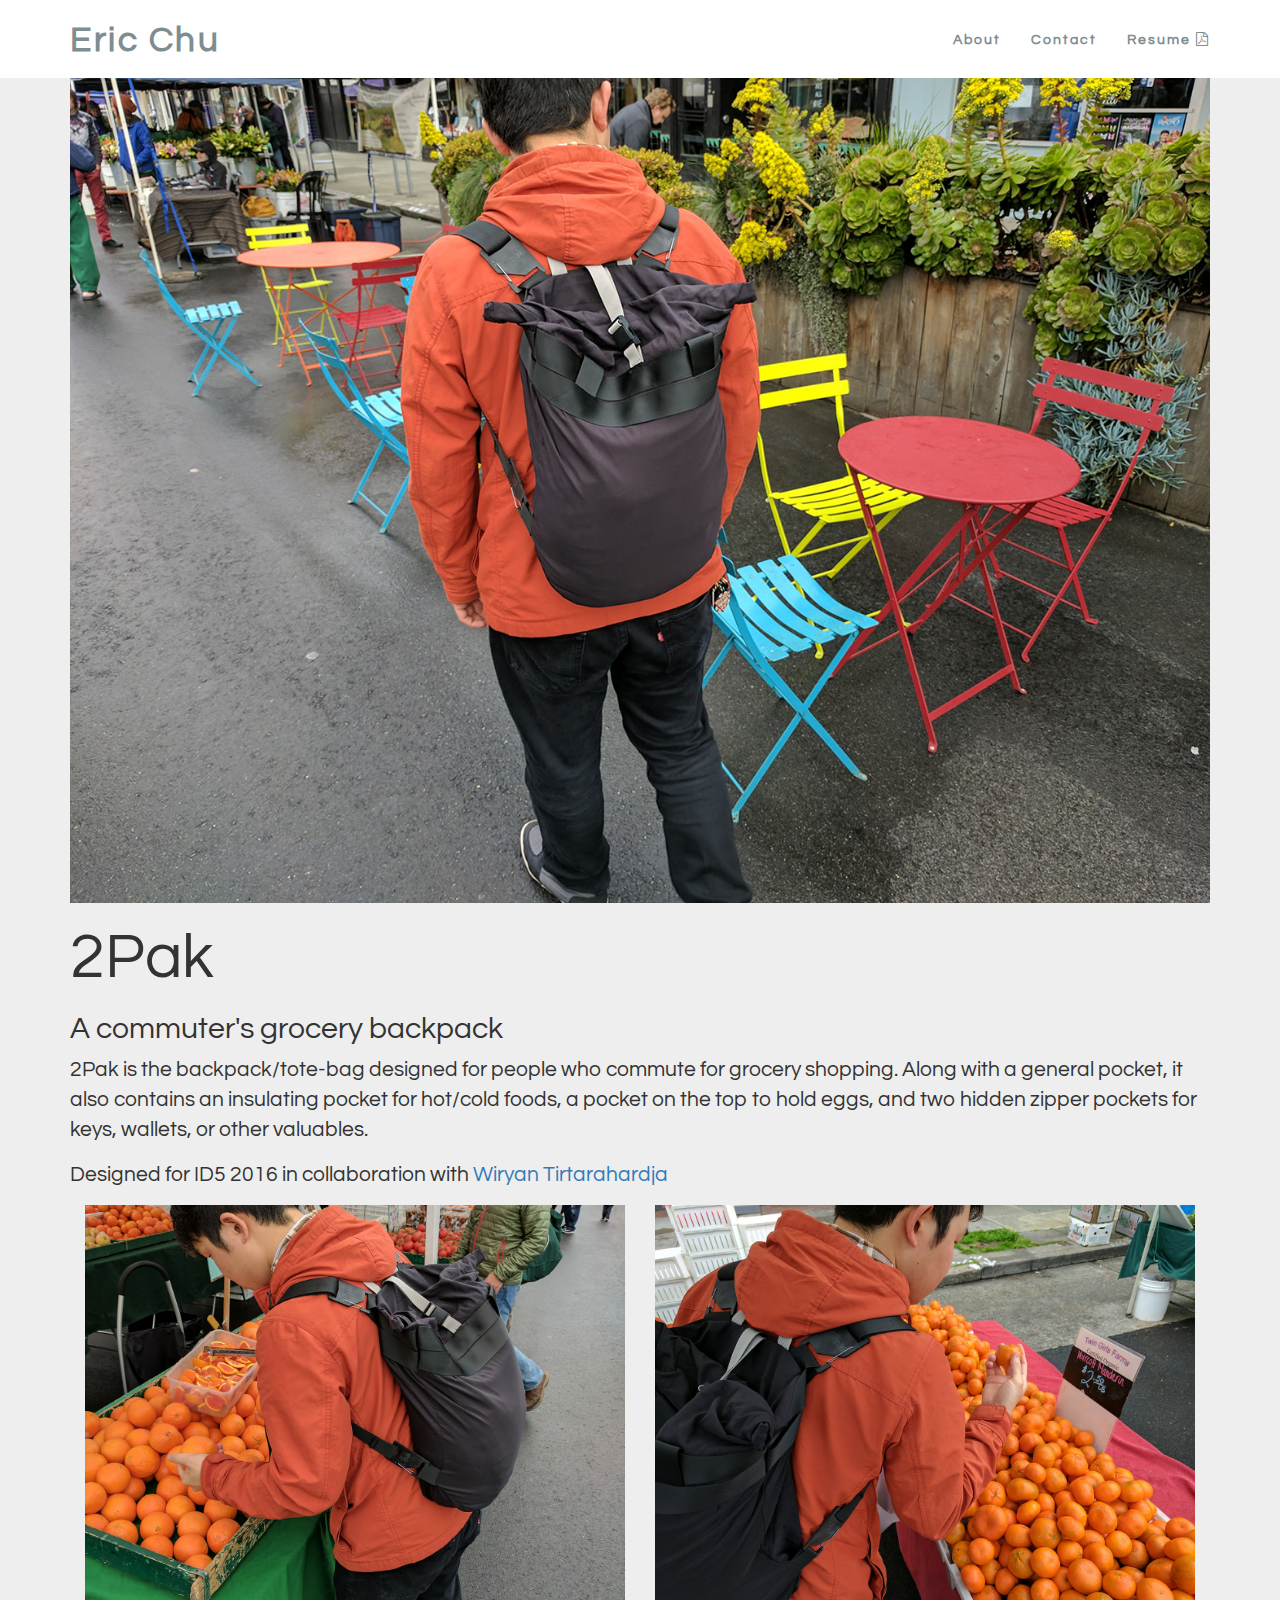
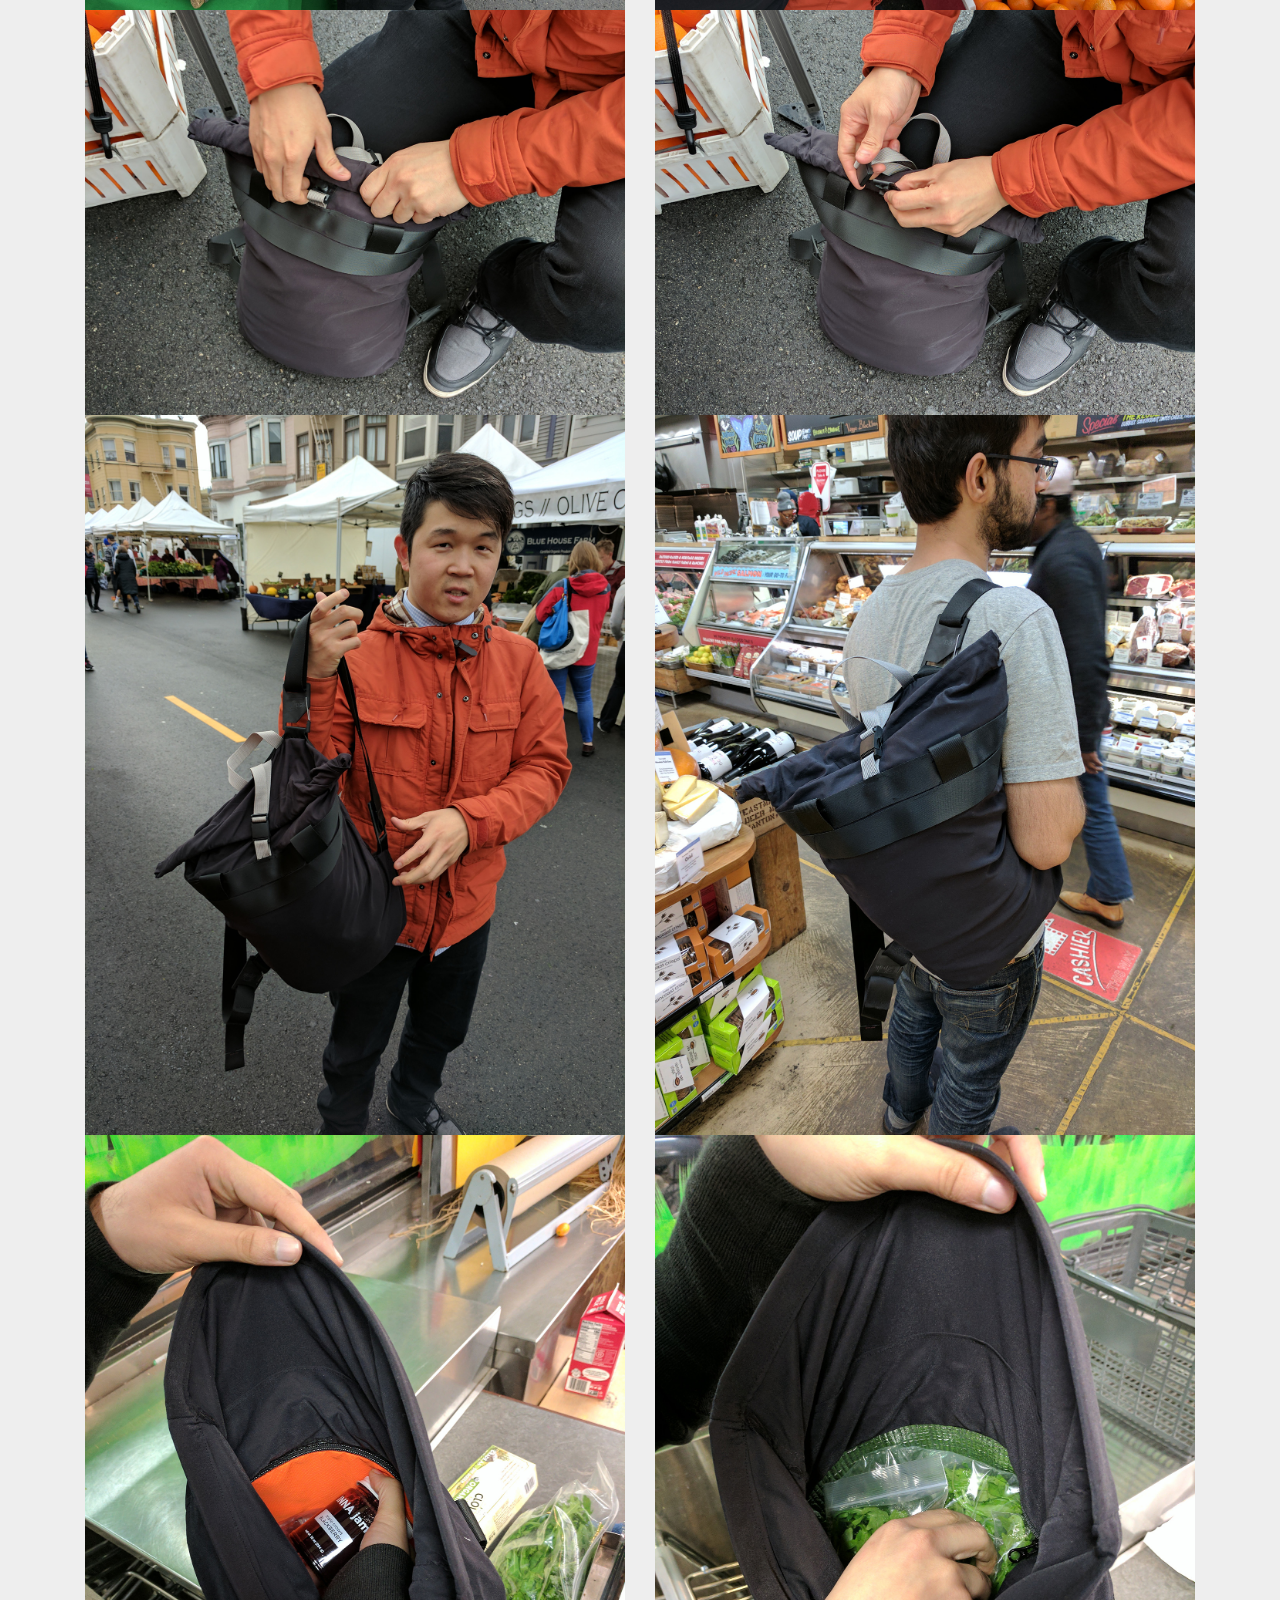
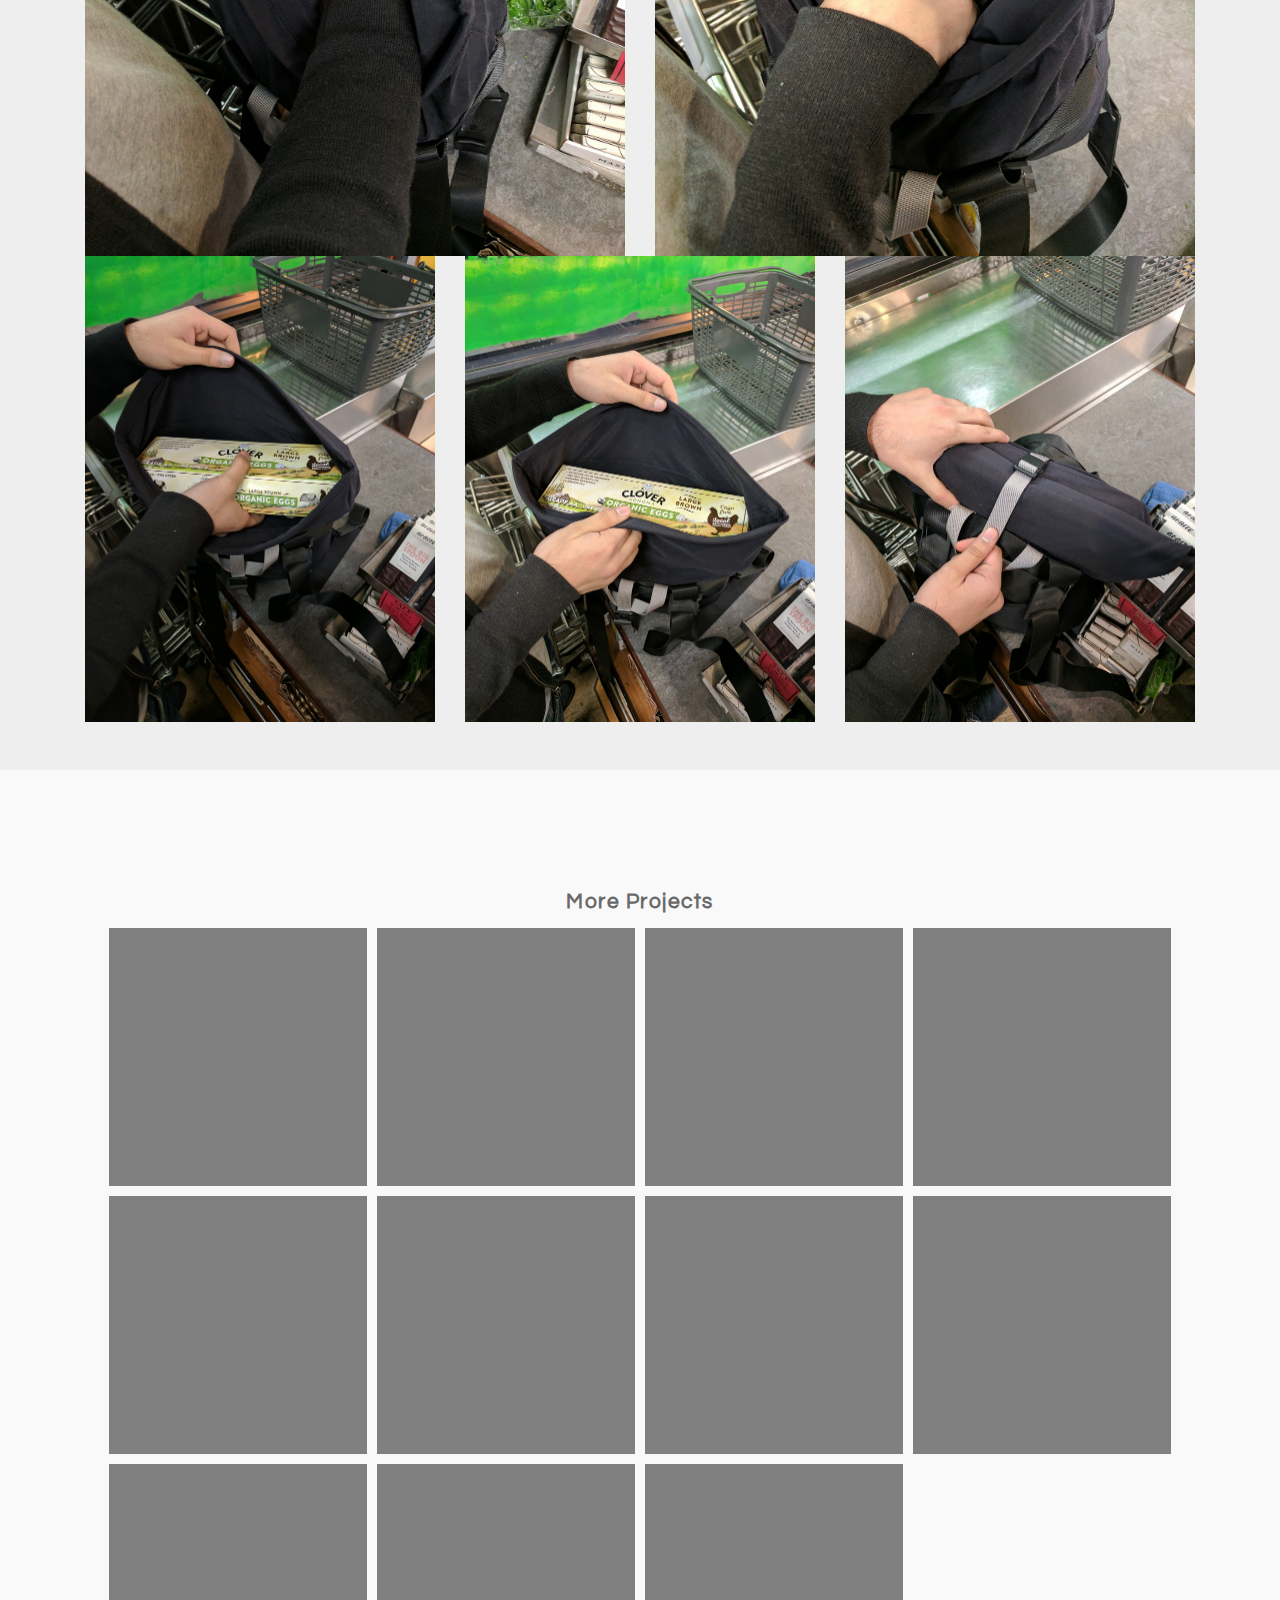
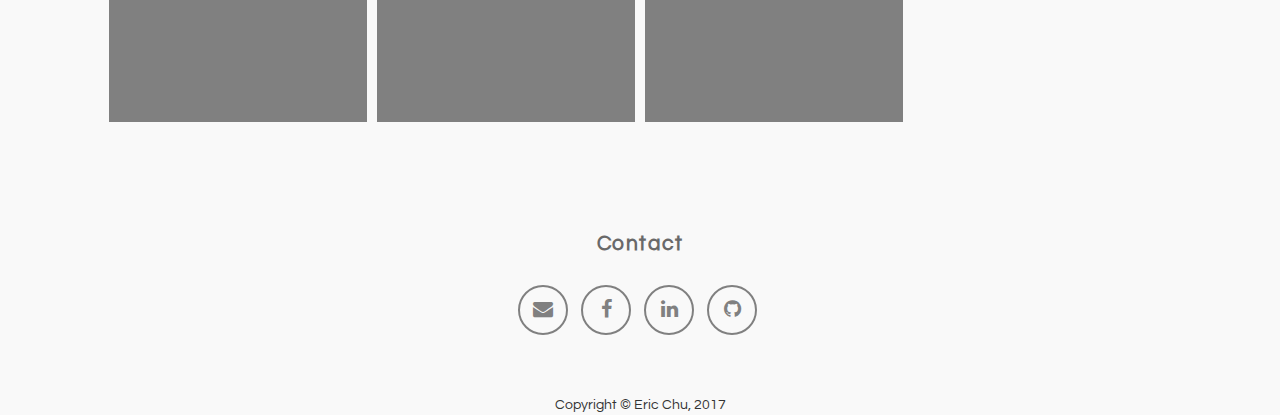
<file: 2Pak.html>
<!DOCTYPE html>
<html lang="en">

  <!-- START HEAD -->  
<head>
    <meta charset="utf-8">
    <meta http-equiv="X-UA-Compatible" content="IE=edge">
    <meta name="viewport" content="width=device-width, initial-scale=1">
    <meta name="description" content="">
    <meta name="author" content="Eric Chu">
    <!-- The above 3 meta tags *must* come first in the head; any other head content must come *after* these tags -->
    <title>2Pak - Eric Chu</title>

    <!-- Bootstrap -->
    <link href="css/bootstrap.min.css" rel="stylesheet">
    <link href="css/personal.css" rel="stylesheet">
    <link href="https://fonts.googleapis.com/css?family=Questrial" rel="stylesheet">
    <link rel="stylesheet" href="https://maxcdn.bootstrapcdn.com/font-awesome/4.4.0/css/font-awesome.min.css">
    <!-- HTML5 Shim and Respond.js IE8 support of HTML5 elements and media queries -->
    <!-- WARNING: Respond.js doesn't work if you view the page via file:// -->
    <!--[if lt IE 9]>
      <script src="https://oss.maxcdn.com/html5shiv/3.7.2/html5shiv.min.js"></script>
      <script src="https://oss.maxcdn.com/respond/1.4.2/respond.min.js"></script>
    <![endif]-->
</head>

<!-- START BODY -->
<body id="pagetop">

    <!-- Navigation -->
    <nav class="navbar navbar-fixed-top navbar-custom" role="navigation">
        <div class="container">
            <!-- Brand and toggle get grouped for better mobile display -->
            <div class="navbar-header">
                <button type="button" class="navbar-toggle collapsed" data-toggle="collapse" data-target="#bs-example-navbar-collapse-1">
                    <span class="sr-only">Toggle navigation</span>
                    <span class="icon-bar"></span>
                    <span class="icon-bar"></span>
                    <span class="icon-bar"></span>
                </button>
                <a class="navbar-brand" href="index.html">Eric Chu</a>
            </div>
            <!-- Collect the nav links, forms, and other content for toggling -->
            <div class="collapse navbar-collapse" id="bs-example-navbar-collapse-1">
                <ul class="nav navbar-nav navbar-right">
                    <li>
                        <a href="index.html#about">About</a> 
                    </li>
                    <li>
                        <a href="#contact">Contact</a>
                    </li>
                    <li>
                        <a href="files/Eric Chu - Industrial Design Resume.pdf">Resume <i class="fa fa-file-pdf-o" aria-hidden="true"></i></a> 
                    </li>
                </ul>
            </div>
            <!-- /.navbar-collapse -->
        </div>
        <!-- /.container -->
    </nav>
    

    <!-- Page Content --> 
    <div class="jumbotron">
        <div class="container">
            <img class="img-responsive" src="img/2PakHero.jpg">
            <h1>2Pak</h1>
            <h2>A commuter's grocery backpack</h2>
            <p>
                2Pak is the backpack/tote-bag designed for people who commute for grocery shopping. Along with a general pocket, it also contains an insulating pocket for hot/cold foods, a pocket on the top to hold eggs, and two hidden zipper pockets for keys, wallets, or other valuables. 
            </p>
            <p>
                Designed for ID5 2016 in collaboration with <a href="http://www.wiryantirta.com/">Wiryan Tirtarahardja</a>
            </p>
            <img class="col-md-6 col-xs-6 img-responsive img-pad img-pad-right" src="img/2Pak1.jpg">
            <img class="col-md-6 col-xs-6 img-responsive img-pad img-pad-left" src="img/2Pak2.jpg">
            <img class="col-md-6 col-xs-6 img-responsive img-pad img-pad-right" src="img/2Pak3.jpg">
            <img class="col-md-6 col-xs-6 img-responsive img-pad img-pad-left" src="img/2Pak4.jpg">
            <img class="col-md-6 col-xs-6 img-responsive img-pad img-pad-right" src="img/2Pak5.jpg">
            <img class="col-md-6 col-xs-6 img-responsive img-pad img-pad-left" src="img/2Pak6.jpg">
            <img class="col-md-6 col-xs-6 img-responsive img-pad img-pad-right" src="img/2Pak7.jpg">
            <img class="col-md-6 col-xs-6 img-responsive img-pad img-pad-left" src="img/2Pak8.jpg">
           
            <img class="col-md-4 col-xs-4 img-responsive img-pad-right " src="img/2Pak9.jpg">
            <img class="col-md-4 col-xs-4 img-responsive img-pad-mid" src="img/2Pak10.jpg">
            <img class="col-md-4 col-xs-4 img-responsive img-pad-left" src="img/2Pak11.jpg">
         

            
        </div>
    </div>

    
<!-- 
    <section>
        <div class="container container-pad">
            <div class="row">
                <div class="col-lg-12 text-center">
                    <h1 id="Projects">
                        Xbox One Controller Rendering Exercise
                    </h1>
                </div>
            </div>
            <div class="col-lg-12 container">
                <img class="img-responsive" src="img/XboxOneControllerHero.jpg">
            </div>
        </div>
    </section>

 -->
    <!-- Grid -->
    <section>
    <div class="container container-pad">
        <!-- Grid Title -->
        <div class="row">
            <div class="col-lg-12 text-center">
                <h2 id="Projects">
                    More Projects
                </h2>
            </div>
        </div>
        <!-- Grid Begins -->
        <div class="row">
            <div class="col-sm-3 col-xs-6 grid-item">
                <div class="hovereffect">
                    <a href="AdaptiveShoes.html">
                        <img class="img-responsive" src="img/AdaptiveShoesGrid.jpg" alt="">
                        <div class="overlay">
                            <h2>Adaptive Shoes</h2>
                            <p> 
                                The fusion of 3D printing and shoes
                            </p> 
                        </div>
                    </a>
                </div>
            </div>
            <div class="col-sm-3 col-xs-6 grid-item">
                <div class="hovereffect">
                    <a href="LADR LADR.html">
                        <img class="img-responsive" src="img/LADRLADRGrid.jpg" alt="">
                        <div class="overlay">
                        <h2>LADR LADR</h2>
                            <p> 
                                Vermicomposting ladder planter
                            </p> 
                        </div>
                    </a>
                </div>
            </div>
            <div class="col-sm-3 col-xs-6 grid-item">
                <div class="hovereffect">
                    <a href="2Pak.html">
                        <img class="img-responsive" src="img/2PakGrid.jpg" alt="">
                        <div class="overlay">
                        <h2>2Pak</h2>
                            <p> 
                                A commuter's grocery backpack 
                            </p> 
                        </div>
                    </a>
                </div>
            </div>
            <div class="col-sm-3 col-xs-6 grid-item">
                <div class="hovereffect">
                    <a href="HeroPak.html">
                        <img class="img-responsive" src="img/HeroPakGrid.jpg" alt="">
                        <div class="overlay">
                        <h2>Camelbak Hero Pak</h2>
                            <p> 
                                Emergency water filtration backpack system for earthquake survivors
                            </p> 
                        </div>
                    </a>
                </div>
            </div>
            <div class="col-sm-3 col-xs-6 grid-item">
                <div class="hovereffect">
                    <a href="Onigiri.html">
                        <img class="img-responsive" src="img/OnigiriGrid.jpg" alt="">
                        <div class="overlay">
                        <h2>Onigiri</h2>
                            <p> 
                                Vending machine for onigiri's, a popular Japanese snack
                            </p> 
                        </div>
                    </a>
                </div>
            </div>
            <div class="col-sm-3 col-xs-6 grid-item">
                <div class="hovereffect">
                    <a href="ConicCutlery.html">
                        <img class="img-responsive" src="img/ConicCutleryGrid.jpg" alt="">
                        <div class="overlay">
                        <h2>Conic Cutlery Set</h2>
                            <p> 
                                Wall-mounted stainless steel cutlery set with chopping board
                            </p>  
                        </div>
                    </a>
                </div>
            </div>
            <div class="col-sm-3 col-xs-6 grid-item">
                <div class="hovereffect">
                    <a href="OtherYo.html">
                        <img class="img-responsive" src="img/OtherYoGrid.jpg
                        " alt="">
                        <div class="overlay">
                        <h2>OtherYo</h2>
                            <p> 
                                CNC milled yoyo made on the OtherMill
                            </p>  
                        </div>
                    </a>
                </div>
            </div>
            <div class="col-sm-3 col-xs-6 grid-item">
                <div class="hovereffect">
                    <a href="SmallComfyChair.html">
                        <img class="img-responsive" src="img/ComfyChairGrid.jpg" alt="">
                        <div class="overlay">
                        <h2>Small Comfy Chair</h2>
                            <p> 
                                $24 Lasercut plywood chair
                            </p>  
                        </div>
                    </a>
                </div>
            </div>
            <div class="col-sm-3 col-xs-6 grid-item">
                <div class="hovereffect">
                    <a href="Sake.html">
                        <img class="img-responsive" src="img/SakeGrid.jpg" alt="">
                        <div class="overlay">
                        <h2>Sake: Unfiltered</h2>
                            <p> 
                                Sake packaging
                            </p>  
                        </div>
                    </a>
                </div>
            </div>
            <div class="col-sm-3 col-xs-6 grid-item">
                <div class="hovereffect">
                    <a href="DamaxionTea.html">
                        <img class="img-responsive" src="img/TeaGrid.jpg" alt="">
                        <div class="overlay">
                        <h2>Damaxion Tea</h2>
                            <p> 
                                Tea packaging inspired by Buckminster Fuller's works
                            </p>  
                        </div>
                    </a>
                </div>
            </div>
            <!-- <div class="col-sm-3 col-xs-6 grid-item">
                <div class="hovereffect">
                    <a href="SphereCam.html">
                        <img class="img-responsive" src="img/SphereCamGrid.jpg" alt="">
                        <div class="overlay">
                        <h2>FlipFlap</h2>
                            <p> 
                                Personal drone camera for outdoor enthusiasts
                            </p>  
                        </div>
                    </a>
                </div>
            </div> -->
            <div class="col-sm-3 col-xs-6 grid-item">
                <div class="hovereffect">
                    <a href="XboxOneControllerRender.html">
                        <img class="img-responsive" src="img/XboxOneControllerGrid.jpg" alt="">
                        <div class="overlay">
                        <h2>Xbox One Controller Render</h2>
                            <p> 
                                Solidworks 3D modeling exercise
                            </p>  
                        </div>
                    </a>
                </div>
            </div>
        </div>   
    </div>
    </section>


    <!-- About Section -->
    <section class="about">
        <div class="container">
            <div class="row">
                <div id="contact" class="col-lg-12 text-center">
                    <h2>Contact</h2>
                    <ul class="list-inline">
                        <li>
                            <a href="mailto:eric@ericchu.design" class="btn-social btn-outline"><i class="fa fa-envelope" aria-hidden="true"></i></a>
                        </li>
                        <li>
                            <a href="https://www.facebook.com/YoChu" class="btn-social btn-outline"><i class="fa fa-facebook"></i></a>
                        </li>
                        <li>
                            <a href="https://www.linkedin.com/in/yochu" class="btn-social btn-outline"><i class="fa fa-linkedin"></i></a>
                        </li>
                        <li>
                            <a href="https://github.com/yochu" class="btn-social btn-outline"><i class="fa fa-github"></i></a>
                        </li>
                    </ul>
                </div>
            </div>
        </div>
    </section>


    <!-- Footer -->
    <footer class="text-center">
        <div class="footer-below">
            <div class="container">
                <div class="row">
                    <div class="col-md-12">
                        Copyright &copy; Eric Chu, 2017
                    </div>
                </div>
            </div>
        </div>
    </footer>

    

    <!-- jQuery (necessary for Bootstrap's JavaScript plugins) -->
    <script src="https://ajax.googleapis.com/ajax/libs/jquery/1.12.4/jquery.min.js"></script>
    <!-- Include all compiled plugins (below), or include individual files as needed -->
    <script src="js/bootstrap.min.js"></script>
  </body>
</html>
</file>
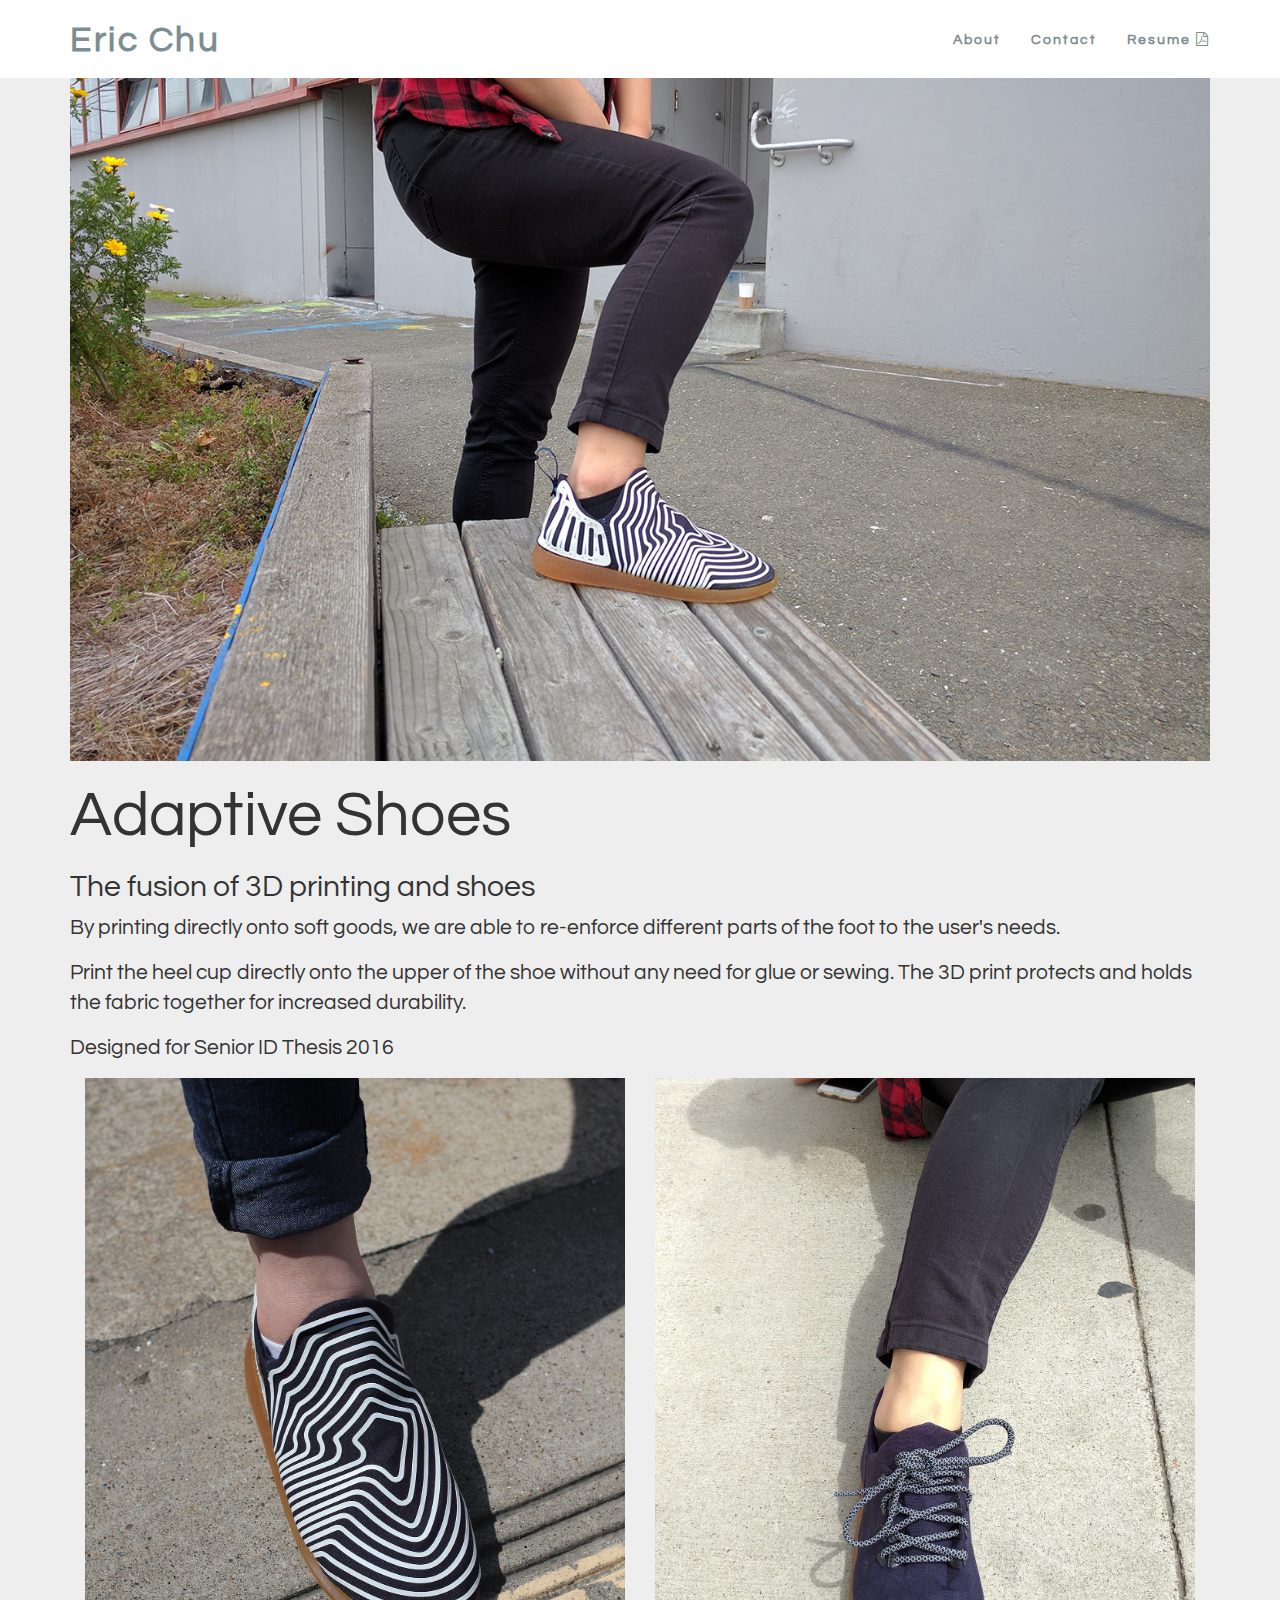
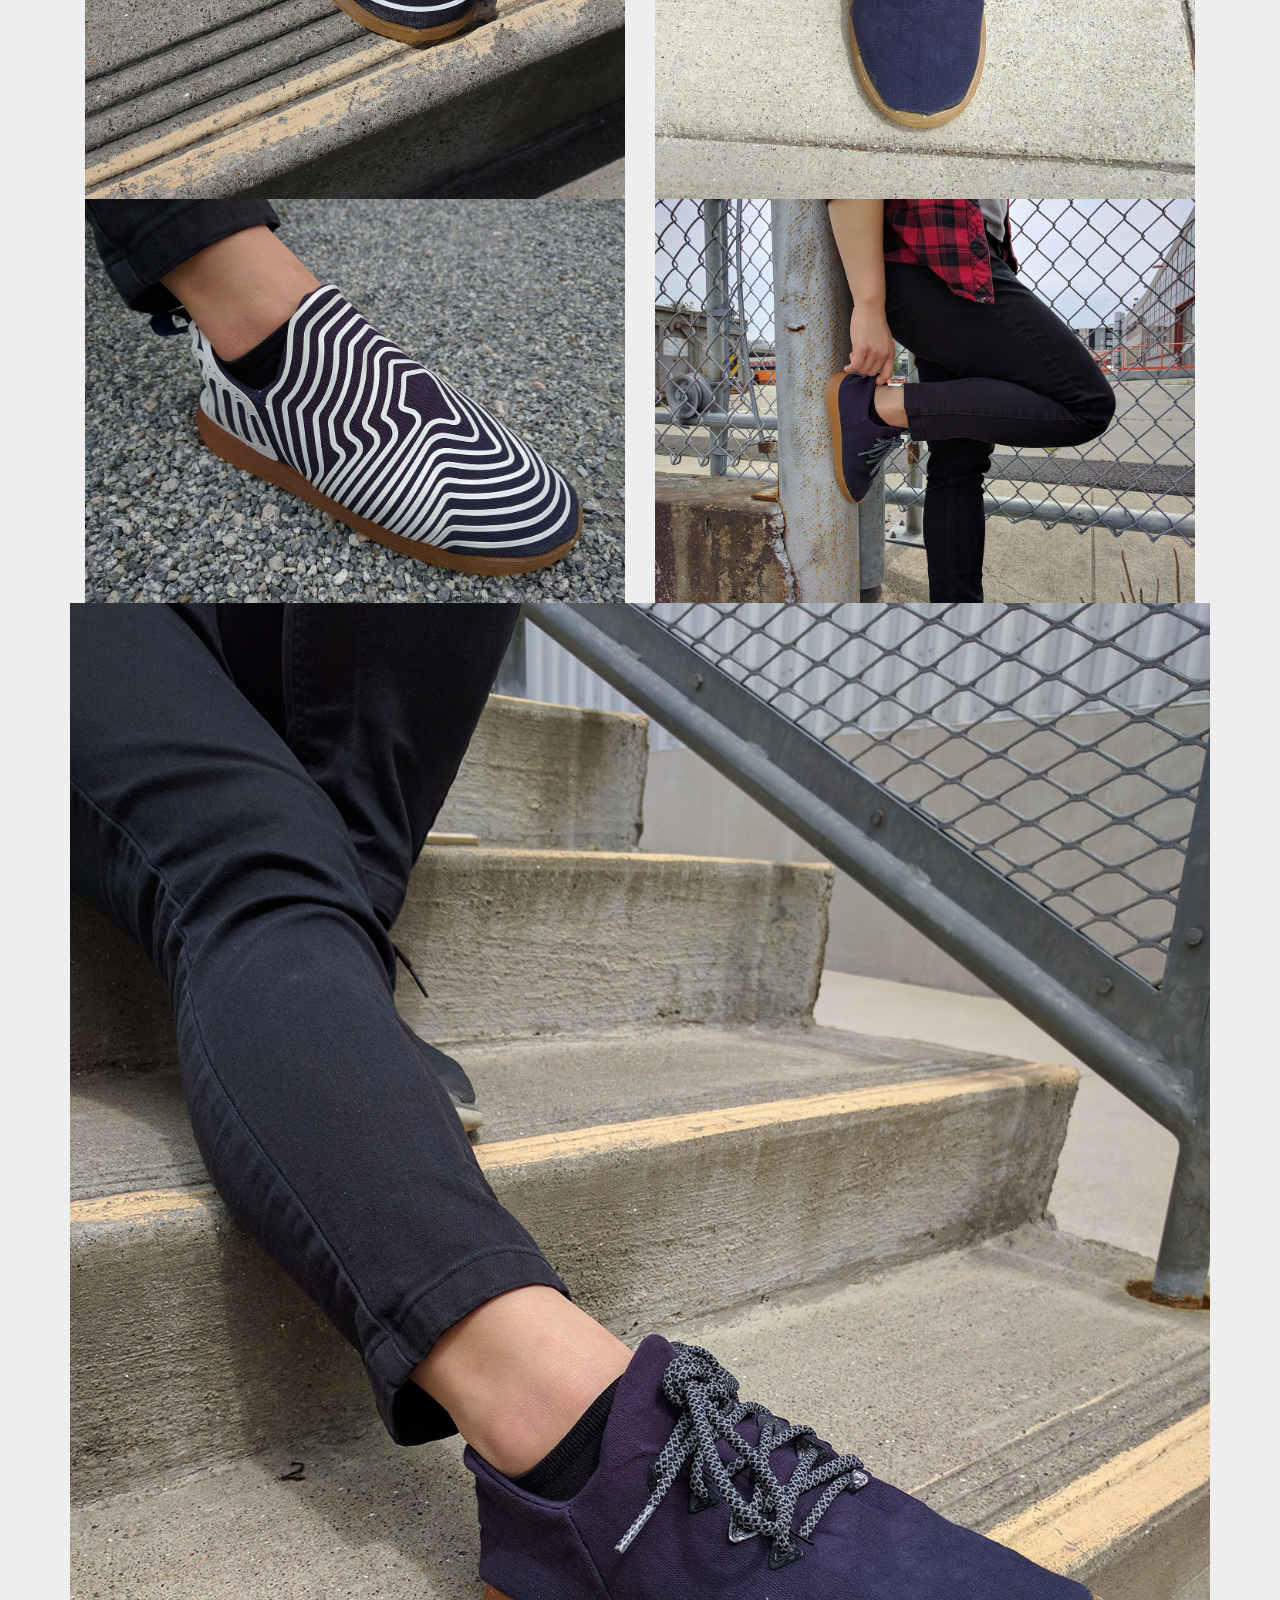
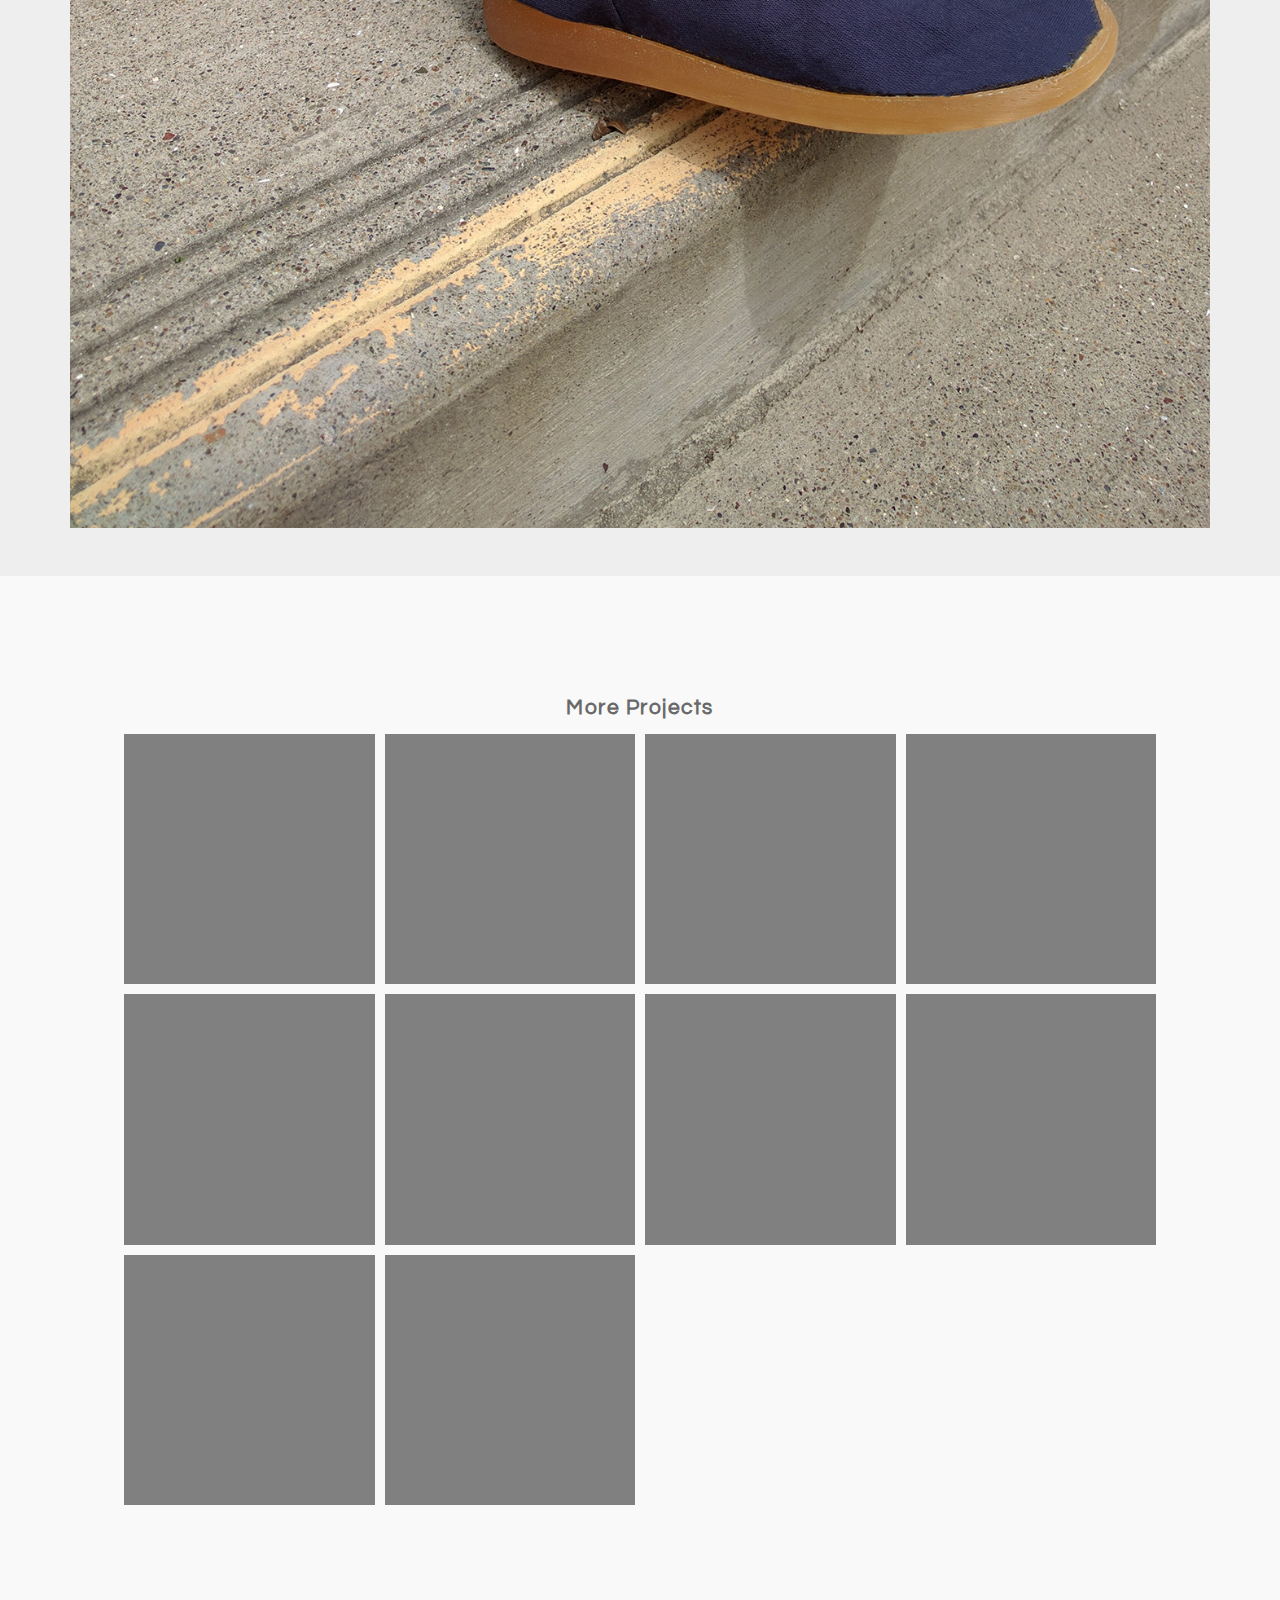
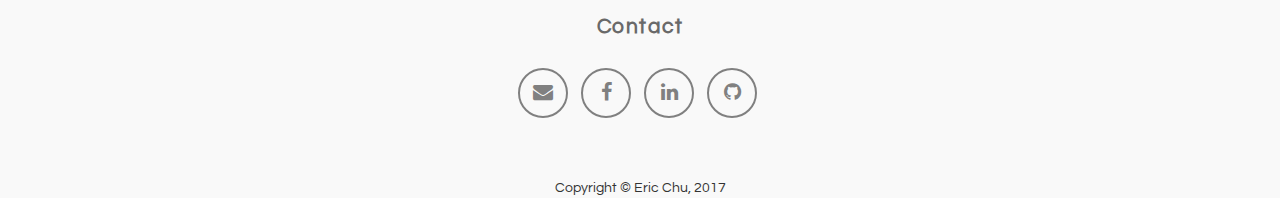
<file: AdaptiveShoes.html>
<!DOCTYPE html>
<html lang="en">

  <!-- START HEAD -->  
<head>
    <meta charset="utf-8">
    <meta http-equiv="X-UA-Compatible" content="IE=edge">
    <meta name="viewport" content="width=device-width, initial-scale=1">
    <meta name="description" content="">
    <meta name="author" content="Eric Chu">
    <!-- The above 3 meta tags *must* come first in the head; any other head content must come *after* these tags -->
    <title>Adaptive Shoes - Eric Chu</title>

    <!-- Bootstrap -->
    <link href="css/bootstrap.min.css" rel="stylesheet">
    <link href="css/personal.css" rel="stylesheet">
    <link href="https://fonts.googleapis.com/css?family=Questrial" rel="stylesheet">
    <link rel="stylesheet" href="https://maxcdn.bootstrapcdn.com/font-awesome/4.4.0/css/font-awesome.min.css">
    <!-- HTML5 Shim and Respond.js IE8 support of HTML5 elements and media queries -->
    <!-- WARNING: Respond.js doesn't work if you view the page via file:// -->
    <!--[if lt IE 9]>
      <script src="https://oss.maxcdn.com/html5shiv/3.7.2/html5shiv.min.js"></script>
      <script src="https://oss.maxcdn.com/respond/1.4.2/respond.min.js"></script>
    <![endif]-->
</head>

<!-- START BODY -->
<body id="pagetop">

    <!-- Navigation -->
    <nav class="navbar navbar-fixed-top navbar-custom" role="navigation">
        <div class="container">
            <!-- Brand and toggle get grouped for better mobile display -->
            <div class="navbar-header">
                <button type="button" class="navbar-toggle collapsed" data-toggle="collapse" data-target="#bs-example-navbar-collapse-1">
                    <span class="sr-only">Toggle navigation</span>
                    <span class="icon-bar"></span>
                    <span class="icon-bar"></span>
                    <span class="icon-bar"></span>
                </button>
                <a class="navbar-brand" href="index.html">Eric Chu</a>
            </div>
            <!-- Collect the nav links, forms, and other content for toggling -->
            <div class="collapse navbar-collapse" id="bs-example-navbar-collapse-1">
                <ul class="nav navbar-nav navbar-right">
                    <li>
                        <a href="index.html#about">About</a> 
                    </li>
                    <li>
                        <a href="#contact">Contact</a>
                    </li>
                    <li>
                        <a href="files/Eric Chu - Industrial Design Resume.pdf">Resume <i class="fa fa-file-pdf-o" aria-hidden="true"></i></a> 
                    </li>
                </ul>
            </div>
            <!-- /.navbar-collapse -->
        </div>
        <!-- /.container -->
    </nav>
    

    <!-- Page Content --> 
    <div class="jumbotron">
        <div class="container">
            <img class="img-responsive" src="img/ShoeHero.jpg">
            <h1>Adaptive Shoes</h1>
            <h2>The fusion of 3D printing and shoes</h2>
            <p>By printing directly onto soft goods, we are able to re-enforce different parts of the foot to the user's needs. </p>


            <p>Print the heel cup directly onto the upper of the shoe without any need for glue or sewing. The 3D print protects and holds the fabric together for increased durability. </p>

            <p>Designed for Senior ID Thesis 2016</p>
            <img class="col-md-6 col-xs-6 img-responsive img-pad img-pad-right" src="img/Shoe1.jpg">
            <img class="col-md-6 col-xs-6 img-responsive img-pad img-pad-left" src="img/Shoe2.jpg">
            <img class="col-md-6 col-xs-6 img-responsive img-pad img-pad-right" src="img/Shoe3.jpg">
            <img class="col-md-6 col-xs-6 img-responsive img-pad img-pad-left" src="img/Shoe4.jpg">
            <img class="img-responsive img-pad" src="img/Shoe5.jpg">

            
        </div>
    </div>

    
<!-- 
    <section>
        <div class="container container-pad">
            <div class="row">
                <div class="col-lg-12 text-center">
                    <h1 id="Projects">
                        Xbox One Controller Rendering Exercise
                    </h1>
                </div>
            </div>
            <div class="col-lg-12 container">
                <img class="img-responsive" src="img/XboxOneControllerHero.jpg">
            </div>
        </div>
    </section>

 -->
    <!-- Grid -->
    <section>
    <div class="container container-pad">
        <!-- Grid Title -->
        <div class="row">
            <div class="col-lg-12 text-center">
                <h2 id="Projects">
                    More Projects
                </h2>
            </div>
        </div>
        <!-- Grid Begins -->

            <div class="col-sm-3 col-xs-6 grid-item">
                <div class="hovereffect">
                    <a href="LADR LADR.html">
                        <img class="img-responsive" src="img/LADRLADRGrid.jpg" alt="">
                        <div class="overlay">
                        <h2>LADR LADR</h2>
                            <p> 
                                Worm composting ladder planter
                            </p> 
                        </div>
                    </a>
                </div>
            </div>
            <div class="col-sm-3 col-xs-6 grid-item">
                <div class="hovereffect">
                    <a href="2Pak.html">
                        <img class="img-responsive" src="img/2PakGrid.jpg" alt="">
                        <div class="overlay">
                        <h2>2Pak</h2>
                            <p> 
                                A commuter's grocery backpack 
                            </p> 
                        </div>
                    </a>
                </div>
            </div>
            <div class="col-sm-3 col-xs-6 grid-item">
                <div class="hovereffect">
                    <a href="HeroPak.html">
                        <img class="img-responsive" src="img/HeroPakGrid.jpg" alt="">
                        <div class="overlay">
                        <h2>Camelbak Hero Pak</h2>
                            <p> 
                                Emergency water filtration backpack system for earthquake survivors
                            </p> 
                        </div>
                    </a>
                </div>
            </div>
            <div class="col-sm-3 col-xs-6 grid-item">
                <div class="hovereffect">
                    <a href="Onigiri.html">
                        <img class="img-responsive" src="img/OnigiriGrid.jpg" alt="">
                        <div class="overlay">
                        <h2>Onigiri</h2>
                            <p> 
                                Vending machine for onigiri's, a popular Japanese snack
                            </p> 
                        </div>
                    </a>
                </div>
            </div>
            <div class="col-sm-3 col-xs-6 grid-item">
                <div class="hovereffect">
                    <a href="ConicCutlery.html">
                        <img class="img-responsive" src="img/ConicCutleryGrid.jpg" alt="">
                        <div class="overlay">
                        <h2>Conic Cutlery Set</h2>
                            <p> 
                                Wall-mounted stainless steel cutlery set with chopping board
                            </p>  
                        </div>
                    </a>
                </div>
            </div>
            <div class="col-sm-3 col-xs-6 grid-item">
                <div class="hovereffect">
                    <a href="OtherYo.html">
                        <img class="img-responsive" src="img/OtherYoGrid.jpg
                        " alt="">
                        <div class="overlay">
                        <h2>OtherYo</h2>
                            <p> 
                                CNC milled yoyo made on the OtherMill
                            </p>  
                        </div>
                    </a>
                </div>
            </div>
            <div class="col-sm-3 col-xs-6 grid-item">
                <div class="hovereffect">
                    <a href="SmallComfyChair.html">
                        <img class="img-responsive" src="img/ComfyChairGrid.jpg" alt="">
                        <div class="overlay">
                        <h2>Small Comfy Chair</h2>
                            <p> 
                                $24 Lasercut plywood chair
                            </p>  
                        </div>
                    </a>
                </div>
            </div>
            <div class="col-sm-3 col-xs-6 grid-item">
                <div class="hovereffect">
                    <a href="Sake.html">
                        <img class="img-responsive" src="img/SakeGrid.jpg" alt="">
                        <div class="overlay">
                        <h2>Sake: Unfiltered</h2>
                            <p> 
                                Sake packaging
                            </p>  
                        </div>
                    </a>
                </div>
            </div>
            <div class="col-sm-3 col-xs-6 grid-item">
                <div class="hovereffect">
                    <a href="DamaxionTea.html">
                        <img class="img-responsive" src="img/TeaGrid.jpg" alt="">
                        <div class="overlay">
                        <h2>Damaxion Tea</h2>
                            <p> 
                                Tea packaging inspired by Buckminster Fuller's works
                            </p>  
                        </div>
                    </a>
                </div>
            </div>
            <!-- <div class="col-sm-3 col-xs-6 grid-item">
                <div class="hovereffect">
                    <a href="SphereCam.html">
                        <img class="img-responsive" src="img/SphereCamGrid.jpg" alt="">
                        <div class="overlay">
                        <h2>FlipFlap</h2>
                            <p> 
                                Personal drone camera for outdoor enthusiasts
                            </p>  
                        </div>
                    </a>
                </div>
            </div> -->
            <div class="col-sm-3 col-xs-6 grid-item">
                <div class="hovereffect">
                    <a href="XboxOneControllerRender.html">
                        <img class="img-responsive" src="img/XboxOneControllerGrid.jpg" alt="">
                        <div class="overlay">
                        <h2>Xbox One Controller Render</h2>
                            <p> 
                                Solidworks 3D modeling exercise
                            </p>  
                        </div>
                    </a>
                </div>
            </div>
        </div>   
    </div>
    </section>


    <!-- About Section -->
    <section class="about">
        <div class="container">
            <div class="row">
                <div id="contact" class="col-lg-12 text-center">
                    <h2>Contact</h2>
                    <ul class="list-inline">
                        <li>
                            <a href="mailto:eric@ericchu.design" class="btn-social btn-outline"><i class="fa fa-envelope" aria-hidden="true"></i></a>
                        </li>
                        <li>
                            <a href="https://www.facebook.com/YoChu" class="btn-social btn-outline"><i class="fa fa-facebook"></i></a>
                        </li>
                        <li>
                            <a href="https://www.linkedin.com/in/yochu" class="btn-social btn-outline"><i class="fa fa-linkedin"></i></a>
                        </li>
                        <li>
                            <a href="https://github.com/yochu" class="btn-social btn-outline"><i class="fa fa-github"></i></a>
                        </li>
                    </ul>
                </div>
            </div>
        </div>
    </section>


    <!-- Footer -->
    <footer class="text-center">
        <div class="footer-below">
            <div class="container">
                <div class="row">
                    <div class="col-md-12">
                        Copyright &copy; Eric Chu, 2017
                    </div>
                </div>
            </div>
        </div>
    </footer>

    

    <!-- jQuery (necessary for Bootstrap's JavaScript plugins) -->
    <script src="https://ajax.googleapis.com/ajax/libs/jquery/1.12.4/jquery.min.js"></script>
    <!-- Include all compiled plugins (below), or include individual files as needed -->
    <script src="js/bootstrap.min.js"></script>
  </body>
</html>
</file>
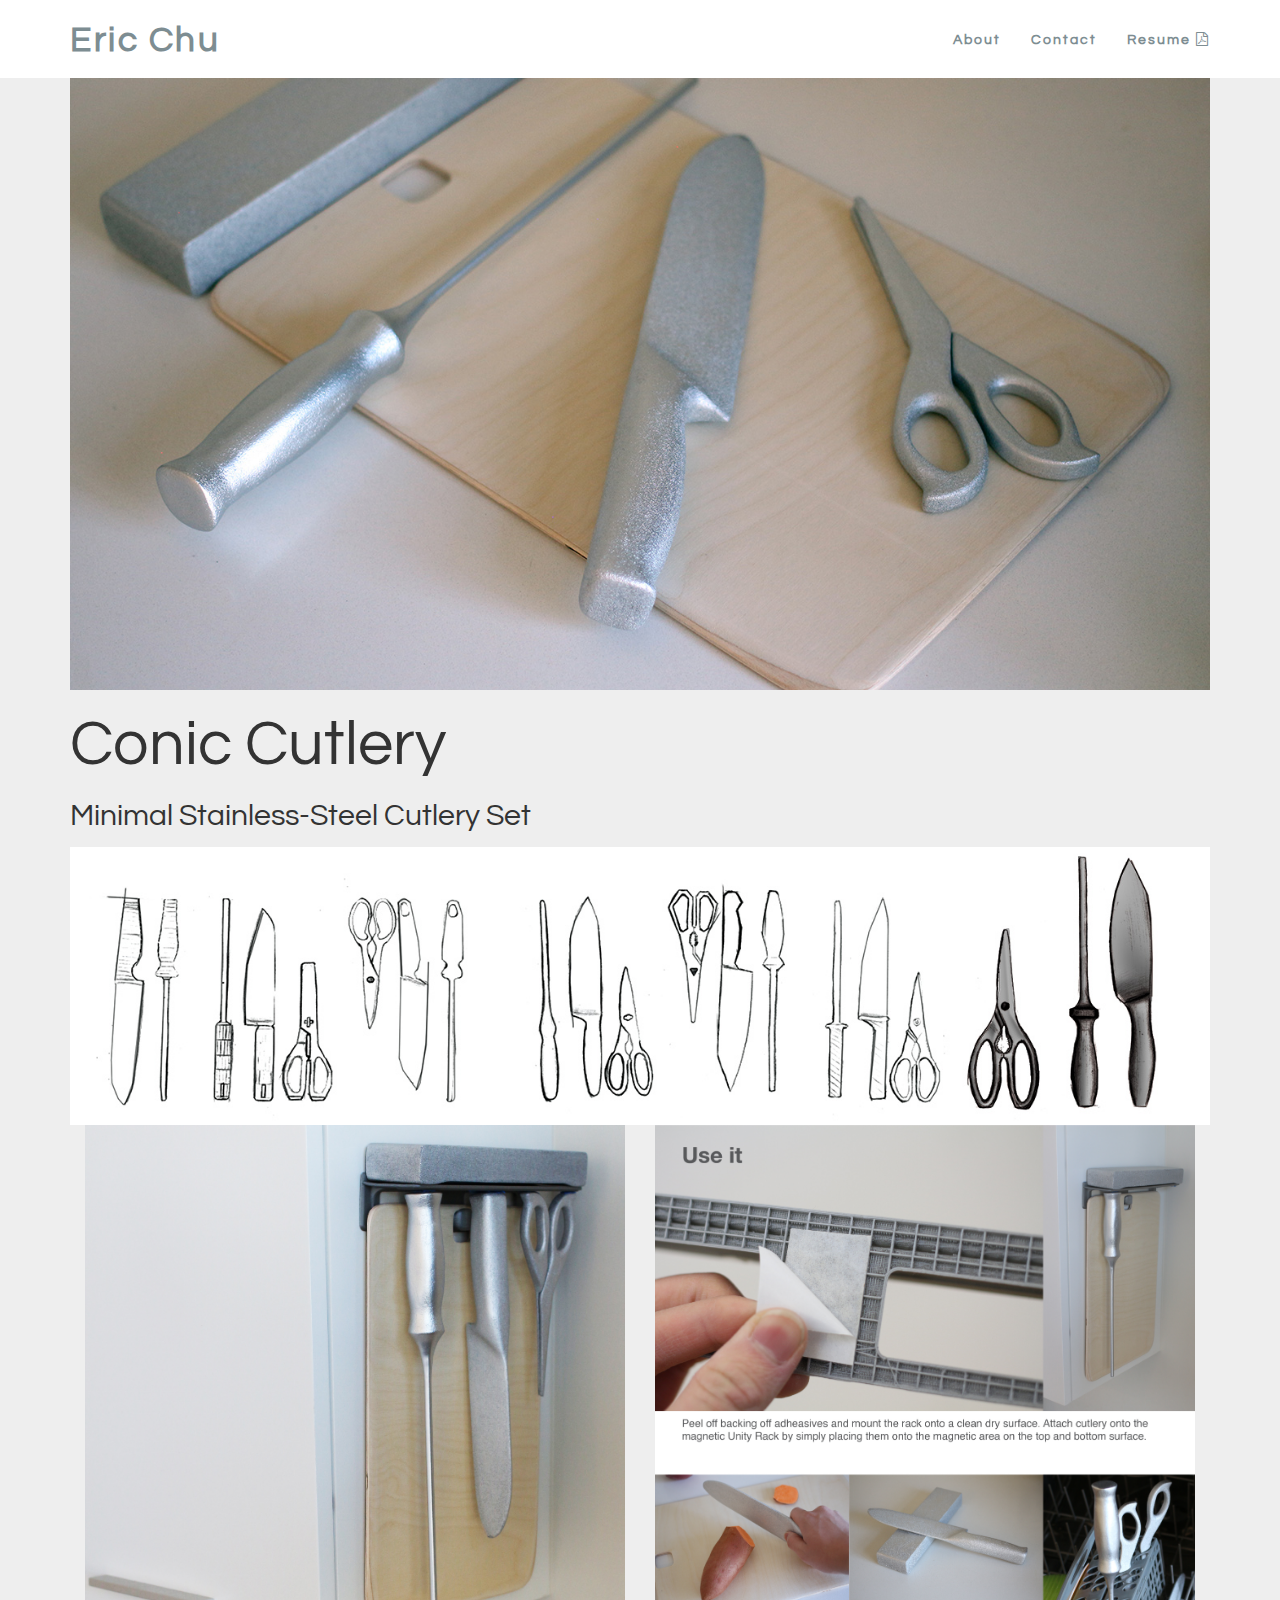
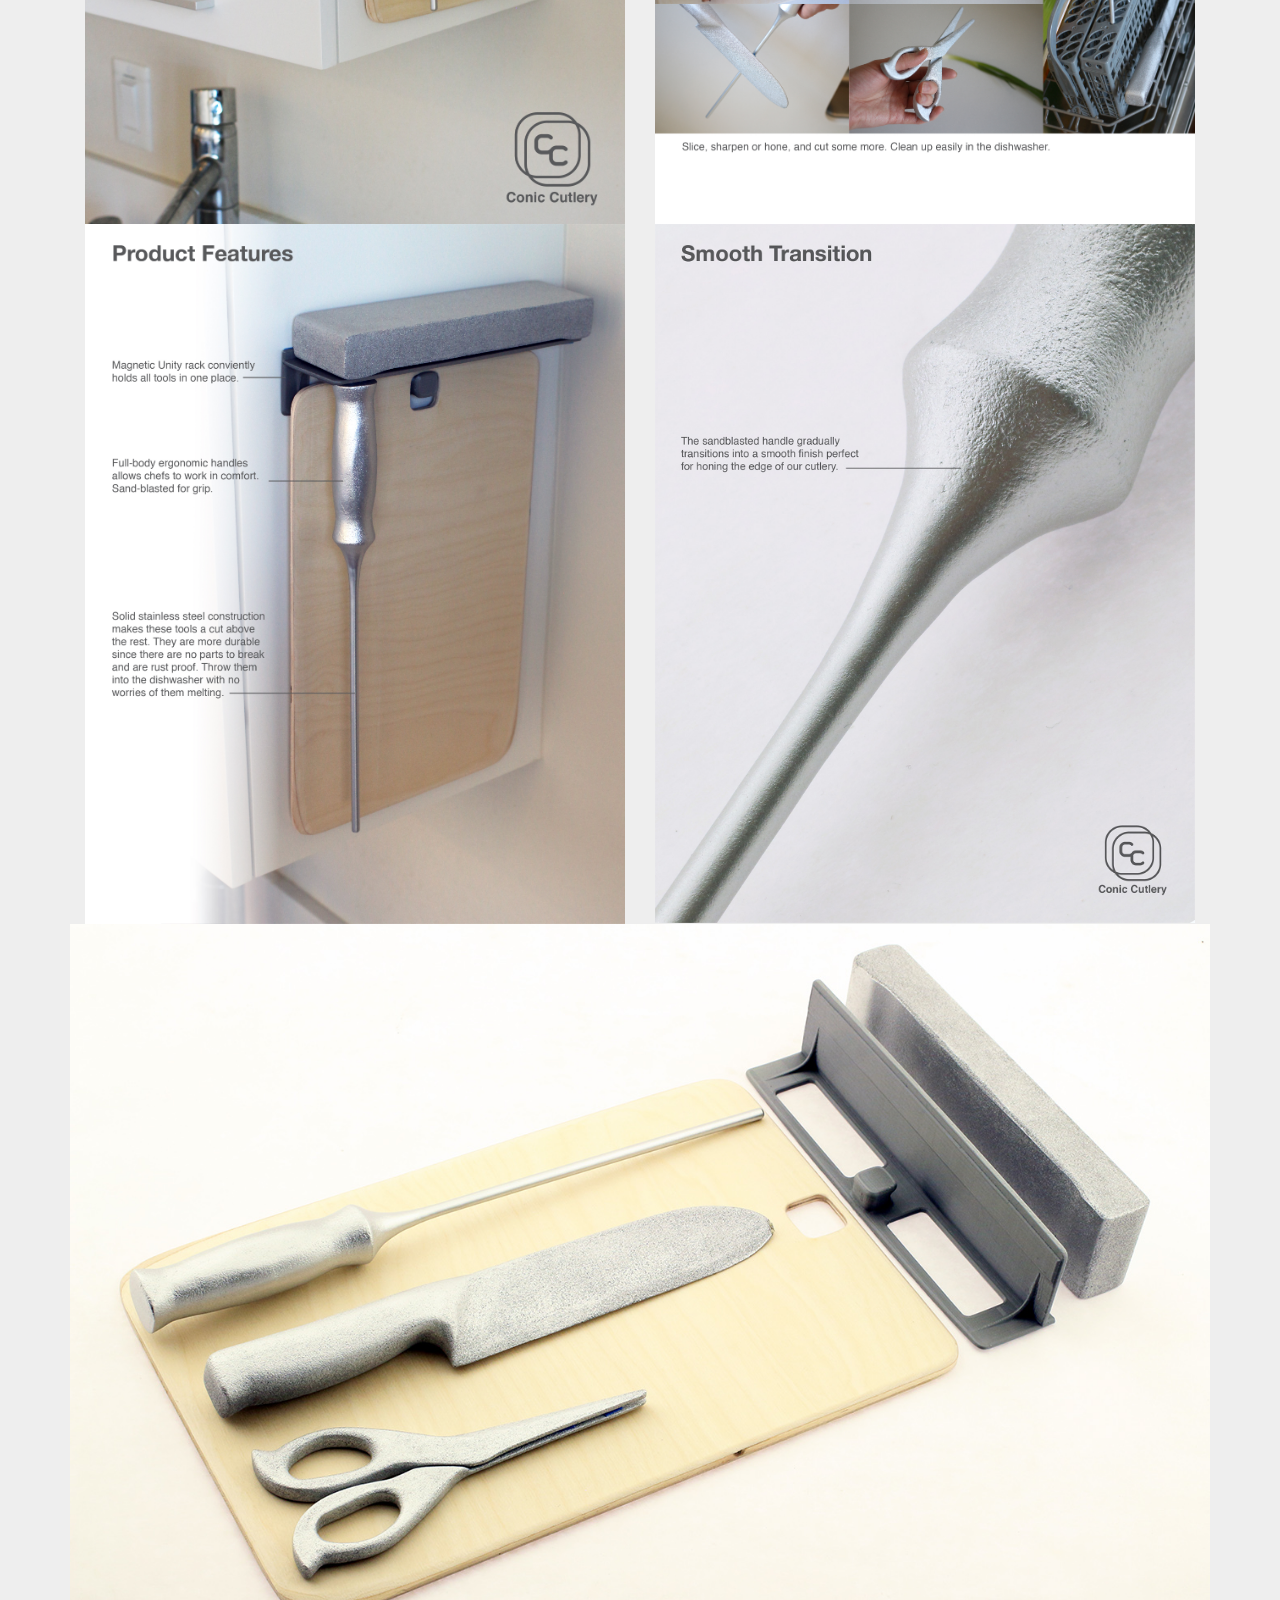
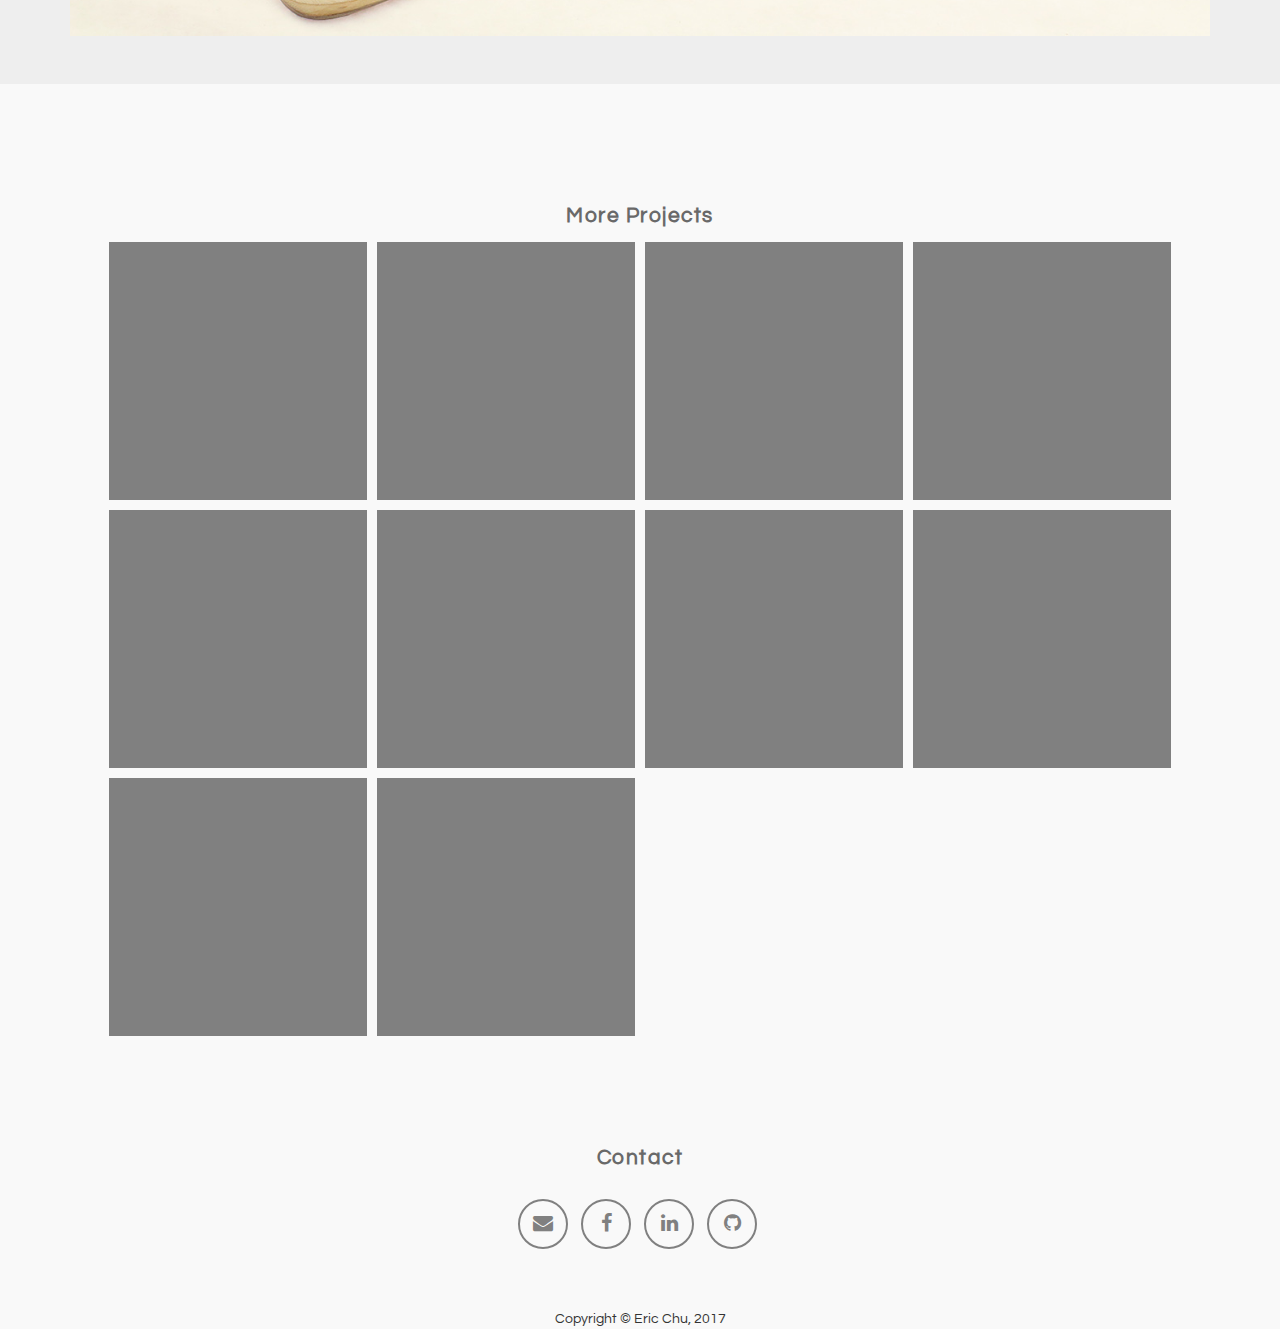
<file: ConicCutlery.html>
<!DOCTYPE html>
<html lang="en">

  <!-- START HEAD -->  
<head>
    <meta charset="utf-8">
    <meta http-equiv="X-UA-Compatible" content="IE=edge">
    <meta name="viewport" content="width=device-width, initial-scale=1">
    <meta name="description" content="">
    <meta name="author" content="Eric Chu">
    <!-- The above 3 meta tags *must* come first in the head; any other head content must come *after* these tags -->
    <title>Conic Cutlery - Eric Chu</title>

    <!-- Bootstrap -->
    <link href="css/bootstrap.min.css" rel="stylesheet">
    <link href="css/personal.css" rel="stylesheet">
    <link href="https://fonts.googleapis.com/css?family=Questrial" rel="stylesheet">
    <link rel="stylesheet" href="https://maxcdn.bootstrapcdn.com/font-awesome/4.4.0/css/font-awesome.min.css">
    <!-- HTML5 Shim and Respond.js IE8 support of HTML5 elements and media queries -->
    <!-- WARNING: Respond.js doesn't work if you view the page via file:// -->
    <!--[if lt IE 9]>
      <script src="https://oss.maxcdn.com/html5shiv/3.7.2/html5shiv.min.js"></script>
      <script src="https://oss.maxcdn.com/respond/1.4.2/respond.min.js"></script>
    <![endif]-->
</head>

<!-- START BODY -->
<body id="pagetop">

    <!-- Navigation -->
    <nav class="navbar navbar-fixed-top navbar-custom" role="navigation">
        <div class="container">
            <!-- Brand and toggle get grouped for better mobile display -->
            <div class="navbar-header">
                <button type="button" class="navbar-toggle collapsed" data-toggle="collapse" data-target="#bs-example-navbar-collapse-1">
                    <span class="sr-only">Toggle navigation</span>
                    <span class="icon-bar"></span>
                    <span class="icon-bar"></span>
                    <span class="icon-bar"></span>
                </button>
                <a class="navbar-brand" href="index.html">Eric Chu</a>
            </div>
            <!-- Collect the nav links, forms, and other content for toggling -->
            <div class="collapse navbar-collapse" id="bs-example-navbar-collapse-1">
                <ul class="nav navbar-nav navbar-right">
                    <li>
                        <a href="index.html#about">About</a> 
                    </li>
                    <li>
                        <a href="#contact">Contact</a>
                    </li>
                    <li>
                        <a href="files/Eric Chu - Industrial Design Resume.pdf">Resume <i class="fa fa-file-pdf-o" aria-hidden="true"></i></a> 
                    </li>
                </ul>
            </div>
            <!-- /.navbar-collapse -->
        </div>
        <!-- /.container -->
    </nav>
    

    <!-- Page Content --> 
    <div class="jumbotron">
        <div class="container">
            <img class="img-responsive" src="img/ConicCutleryHero.jpg">
            <h1>Conic Cutlery</h1>
            <h2>Minimal Stainless-Steel Cutlery Set</h2>
            <p></p>
            <img class="img-responsive img-pad" src="img/ConicCutlerySketches.jpg">

            <img class="col-md-6 col-xs-6 img-responsive img-pad img-pad-right" src="img/ConicCutlery1.jpg">
            <img class="col-md-6 col-xs-6 img-responsive img-pad img-pad-left" src="img/ConicCutlery2.jpg">
            <img class="col-md-6 col-xs-6 img-responsive img-pad img-pad-right" src="img/ConicCutlery3.jpg">
            <img class="col-md-6 col-xs-6 img-responsive img-pad img-pad-left" src="img/ConicCutlery4.jpg">
            <img class="img-responsive img-pad" src="img/ConicCutlery.jpg">
            
        </div>
    </div>

    
<!-- 
    <section>
        <div class="container container-pad">
            <div class="row">
                <div class="col-lg-12 text-center">
                    <h1 id="Projects">
                        Xbox One Controller Rendering Exercise
                    </h1>
                </div>
            </div>
            <div class="col-lg-12 container">
                <img class="img-responsive" src="img/XboxOneControllerHero.jpg">
            </div>
        </div>
    </section>

 -->
    <!-- Grid -->
    <section>
    <div class="container container-pad">
        <!-- Grid Title -->
        <div class="row">
            <div class="col-lg-12 text-center">
                <h2 id="Projects">
                    More Projects
                </h2>
            </div>
        </div>
        <!-- Grid Begins -->
        <div class="row">
            <div class="col-sm-3 col-xs-6 grid-item">
                <div class="hovereffect">
                    <a href="AdaptiveShoes.html">
                        <img class="img-responsive" src="img/AdaptiveShoesGrid.jpg" alt="">
                        <div class="overlay">
                            <h2>Adaptive Shoes</h2>
                            <p> 
                                The fusion of 3D printing and shoes
                            </p> 
                        </div>
                    </a>
                </div>
            </div>
            <div class="col-sm-3 col-xs-6 grid-item">
                <div class="hovereffect">
                    <a href="LADR LADR.html">
                        <img class="img-responsive" src="img/LADRLADRGrid.jpg" alt="">
                        <div class="overlay">
                        <h2>LADR LADR</h2>
                            <p> 
                                Worm composting ladder planter
                            </p> 
                        </div>
                    </a>
                </div>
            </div>
            <div class="col-sm-3 col-xs-6 grid-item">
                <div class="hovereffect">
                    <a href="2Pak.html">
                        <img class="img-responsive" src="img/2PakGrid.jpg" alt="">
                        <div class="overlay">
                        <h2>2Pak</h2>
                            <p> 
                                A commuter's grocery backpack 
                            </p> 
                        </div>
                    </a>
                </div>
            </div>
            <div class="col-sm-3 col-xs-6 grid-item">
                <div class="hovereffect">
                    <a href="HeroPak.html">
                        <img class="img-responsive" src="img/HeroPakGrid.jpg" alt="">
                        <div class="overlay">
                        <h2>Camelbak Hero Pak</h2>
                            <p> 
                                Emergency water filtration backpack system for earthquake survivors
                            </p> 
                        </div>
                    </a>
                </div>
            </div>
            <div class="col-sm-3 col-xs-6 grid-item">
                <div class="hovereffect">
                    <a href="Onigiri.html">
                        <img class="img-responsive" src="img/OnigiriGrid.jpg" alt="">
                        <div class="overlay">
                        <h2>Onigiri</h2>
                            <p> 
                                Vending machine for onigiri's, a popular Japanese snack
                            </p> 
                        </div>
                    </a>
                </div>
            </div>
<!--             <div class="col-sm-3 col-xs-6 grid-item">
                <div class="hovereffect">
                    <a href="ConicCutlery.html">
                        <img class="img-responsive" src="img/ConicCutleryGrid.jpg" alt="">
                        <div class="overlay">
                        <h2>Conic Cutlery Set</h2>
                            <p> 
                                Wall-mounted stainless steel cutlery set with chopping board
                            </p>  
                        </div>
                    </a>
                </div>
            </div> -->
            <div class="col-sm-3 col-xs-6 grid-item">
                <div class="hovereffect">
                    <a href="OtherYo.html">
                        <img class="img-responsive" src="img/OtherYoGrid.jpg
                        " alt="">
                        <div class="overlay">
                        <h2>OtherYo</h2>
                            <p> 
                                CNC milled yoyo made on the OtherMill
                            </p>  
                        </div>
                    </a>
                </div>
            </div>
            <div class="col-sm-3 col-xs-6 grid-item">
                <div class="hovereffect">
                    <a href="SmallComfyChair.html">
                        <img class="img-responsive" src="img/ComfyChairGrid.jpg" alt="">
                        <div class="overlay">
                        <h2>Small Comfy Chair</h2>
                            <p> 
                                $24 Lasercut plywood chair
                            </p>  
                        </div>
                    </a>
                </div>
            </div>
            <div class="col-sm-3 col-xs-6 grid-item">
                <div class="hovereffect">
                    <a href="Sake.html">
                        <img class="img-responsive" src="img/SakeGrid.jpg" alt="">
                        <div class="overlay">
                        <h2>Sake: Unfiltered</h2>
                            <p> 
                                Sake packaging
                            </p>  
                        </div>
                    </a>
                </div>
            </div>
            <div class="col-sm-3 col-xs-6 grid-item">
                <div class="hovereffect">
                    <a href="DamaxionTea.html">
                        <img class="img-responsive" src="img/TeaGrid.jpg" alt="">
                        <div class="overlay">
                        <h2>Damaxion Tea</h2>
                            <p> 
                                Tea packaging inspired by Buckminster Fuller's works
                            </p>  
                        </div>
                    </a>
                </div>
            </div>
            <!-- <div class="col-sm-3 col-xs-6 grid-item">
                <div class="hovereffect">
                    <a href="SphereCam.html">
                        <img class="img-responsive" src="img/SphereCamGrid.jpg" alt="">
                        <div class="overlay">
                        <h2>FlipFlap</h2>
                            <p> 
                                Personal drone camera for outdoor enthusiasts
                            </p>  
                        </div>
                    </a>
                </div>
            </div> -->
            <div class="col-sm-3 col-xs-6 grid-item">
                <div class="hovereffect">
                    <a href="XboxOneControllerRender.html">
                        <img class="img-responsive" src="img/XboxOneControllerGrid.jpg" alt="">
                        <div class="overlay">
                        <h2>Xbox One Controller Render</h2>
                            <p> 
                                Solidworks 3D modeling exercise
                            </p>  
                        </div>
                    </a>
                </div>
            </div>
        </div>   
    </div>
    </section>


    <!-- About Section -->
    <section class="about">
        <div class="container">
            <div class="row">
                <div id="contact" class="col-lg-12 text-center">
                    <h2>Contact</h2>
                    <ul class="list-inline">
                        <li>
                            <a href="mailto:eric@ericchu.design" class="btn-social btn-outline"><i class="fa fa-envelope" aria-hidden="true"></i></a>
                        </li>
                        <li>
                            <a href="https://www.facebook.com/YoChu" class="btn-social btn-outline"><i class="fa fa-facebook"></i></a>
                        </li>
                        <li>
                            <a href="https://www.linkedin.com/in/yochu" class="btn-social btn-outline"><i class="fa fa-linkedin"></i></a>
                        </li>
                        <li>
                            <a href="https://github.com/yochu" class="btn-social btn-outline"><i class="fa fa-github"></i></a>
                        </li>
                    </ul>
                </div>
            </div>
        </div>
    </section>


    <!-- Footer -->
    <footer class="text-center">
        <div class="footer-below">
            <div class="container">
                <div class="row">
                    <div class="col-md-12">
                        Copyright &copy; Eric Chu, 2017
                    </div>
                </div>
            </div>
        </div>
    </footer>

    

    <!-- jQuery (necessary for Bootstrap's JavaScript plugins) -->
    <script src="https://ajax.googleapis.com/ajax/libs/jquery/1.12.4/jquery.min.js"></script>
    <!-- Include all compiled plugins (below), or include individual files as needed -->
    <script src="js/bootstrap.min.js"></script>
  </body>
</html>
</file>
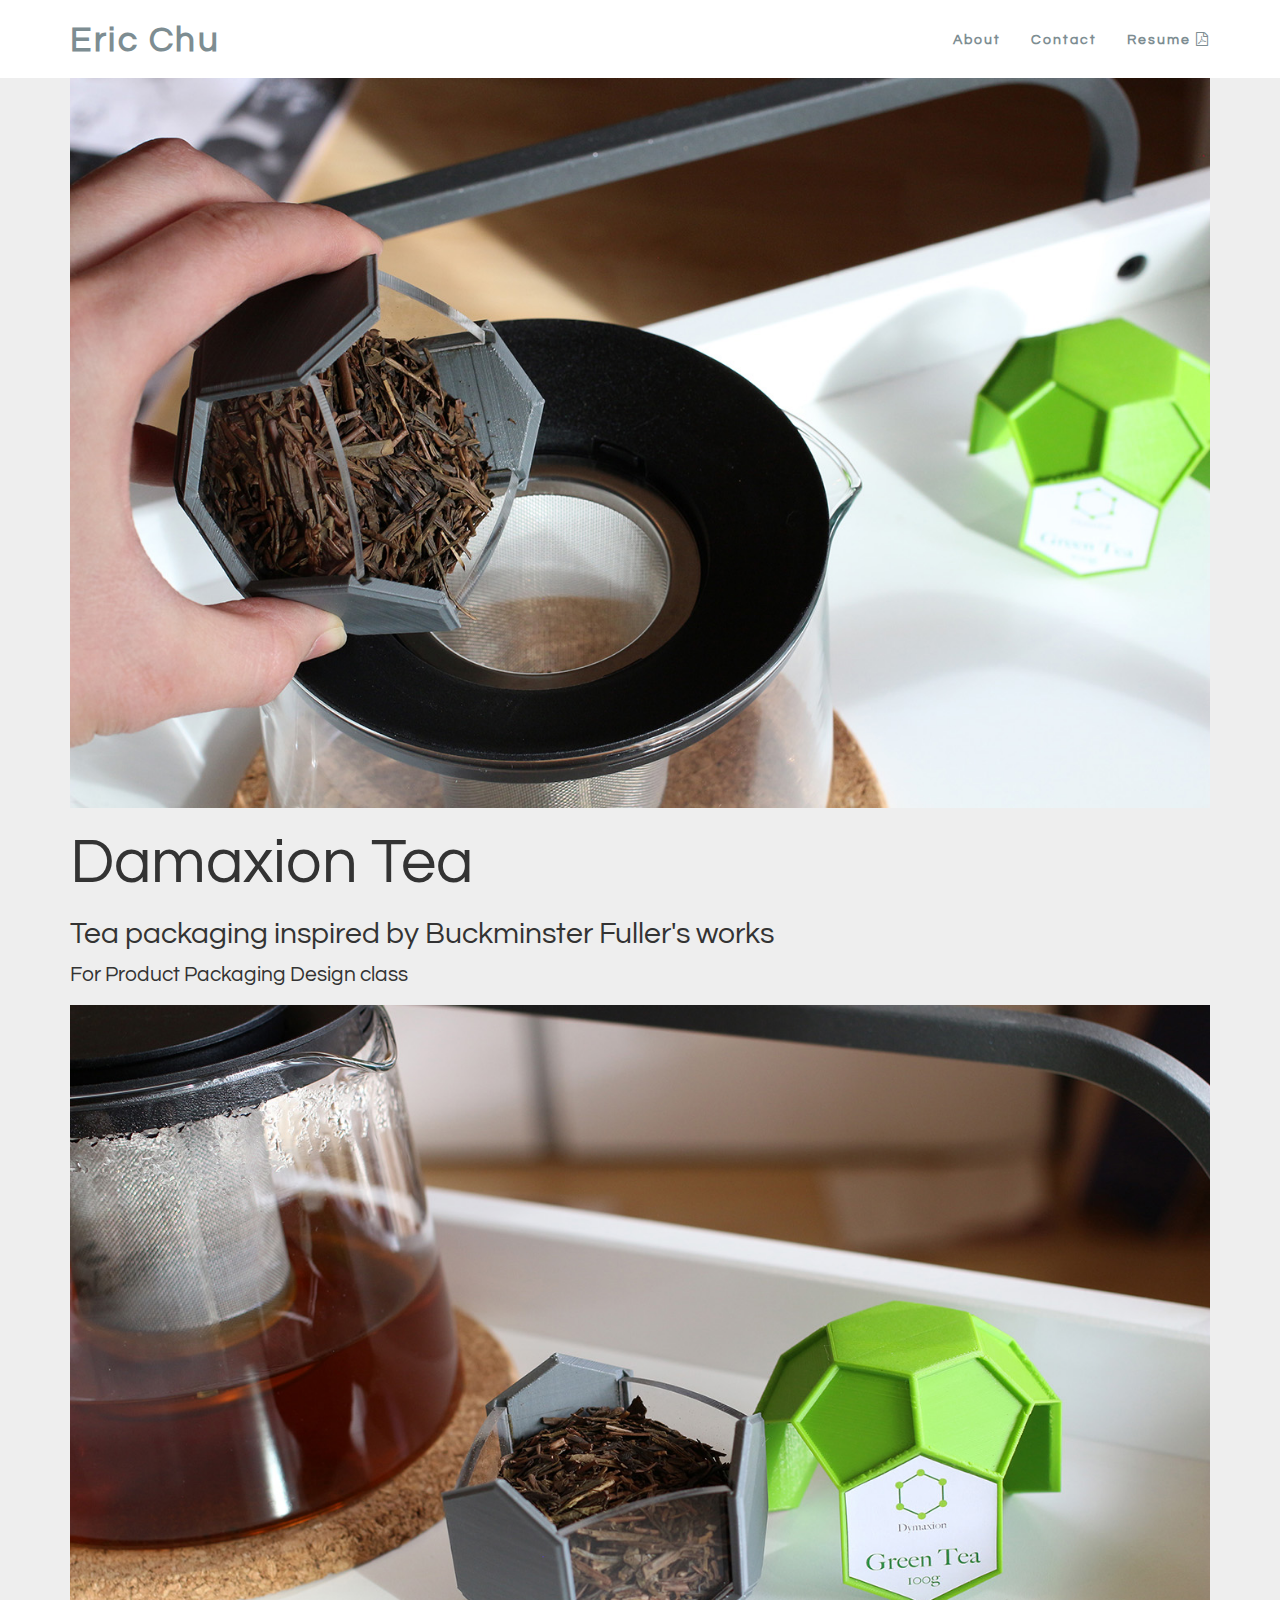
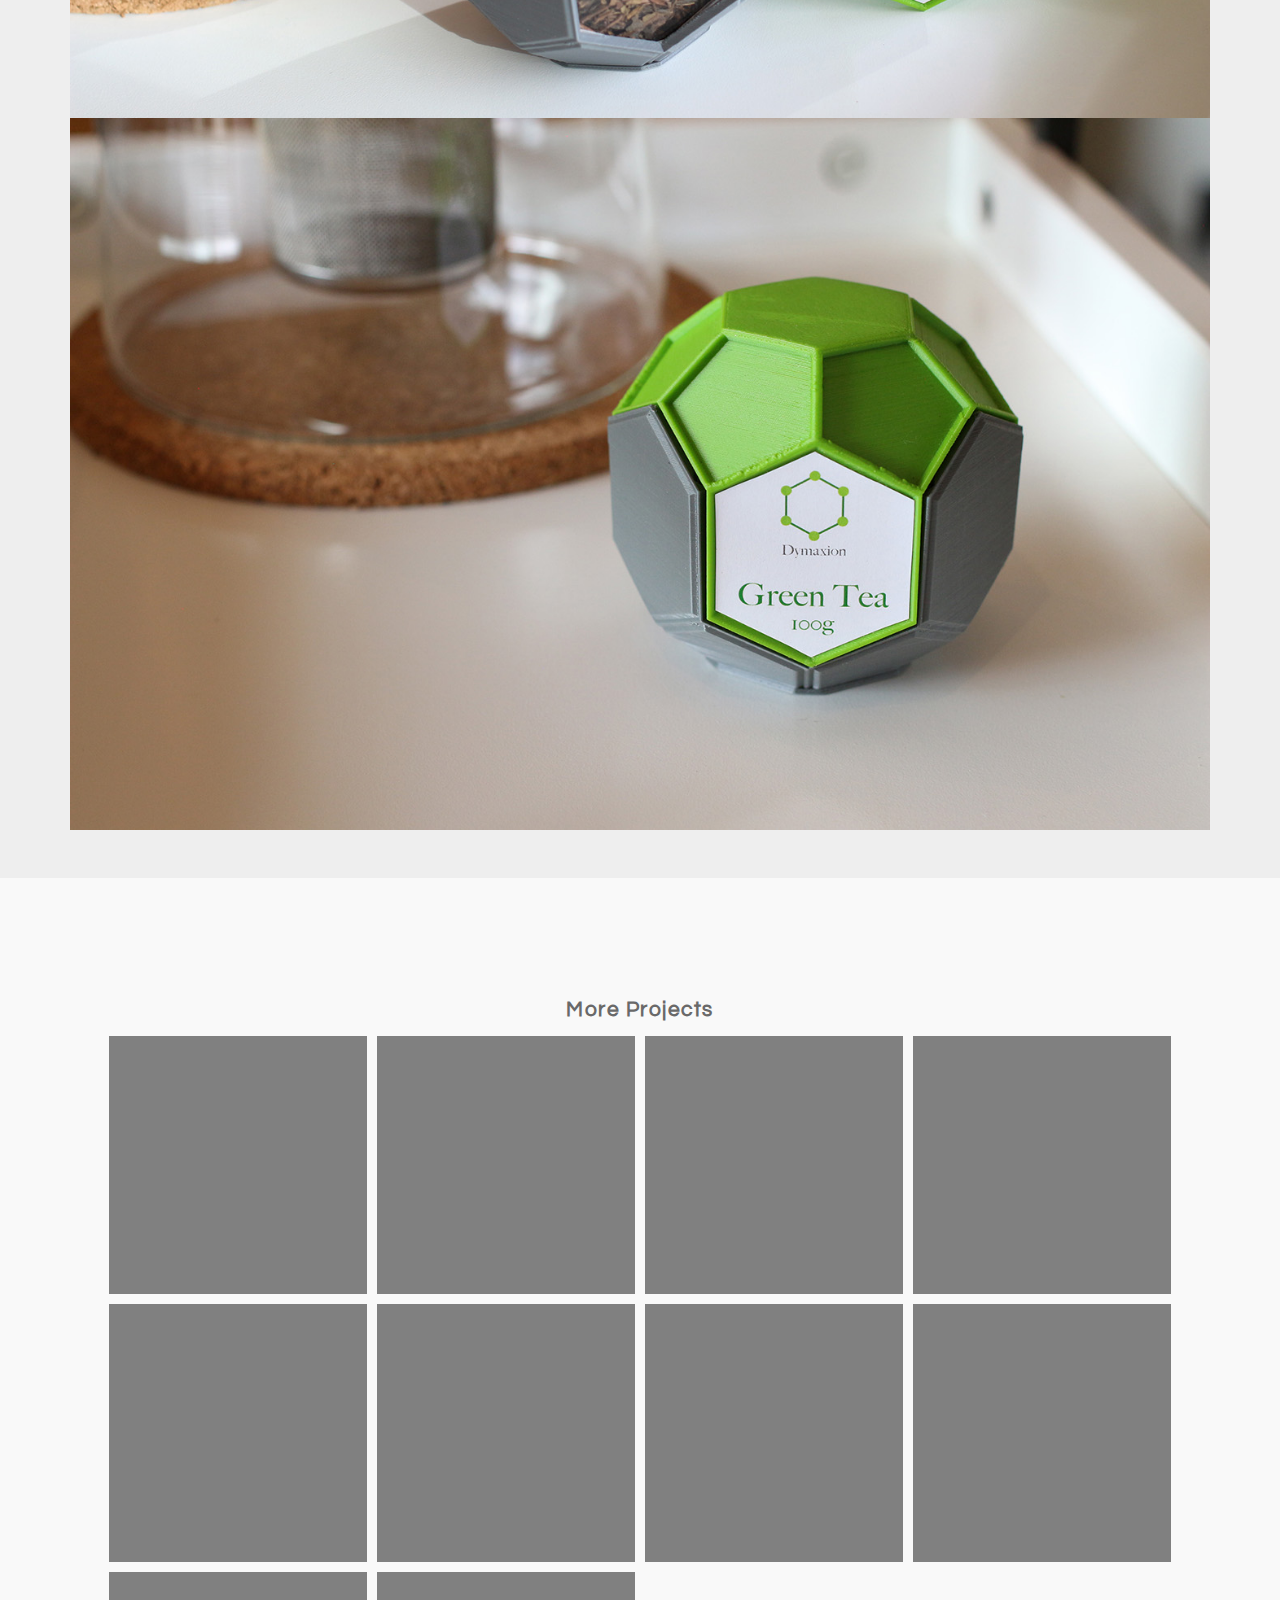
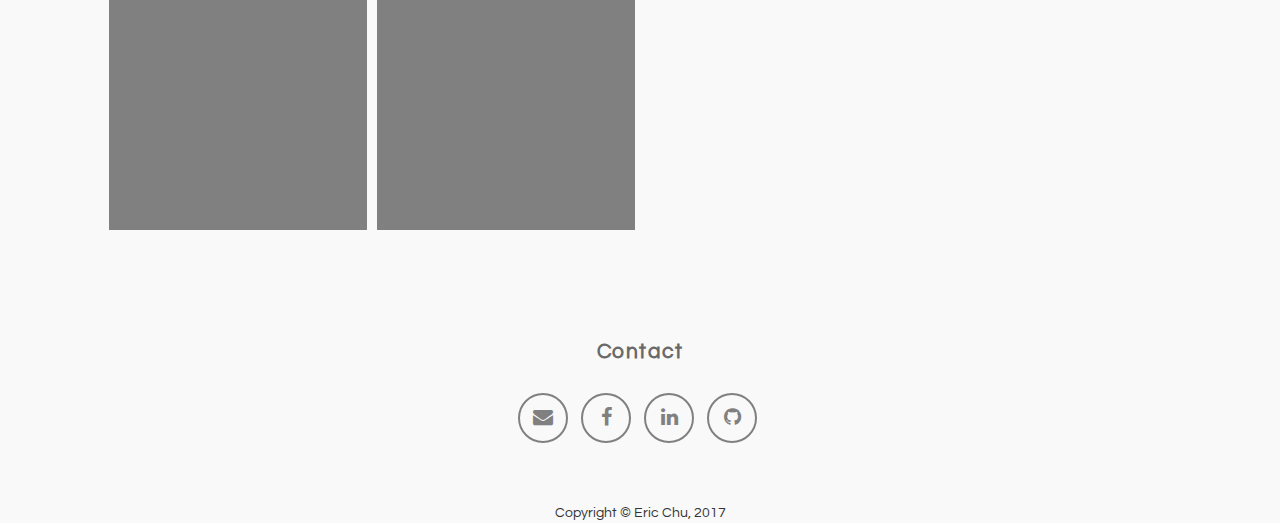
<file: DamaxionTea.html>
<!DOCTYPE html>
<html lang="en">

<!-- START HEAD -->  
<head>
    <meta charset="utf-8">
    <meta http-equiv="X-UA-Compatible" content="IE=edge">
    <meta name="viewport" content="width=device-width, initial-scale=1">
    <meta name="description" content="">
    <meta name="author" content="Eric Chu">
    <!-- The above 3 meta tags *must* come first in the head; any other head content must come *after* these tags -->
    <title>Damaxion Tea - Eric Chu</title>

    <!-- Bootstrap -->
    <link href="css/bootstrap.min.css" rel="stylesheet">
    <link href="css/personal.css" rel="stylesheet">
    <link href="https://fonts.googleapis.com/css?family=Questrial" rel="stylesheet">
    <link rel="stylesheet" href="https://maxcdn.bootstrapcdn.com/font-awesome/4.4.0/css/font-awesome.min.css">
    <!-- HTML5 Shim and Respond.js IE8 support of HTML5 elements and media queries -->
    <!-- WARNING: Respond.js doesn't work if you view the page via file:// -->
    <!--[if lt IE 9]>
      <script src="https://oss.maxcdn.com/html5shiv/3.7.2/html5shiv.min.js"></script>
      <script src="https://oss.maxcdn.com/respond/1.4.2/respond.min.js"></script>
    <![endif]-->
</head>

<!-- START BODY -->
<body id="pagetop">

    <!-- Navigation -->
    <nav class="navbar navbar-fixed-top navbar-custom" role="navigation">
        <div class="container">
            <!-- Brand and toggle get grouped for better mobile display -->
            <div class="navbar-header">
                <button type="button" class="navbar-toggle collapsed" data-toggle="collapse" data-target="#bs-example-navbar-collapse-1">
                    <span class="sr-only">Toggle navigation</span>
                    <span class="icon-bar"></span>
                    <span class="icon-bar"></span>
                    <span class="icon-bar"></span>
                </button>
                <a class="navbar-brand" href="index.html">Eric Chu</a>
            </div>
            <!-- Collect the nav links, forms, and other content for toggling -->
            <div class="collapse navbar-collapse" id="bs-example-navbar-collapse-1">
                <ul class="nav navbar-nav navbar-right">
                    <li>
                        <a href="index.html#about">About</a> 
                    </li>
                    <li>
                        <a href="#contact">Contact</a>
                    </li>
                    <li>
                        <a href="files/Eric Chu - Industrial Design Resume.pdf">Resume <i class="fa fa-file-pdf-o" aria-hidden="true"></i></a> 
                    </li>
                </ul>
            </div>
            <!-- /.navbar-collapse -->
        </div>
        <!-- /.container -->
    </nav>
    

    <!-- Page Content --> 
    <div class="jumbotron">
        <div class="container">
            <img class="img-responsive" src="img/DamaxionTeaHero.jpg">
            <h1>Damaxion Tea</h1>
            <h2>Tea packaging inspired by Buckminster Fuller's works</h2>
            <p>For Product Packaging Design class</p>
            <img class="img-responsive img-pad" src="img/DamaxionTea1.jpg">
            <img class="img-responsive img-pad" src="img/DamaxionTea2.jpg">
        </div>
    </div>

    

    <!-- Grid -->
    <section>
    <div class="container container-pad">
        <!-- Grid Title -->
        <div class="row">
            <div class="col-lg-12 text-center">
                <h2 id="Projects">
                    More Projects
                </h2>
            </div>
        </div>
        <!-- Grid Begins -->
        <div class="row">
            <div class="col-sm-3 col-xs-6 grid-item">
                <div class="hovereffect">
                    <a href="AdaptiveShoes.html">
                        <img class="img-responsive" src="img/AdaptiveShoesGrid.jpg" alt="">
                        <div class="overlay">
                            <h2>Adaptive Shoes</h2>
                            <p> 
                                The fusion of 3D printing and shoes
                            </p> 
                        </div>
                    </a>
                </div>
            </div>
            <div class="col-sm-3 col-xs-6 grid-item">
                <div class="hovereffect">
                    <a href="LADR LADR.html">
                        <img class="img-responsive" src="img/LADRLADRGrid.jpg" alt="">
                        <div class="overlay">
                        <h2>LADR LADR</h2>
                            <p> 
                                Worm composting ladder planter
                            </p> 
                        </div>
                    </a>
                </div>
            </div>
            <div class="col-sm-3 col-xs-6 grid-item">
                <div class="hovereffect">
                    <a href="2Pak.html">
                        <img class="img-responsive" src="img/2PakGrid.jpg" alt="">
                        <div class="overlay">
                        <h2>2Pak</h2>
                            <p> 
                                A commuter's grocery backpack 
                            </p> 
                        </div>
                    </a>
                </div>
            </div>
            <div class="col-sm-3 col-xs-6 grid-item">
                <div class="hovereffect">
                    <a href="HeroPak.html">
                        <img class="img-responsive" src="img/HeroPakGrid.jpg" alt="">
                        <div class="overlay">
                        <h2>Camelbak Hero Pak</h2>
                            <p> 
                                Emergency water filtration backpack system for earthquake survivors
                            </p> 
                        </div>
                    </a>
                </div>
            </div>
            <div class="col-sm-3 col-xs-6 grid-item">
                <div class="hovereffect">
                    <a href="Onigiri.html">
                        <img class="img-responsive" src="img/OnigiriGrid.jpg" alt="">
                        <div class="overlay">
                        <h2>Onigiri</h2>
                            <p> 
                                Vending machine for onigiri's, a popular Japanese snack
                            </p> 
                        </div>
                    </a>
                </div>
            </div>
            <div class="col-sm-3 col-xs-6 grid-item">
                <div class="hovereffect">
                    <a href="ConicCutlery.html">
                        <img class="img-responsive" src="img/ConicCutleryGrid.jpg" alt="">
                        <div class="overlay">
                        <h2>Conic Cutlery Set</h2>
                            <p> 
                                Wall-mounted stainless steel cutlery set with chopping board
                            </p>  
                        </div>
                    </a>
                </div>
            </div>
            <div class="col-sm-3 col-xs-6 grid-item">
                <div class="hovereffect">
                    <a href="OtherYo.html">
                        <img class="img-responsive" src="img/OtherYoGrid.jpg
                        " alt="">
                        <div class="overlay">
                        <h2>OtherYo</h2>
                            <p> 
                                CNC milled yoyo made on the OtherMill
                            </p>  
                        </div>
                    </a>
                </div>
            </div>
            <div class="col-sm-3 col-xs-6 grid-item">
                <div class="hovereffect">
                    <a href="SmallComfyChair.html">
                        <img class="img-responsive" src="img/ComfyChairGrid.jpg" alt="">
                        <div class="overlay">
                        <h2>Small Comfy Chair</h2>
                            <p> 
                                $24 Lasercut plywood chair
                            </p>  
                        </div>
                    </a>
                </div>
            </div>
            <div class="col-sm-3 col-xs-6 grid-item">
                <div class="hovereffect">
                    <a href="Sake.html">
                        <img class="img-responsive" src="img/SakeGrid.jpg" alt="">
                        <div class="overlay">
                        <h2>Sake: Unfiltered</h2>
                            <p> 
                                Sake packaging
                            </p>  
                        </div>
                    </a>
                </div>
            </div>
            <!-- <div class="col-sm-3 col-xs-6 grid-item">
                <div class="hovereffect">
                    <a href="SphereCam.html">
                        <img class="img-responsive" src="img/SphereCamGrid.jpg" alt="">
                        <div class="overlay">
                        <h2>FlipFlap</h2>
                            <p> 
                                Personal drone camera for outdoor enthusiasts
                            </p>  
                        </div>
                    </a>
                </div>
            </div> -->
            <div class="col-sm-3 col-xs-6 grid-item">
                <div class="hovereffect">
                    <a href="XboxOneControllerRender.html">
                        <img class="img-responsive" src="img/XboxOneControllerGrid.jpg" alt="">
                        <div class="overlay">
                        <h2>Xbox One Controller Render</h2>
                            <p> 
                                Solidworks 3D modeling exercise
                            </p>  
                        </div>
                    </a>
                </div>
            </div>
        </div>   
    </div>
    </section>


    <!-- About Section -->
    <section class="about">
        <div class="container">
            <div class="row">
                <div id="contact" class="col-lg-12 text-center">
                    <h2>Contact</h2>
                    <ul class="list-inline">
                        <li>
                            <a href="mailto:eric@ericchu.design" class="btn-social btn-outline"><i class="fa fa-envelope" aria-hidden="true"></i></a>
                        </li>
                        <li>
                            <a href="https://www.facebook.com/YoChu" class="btn-social btn-outline"><i class="fa fa-facebook"></i></a>
                        </li>
                        <li>
                            <a href="https://www.linkedin.com/in/yochu" class="btn-social btn-outline"><i class="fa fa-linkedin"></i></a>
                        </li>
                        <li>
                            <a href="https://github.com/yochu" class="btn-social btn-outline"><i class="fa fa-github"></i></a>
                        </li>
                    </ul>
                </div>
            </div>
        </div>
    </section>
    

    <!-- Footer -->
    <footer class="text-center">
        <div class="footer-below">
            <div class="container">
                <div class="row">
                    <div class="col-md-12">
                        Copyright &copy; Eric Chu, 2017
                    </div>
                </div>
            </div>
        </div>
    </footer>

    

    <!-- jQuery (necessary for Bootstrap's JavaScript plugins) -->
    <script src="https://ajax.googleapis.com/ajax/libs/jquery/1.12.4/jquery.min.js"></script>
    <!-- Include all compiled plugins (below), or include individual files as needed -->
    <script src="js/bootstrap.min.js"></script>
</body>
</html>
</file>
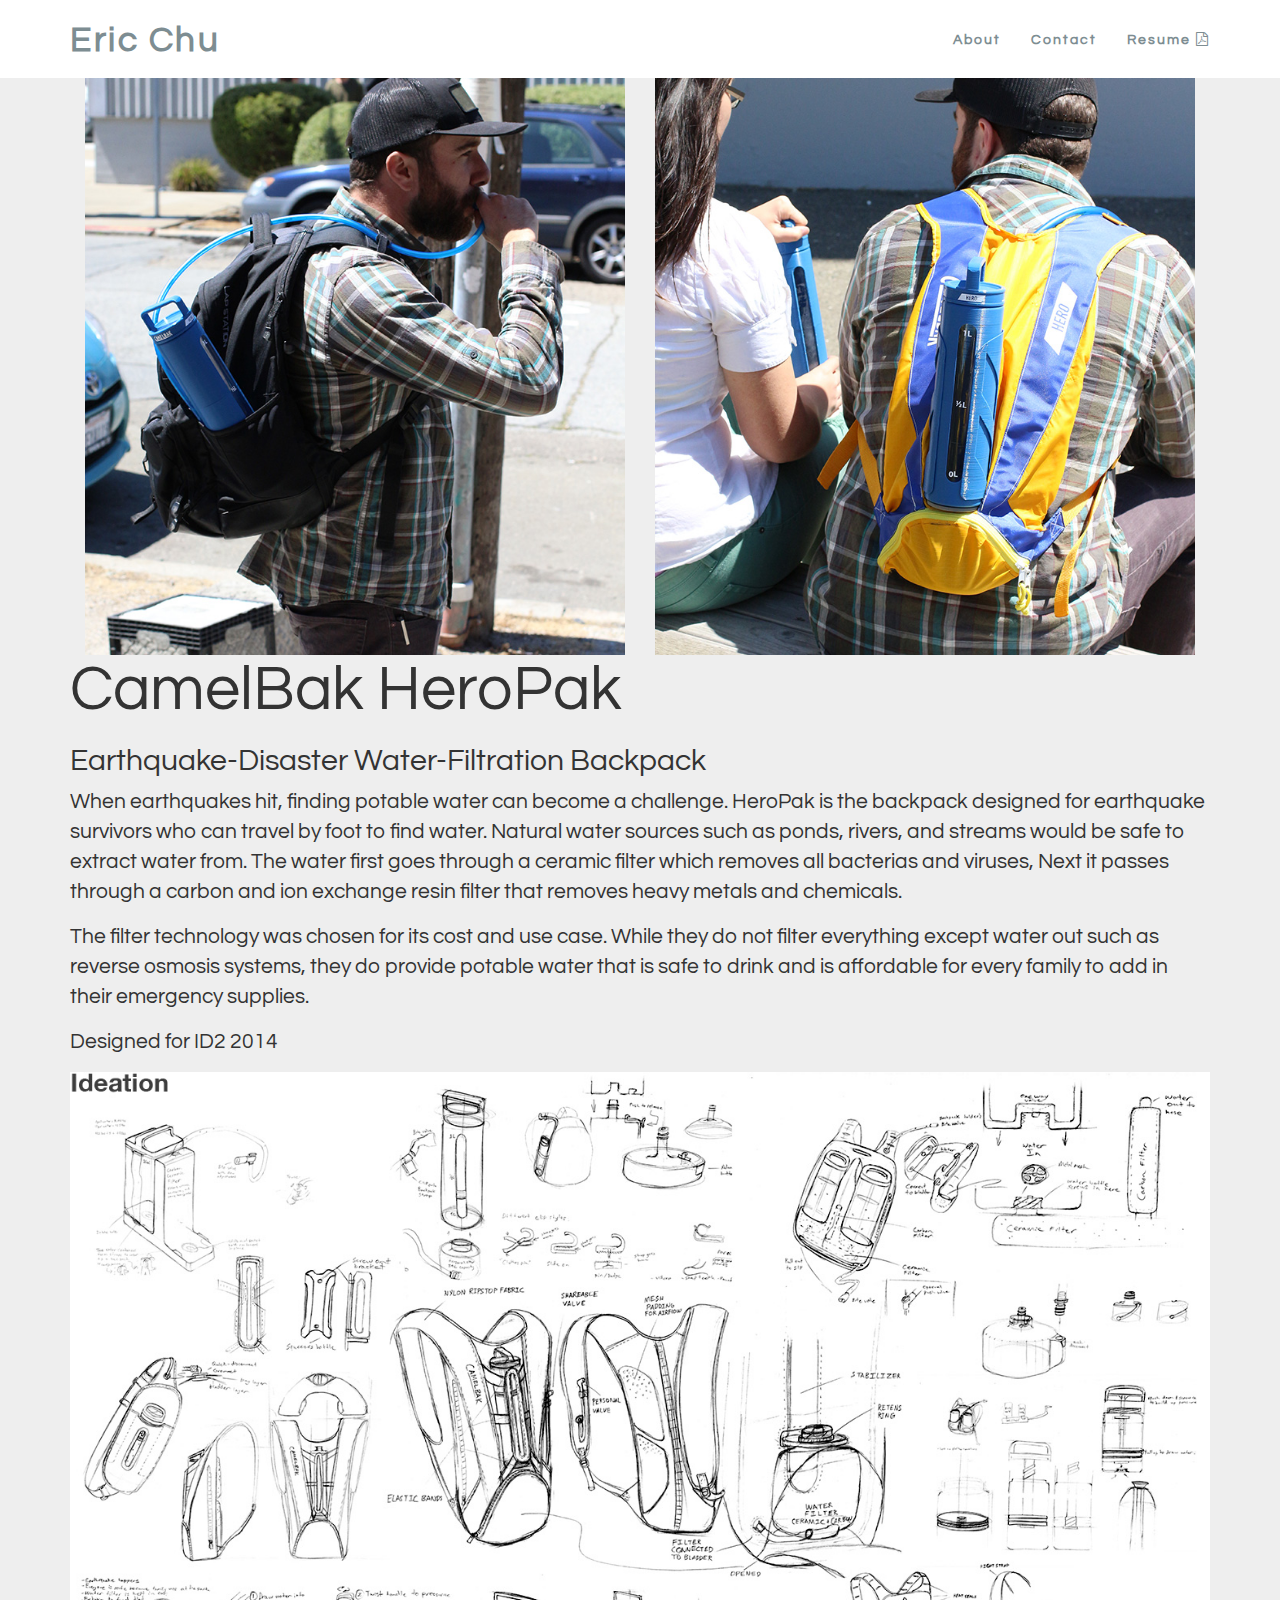
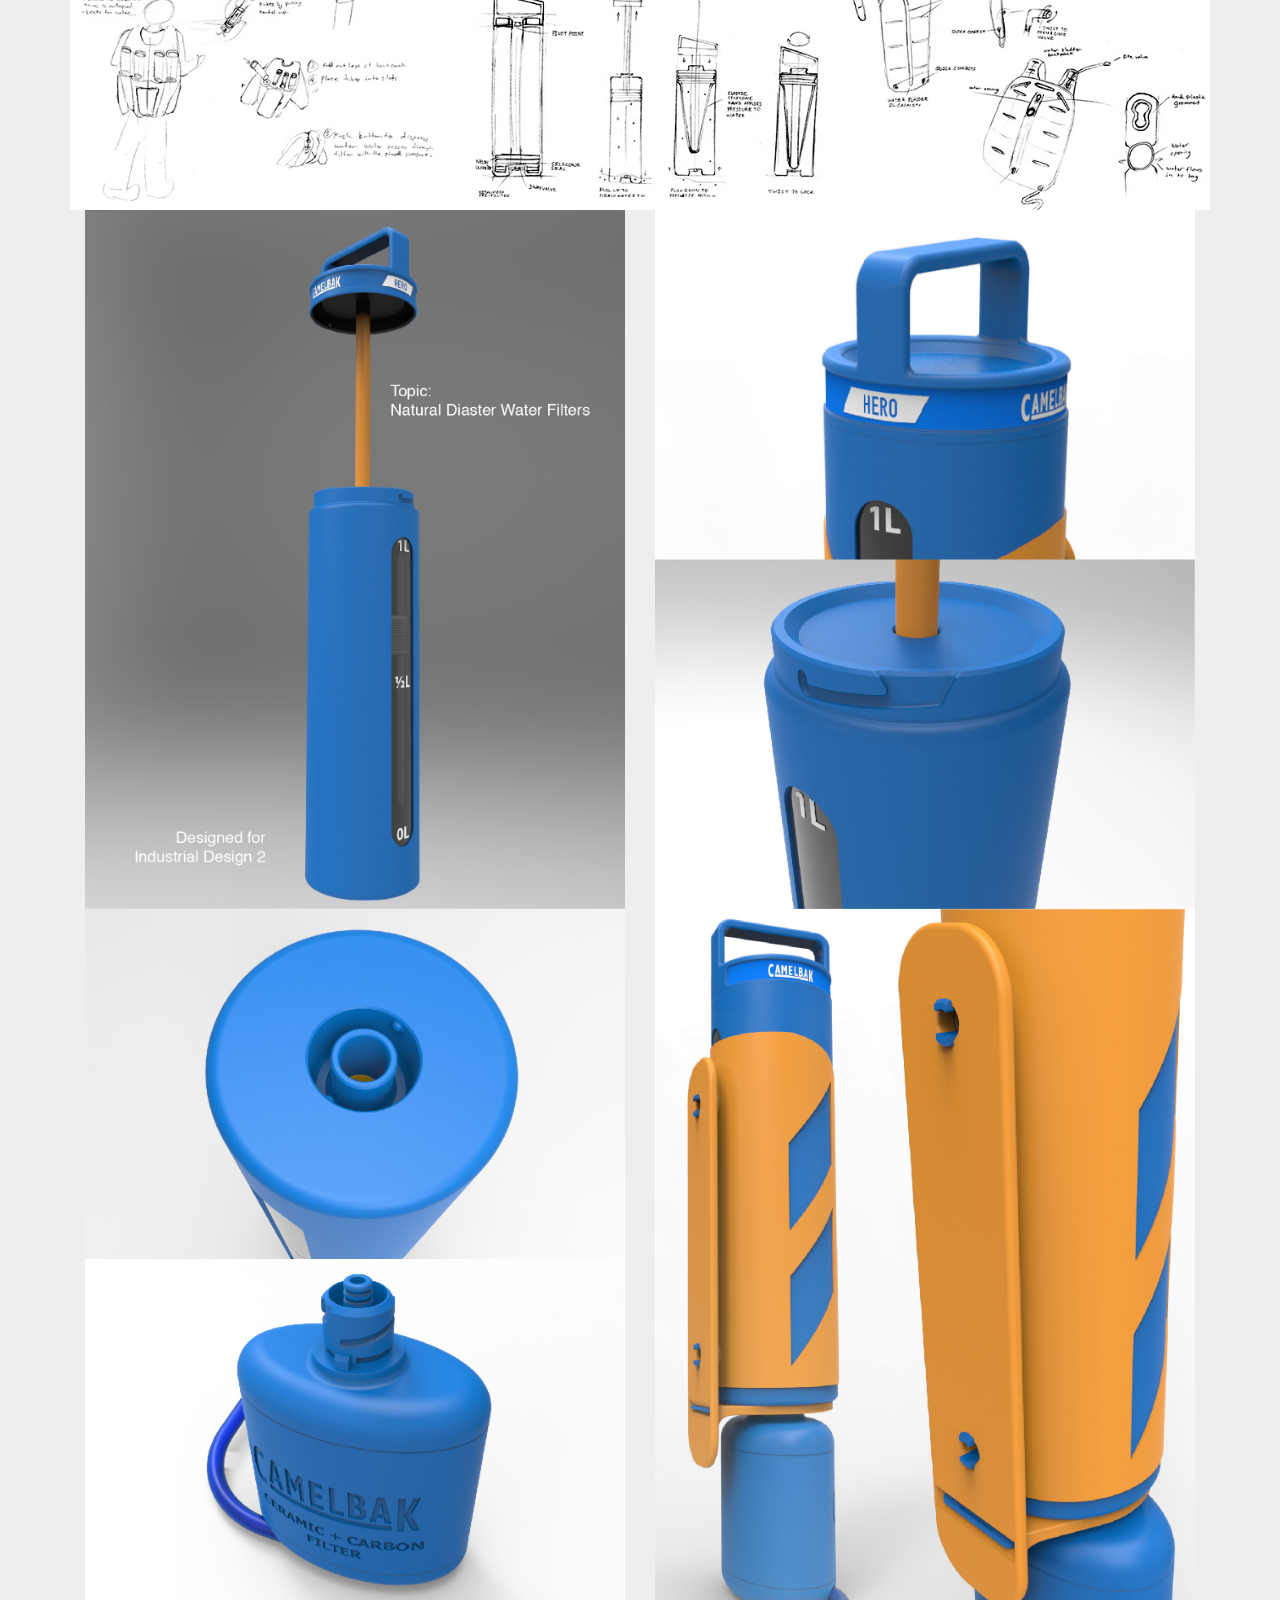
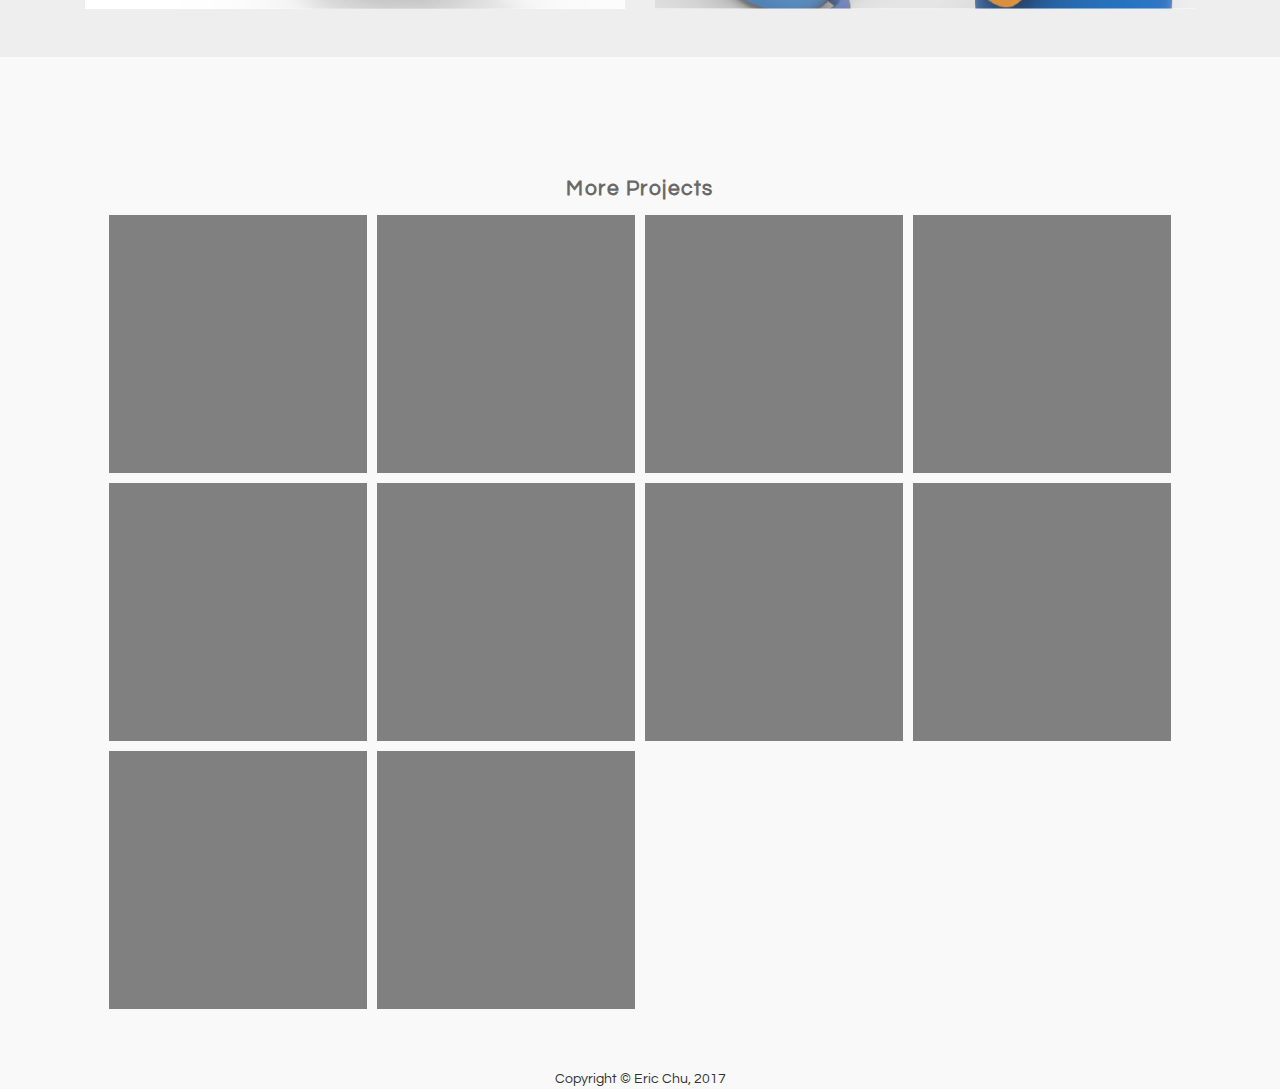
<file: HeroPak.html>
<!DOCTYPE html>
<html lang="en">

<!-- START HEAD -->  
<head>
    <meta charset="utf-8">
    <meta http-equiv="X-UA-Compatible" content="IE=edge">
    <meta name="viewport" content="width=device-width, initial-scale=1">
    <meta name="description" content="">
    <meta name="author" content="Eric Chu">
    <!-- The above 3 meta tags *must* come first in the head; any other head content must come *after* these tags -->
    <title>CamelBak HeroPak - Eric Chu</title>

    <!-- Bootstrap -->
    <link href="css/bootstrap.min.css" rel="stylesheet">
    <link href="css/personal.css" rel="stylesheet">
    <link href="https://fonts.googleapis.com/css?family=Questrial" rel="stylesheet">
    <link rel="stylesheet" href="https://maxcdn.bootstrapcdn.com/font-awesome/4.4.0/css/font-awesome.min.css">
    <!-- HTML5 Shim and Respond.js IE8 support of HTML5 elements and media queries -->
    <!-- WARNING: Respond.js doesn't work if you view the page via file:// -->
    <!--[if lt IE 9]>
      <script src="https://oss.maxcdn.com/html5shiv/3.7.2/html5shiv.min.js"></script>
      <script src="https://oss.maxcdn.com/respond/1.4.2/respond.min.js"></script>
    <![endif]-->
</head>

<!-- START BODY -->
<body id="pagetop">

    <!-- Navigation -->
    <nav class="navbar navbar-fixed-top navbar-custom" role="navigation">
        <div class="container">
            <!-- Brand and toggle get grouped for better mobile display -->
            <div class="navbar-header">
                <button type="button" class="navbar-toggle collapsed" data-toggle="collapse" data-target="#bs-example-navbar-collapse-1">
                    <span class="sr-only">Toggle navigation</span>
                    <span class="icon-bar"></span>
                    <span class="icon-bar"></span>
                    <span class="icon-bar"></span>
                </button>
                <a class="navbar-brand" href="index.html">Eric Chu</a>
            </div>
            <!-- Collect the nav links, forms, and other content for toggling -->
            <div class="collapse navbar-collapse" id="bs-example-navbar-collapse-1">
                <ul class="nav navbar-nav navbar-right">
                    <li>
                        <a href="index.html#about">About</a> 
                    </li>
                    <li>
                        <a href="#contact">Contact</a>
                    </li>
                    <li>
                        <a href="files/Eric Chu - Industrial Design Resume.pdf">Resume <i class="fa fa-file-pdf-o" aria-hidden="true"></i></a> 
                    </li>
                </ul>
            </div>
            <!-- /.navbar-collapse -->
        </div>
        <!-- /.container -->
    </nav>
    

    <!-- Page Content --> 
    <div class="jumbotron">
        <div class="container">
            <img class="col-md-6 col-xs-6 img-responsive img-pad img-pad-right" src="img/HeroPakHero1.jpg">
            <img class="col-md-6 col-xs-6 img-responsive img-pad img-pad-left" src="img/HeroPakHero2.jpg">
            <h1>CamelBak HeroPak</h1>
            <h2>Earthquake-Disaster Water-Filtration Backpack</h2>
            <p>
                When earthquakes hit, finding potable water can become a challenge. HeroPak is the backpack designed for earthquake survivors who can travel by foot to find water. Natural water sources such as ponds, rivers, and streams would be safe to extract water from. The water first goes through a ceramic filter which removes all bacterias and viruses, Next it passes through a carbon and ion exchange resin filter that removes heavy metals and chemicals.
            </p>
            <p>
                The filter technology was chosen for its cost and use case. While they do not filter everything except water out such as reverse osmosis systems, they do provide potable water that is safe to drink and is affordable for every family to add in their emergency supplies. 
            </p>
            <p>
                Designed for ID2 2014
            </p>
            <img class="img-responsive img-pad" src="img/HeroPak.jpg">

            <img class="col-md-6 col-xs-6 img-responsive img-pad img-pad-right" src="img/HeroPak1.jpg">
            <img class="col-md-6 col-xs-6 img-responsive img-pad img-pad-left" src="img/HeroPak2.jpg">
            <img class="img-responsive img-pad" src="img/UsingHeroPak.svg">
            <img class="col-md-6 col-xs-6 img-responsive img-pad img-pad-right" src="img/HeroPak3.jpg">
            <img class="col-md-6 col-xs-6 img-responsive img-pad img-pad-left" src="img/HeroPak4.jpg">
          

            
        </div>
    </div>

    
<!-- 
    <section>
        <div class="container container-pad">
            <div class="row">
                <div class="col-lg-12 text-center">
                    <h1 id="Projects">
                        Xbox One Controller Rendering Exercise
                    </h1>
                </div>
            </div>
            <div class="col-lg-12 container">
                <img class="img-responsive" src="img/XboxOneControllerHero.jpg">
            </div>
        </div>
    </section>

 -->
    <!-- Grid -->
    <section>
    <div class="container container-pad">
        <!-- Grid Title -->
        <div class="row">
            <div class="col-lg-12 text-center">
                <h2 id="Projects">
                    More Projects
                </h2>
            </div>
        </div>
        <!-- Grid Begins -->
        <div class="row">
            <div class="col-sm-3 col-xs-6 grid-item">
                <div class="hovereffect">
                    <a href="AdaptiveShoes.html">
                        <img class="img-responsive" src="img/AdaptiveShoesGrid.jpg" alt="">
                        <div class="overlay">
                            <h2>Adaptive Shoes</h2>
                            <p> 
                            The fusion of 3D printing and shoes
                            </p> 
                        </div>
                    </a>
                </div>
            </div>
            <div class="col-sm-3 col-xs-6 grid-item">
                <div class="hovereffect">
                    <a href="LADR LADR.html">
                        <img class="img-responsive" src="img/LADRLADRGrid.jpg" alt="">
                        <div class="overlay">
                        <h2>LADR LADR</h2>
                            <p> 
                                Vermicomposting ladder planter
                            </p> 
                        </div>
                    </a>
                </div>
            </div>
            <div class="col-sm-3 col-xs-6 grid-item">
                <div class="hovereffect">
                    <a href="2Pak.html">
                        <img class="img-responsive" src="img/2PakGrid.jpg" alt="">
                        <div class="overlay">
                        <h2>2Pak</h2>
                            <p> 
                                A commuter's grocery backpack 
                            </p> 
                        </div>
                    </a>
                </div>
            </div>
            <!-- <div class="col-sm-3 col-xs-6 grid-item">
                <div class="hovereffect">
                    <a href="HeroPak.html">
                        <img class="img-responsive" src="img/HeroPakGrid.jpg" alt="">
                        <div class="overlay">
                        <h2>Camelbak Hero Pak</h2>
                            <p> 
                                Emergency water filtration backpack system for earthquake survivors
                            </p> 
                        </div>
                    </a>
                </div>
            </div> -->
            <div class="col-sm-3 col-xs-6 grid-item">
                <div class="hovereffect">
                    <a href="Onigiri.html">
                        <img class="img-responsive" src="img/OnigiriGrid.jpg" alt="">
                        <div class="overlay">
                        <h2>Onigiri</h2>
                            <p> 
                                Vending machine for onigiri's, a popular Japanese snack
                            </p> 
                        </div>
                    </a>
                </div>
            </div>
            <div class="col-sm-3 col-xs-6 grid-item">
                <div class="hovereffect">
                    <a href="ConicCutlery.html">
                        <img class="img-responsive" src="img/ConicCutleryGrid.jpg" alt="">
                        <div class="overlay">
                        <h2>Conic Cutlery Set</h2>
                            <p> 
                                Wall-mounted stainless steel cutlery set with chopping board
                            </p>  
                        </div>
                    </a>
                </div>
            </div>
            <div class="col-sm-3 col-xs-6 grid-item">
                <div class="hovereffect">
                    <a href="OtherYo.html">
                        <img class="img-responsive" src="img/OtherYoGrid.jpg
                        " alt="">
                        <div class="overlay">
                        <h2>OtherYo</h2>
                            <p> 
                                CNC milled yoyo made on the OtherMill
                            </p>  
                        </div>
                    </a>
                </div>
            </div>
            <div class="col-sm-3 col-xs-6 grid-item">
                <div class="hovereffect">
                    <a href="SmallComfyChair.html">
                        <img class="img-responsive" src="img/ComfyChairGrid.jpg" alt="">
                        <div class="overlay">
                        <h2>Small Comfy Chair</h2>
                            <p> 
                                $24 Lasercut plywood chair
                            </p>  
                        </div>
                    </a>
                </div>
            </div>
            <div class="col-sm-3 col-xs-6 grid-item">
                <div class="hovereffect">
                    <a href="Sake.html">
                        <img class="img-responsive" src="img/SakeGrid.jpg" alt="">
                        <div class="overlay">
                        <h2>Sake: Unfiltered</h2>
                            <p> 
                                Sake packaging
                            </p>  
                        </div>
                    </a>
                </div>
            </div>
            <div class="col-sm-3 col-xs-6 grid-item">
                <div class="hovereffect">
                    <a href="DamaxionTea.html">
                        <img class="img-responsive" src="img/TeaGrid.jpg" alt="">
                        <div class="overlay">
                        <h2>Damaxion Tea</h2>
                            <p> 
                                Tea packaging inspired by Buckminster Fuller's works
                            </p>  
                        </div>
                    </a>
                </div>
            </div>
            <!-- <div class="col-sm-3 col-xs-6 grid-item">
                <div class="hovereffect">
                    <a href="SphereCam.html">
                        <img class="img-responsive" src="img/SphereCamGrid.jpg" alt="">
                        <div class="overlay">
                        <h2>FlipFlap</h2>
                            <p> 
                                Personal drone camera for outdoor enthusiasts
                            </p>  
                        </div>
                    </a>
                </div>
            </div> -->
            <div class="col-sm-3 col-xs-6 grid-item">
                <div class="hovereffect">
                    <a href="XboxOneControllerRender.html">
                        <img class="img-responsive" src="img/XboxOneControllerGrid.jpg" alt="">
                        <div class="overlay">
                        <h2>Xbox One Controller Render</h2>
                            <p> 
                                Solidworks 3D modeling exercise
                            </p>  
                        </div>
                    </a>
                </div>
            </div>
        </div>   
    </div>
    </section>


    <!-- Footer -->
    <footer class="text-center">
        <div class="footer-below">
            <div class="container">
                <div class="row">
                    <div class="col-md-12">
                        Copyright &copy; Eric Chu, 2017
                    </div>
                </div>
            </div>
        </div>
    </footer>

    

    <!-- jQuery (necessary for Bootstrap's JavaScript plugins) -->
    <script src="https://ajax.googleapis.com/ajax/libs/jquery/1.12.4/jquery.min.js"></script>
    <!-- Include all compiled plugins (below), or include individual files as needed -->
    <script src="js/bootstrap.min.js"></script>
  </body>
</html>
</file>
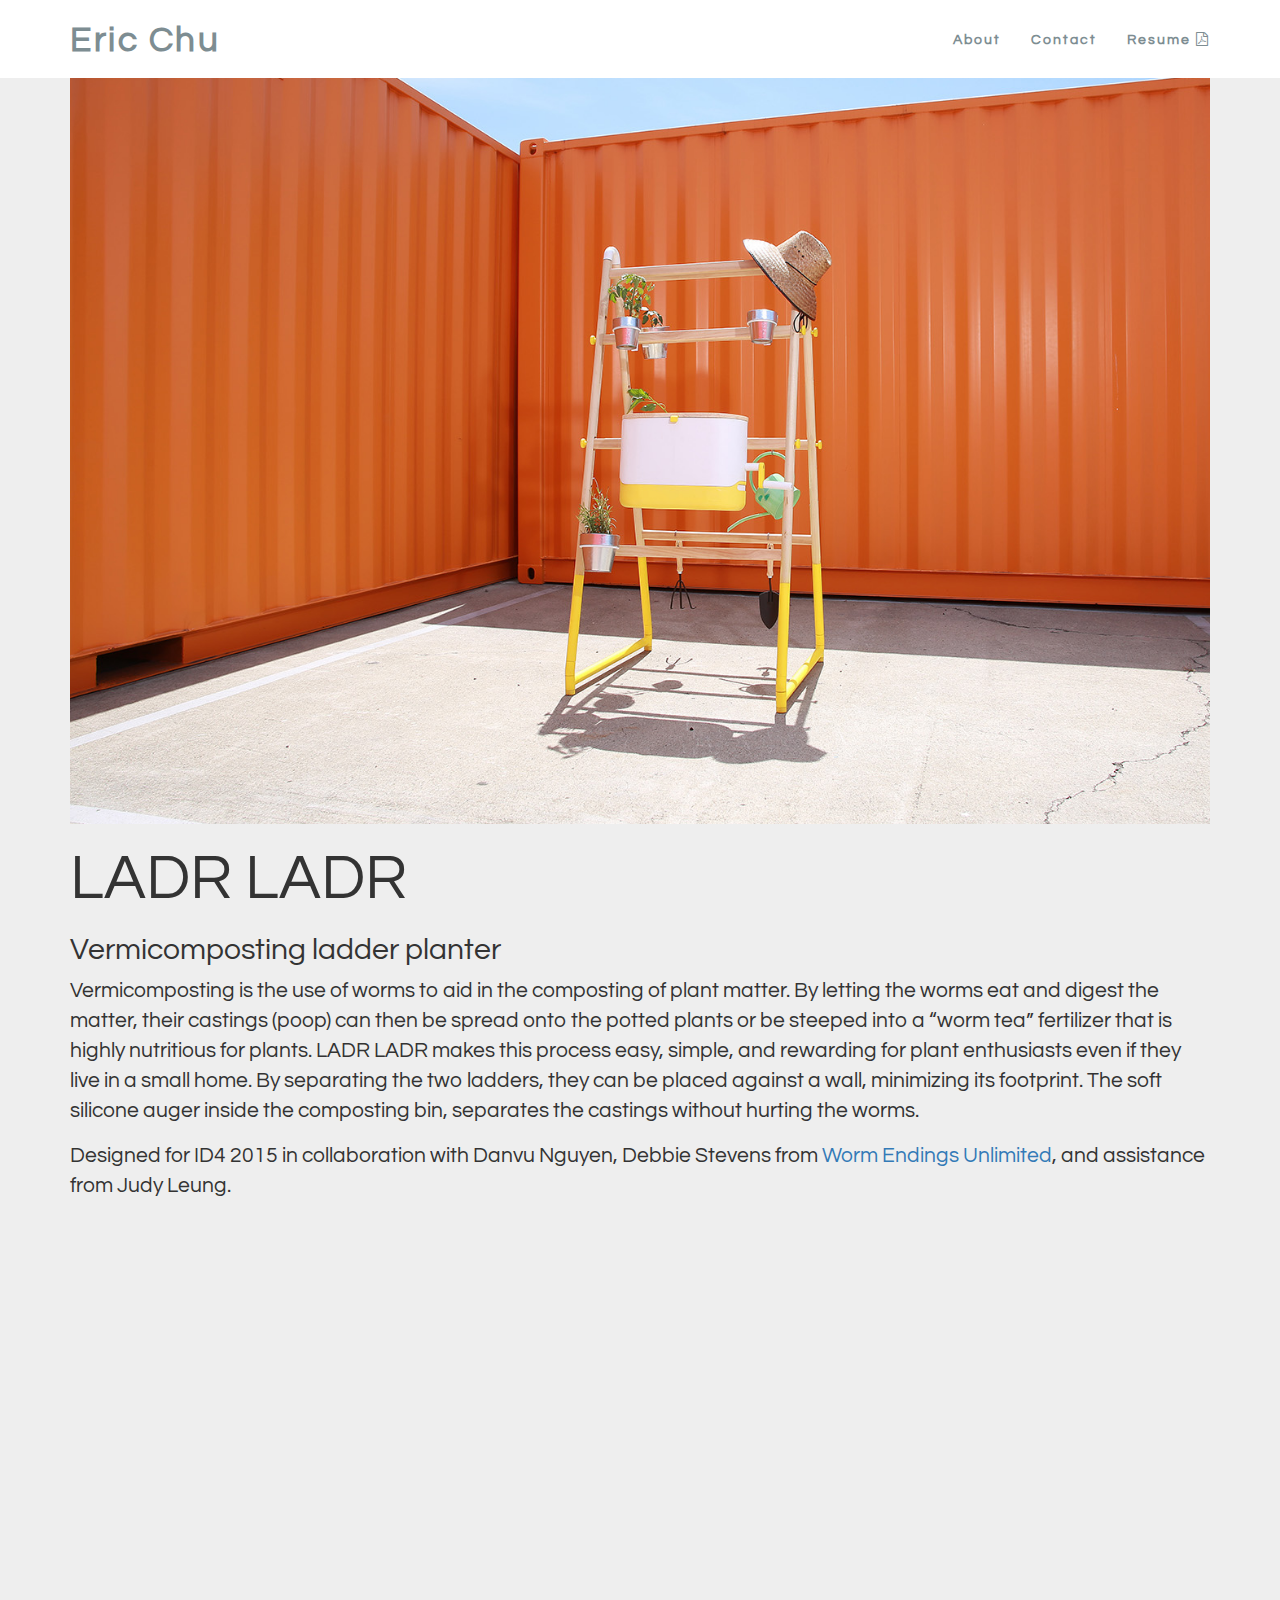
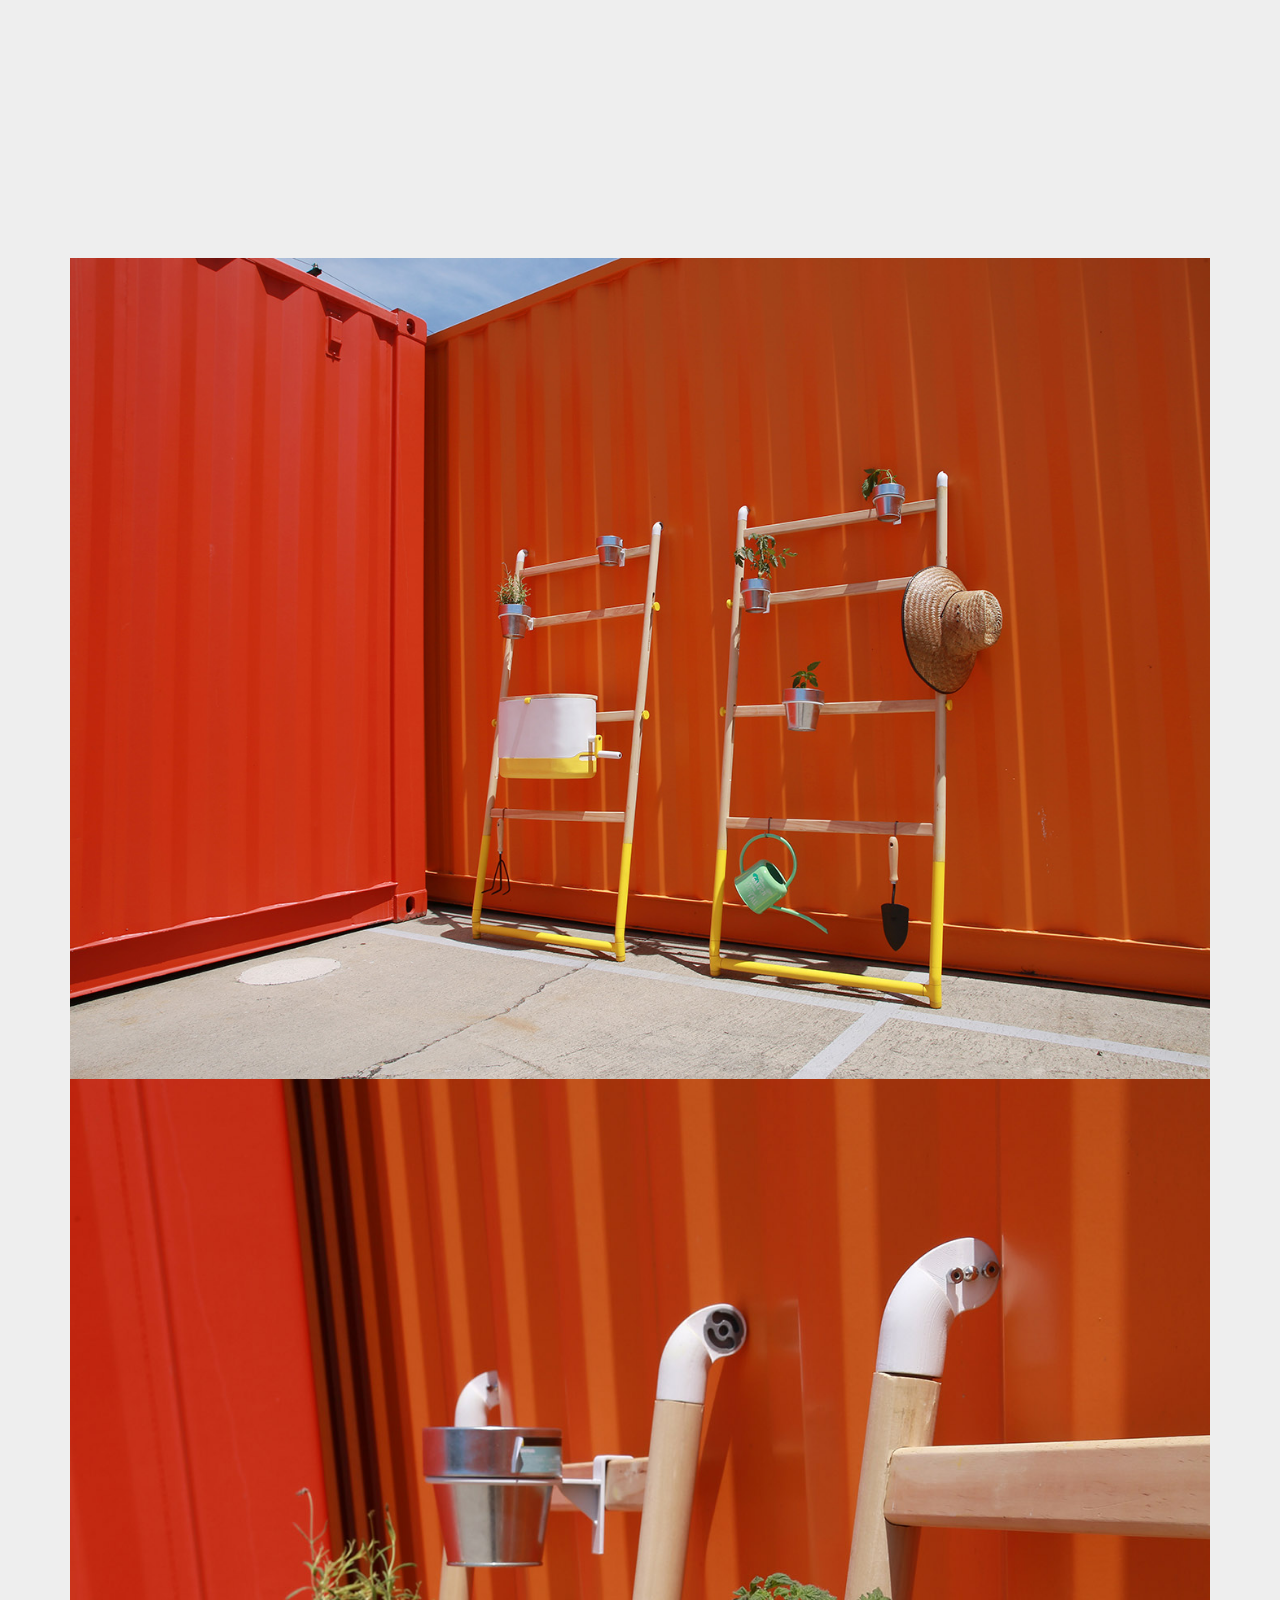
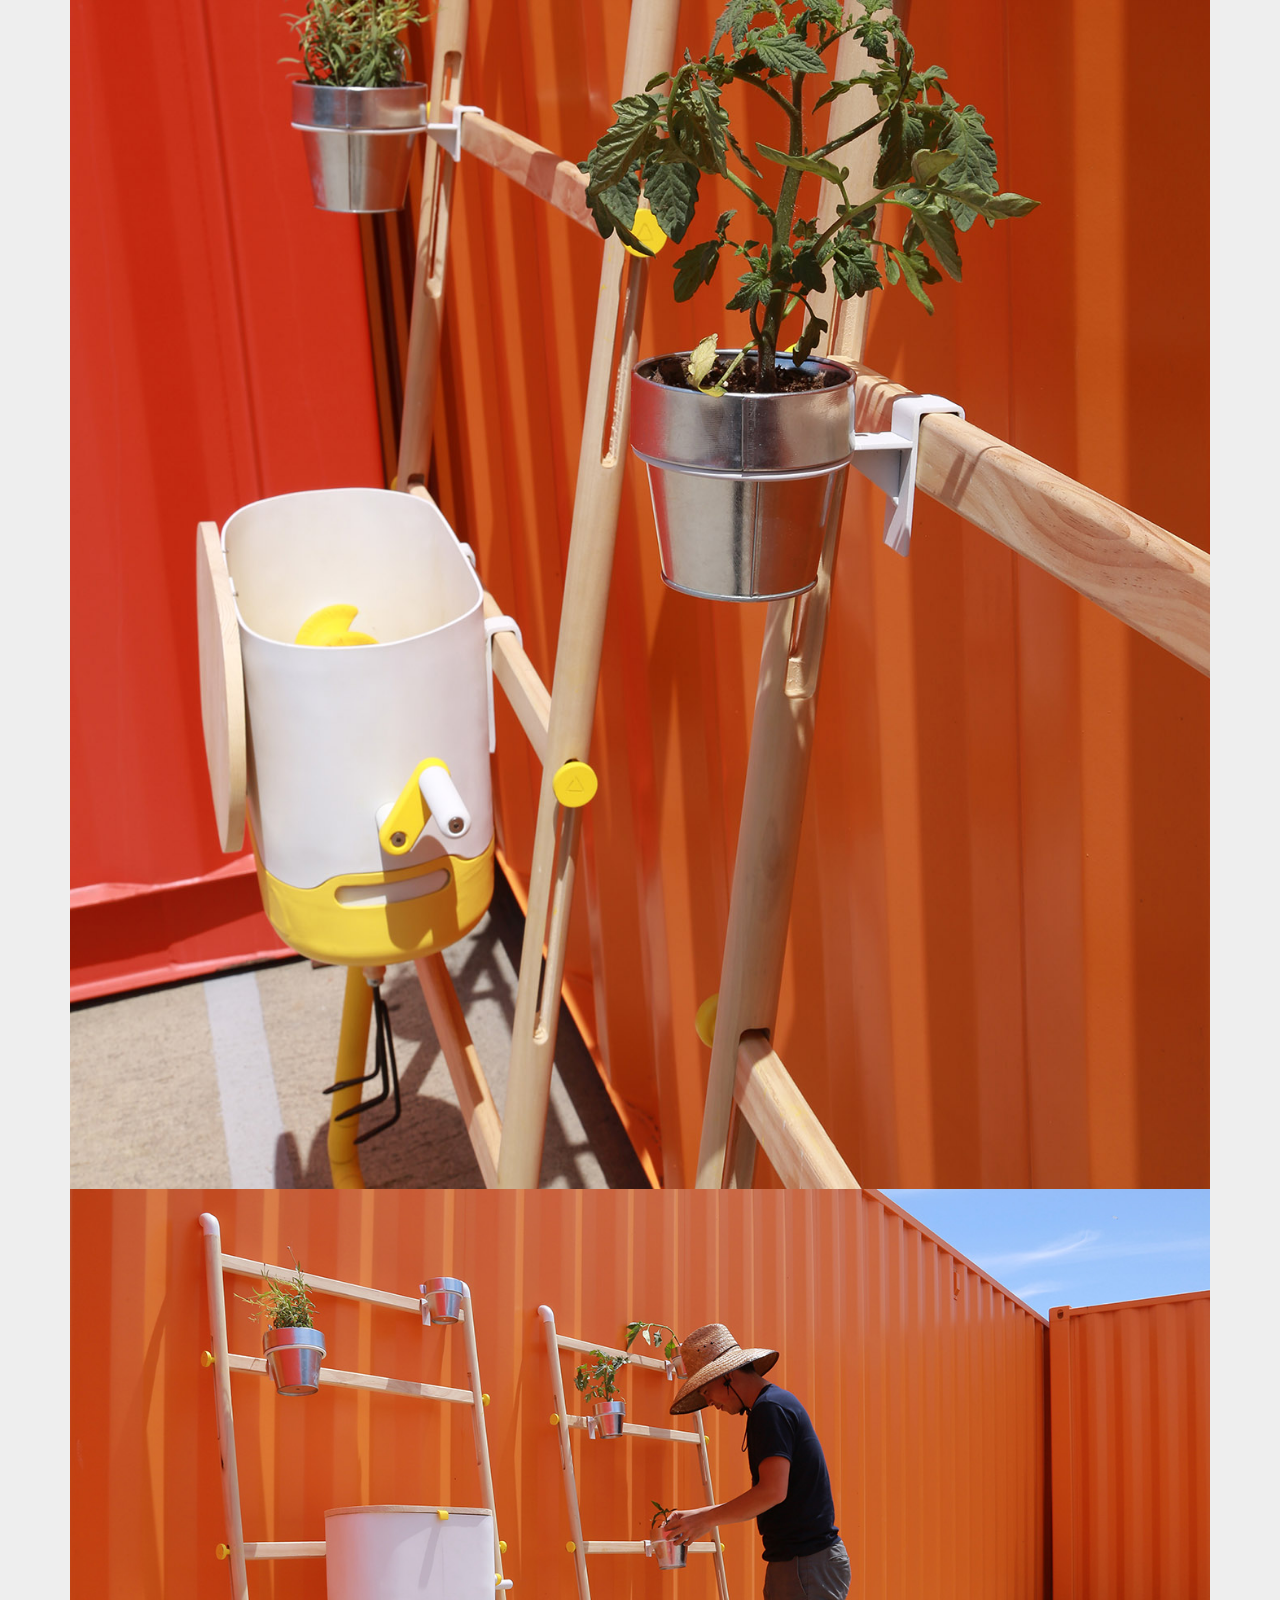
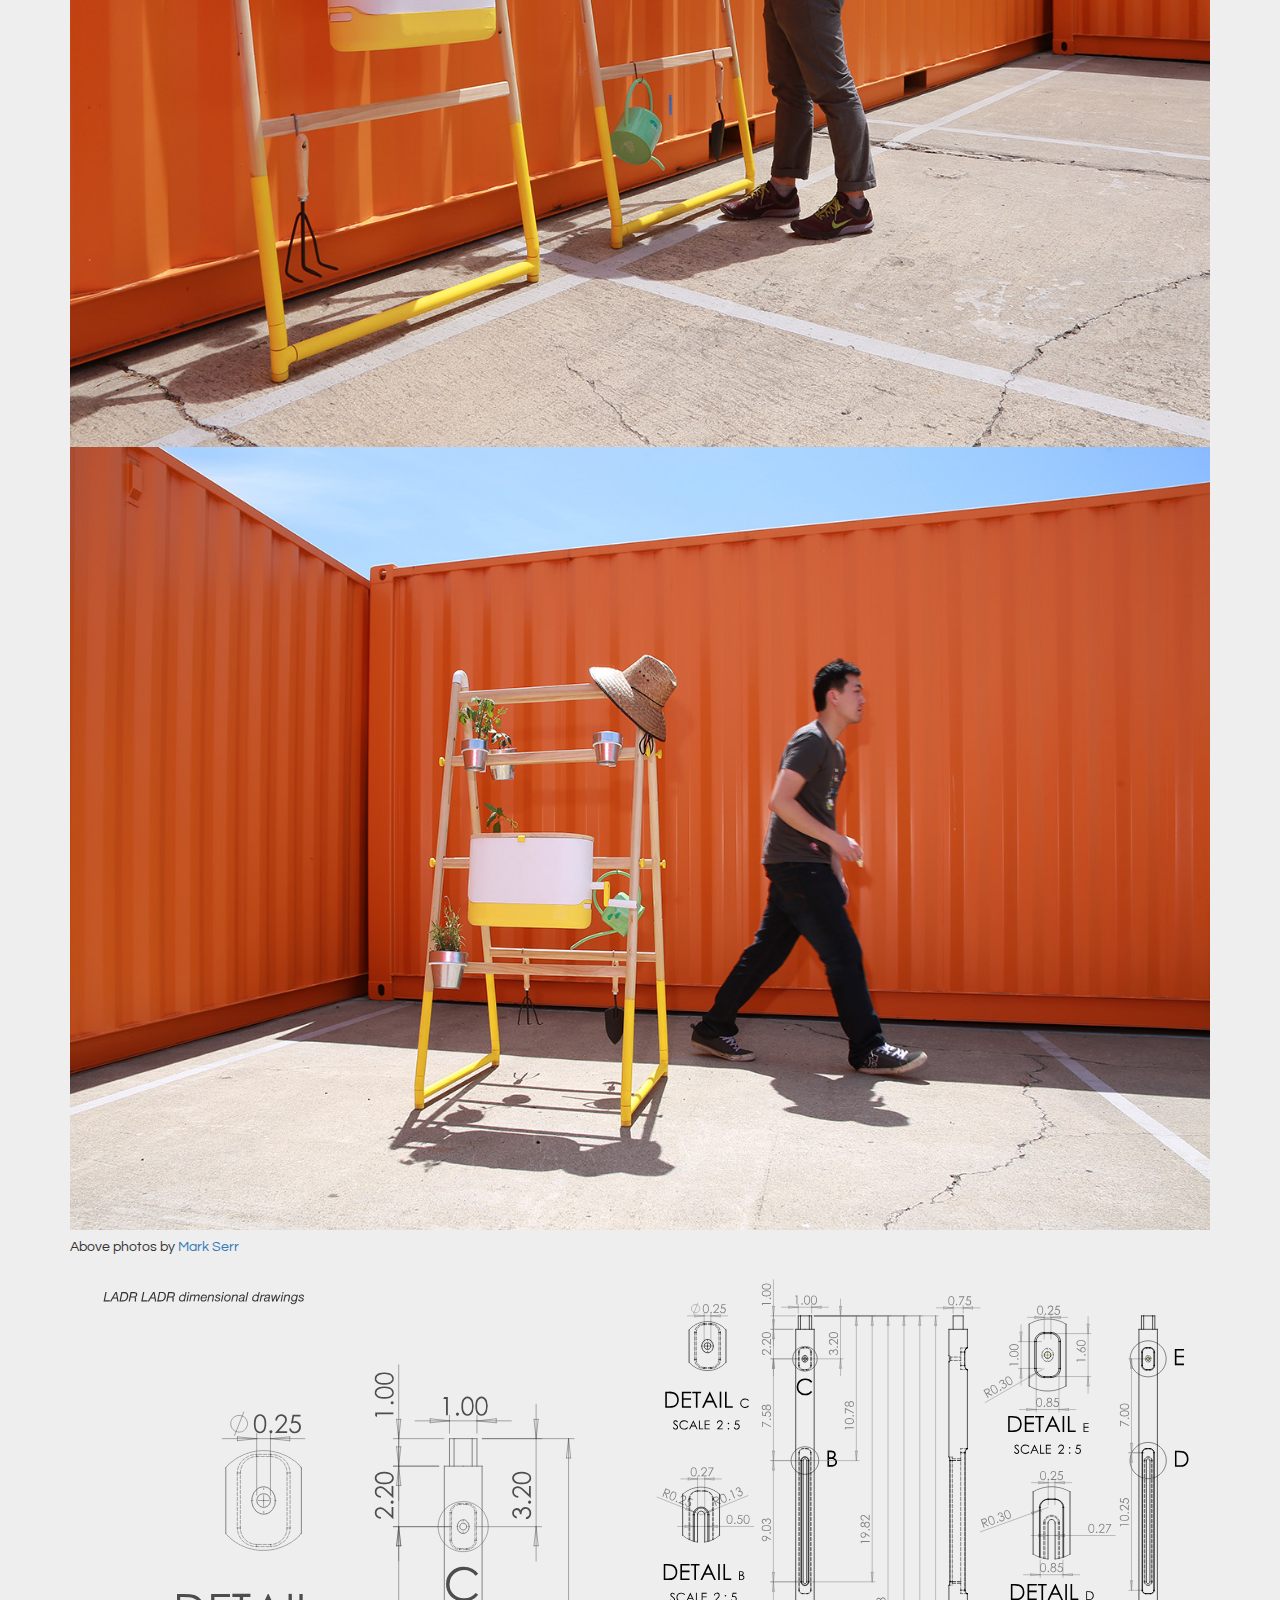
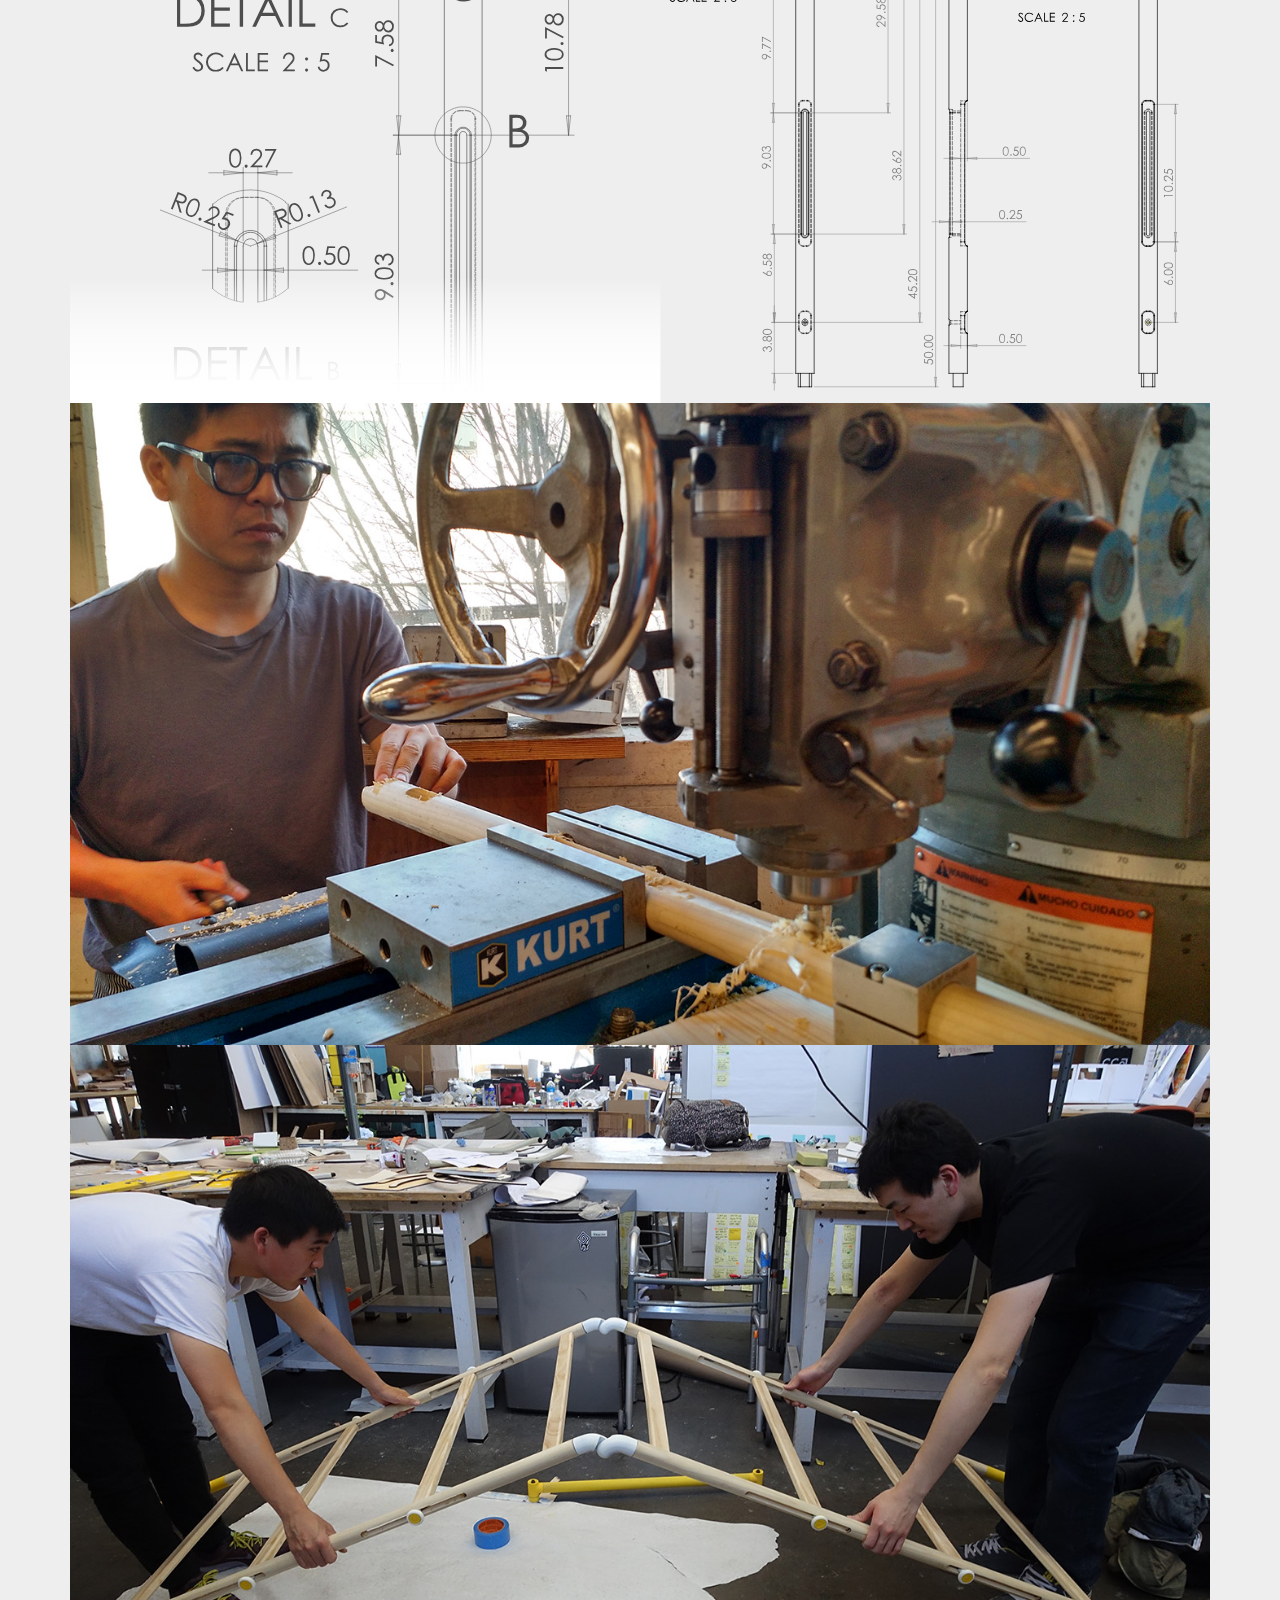
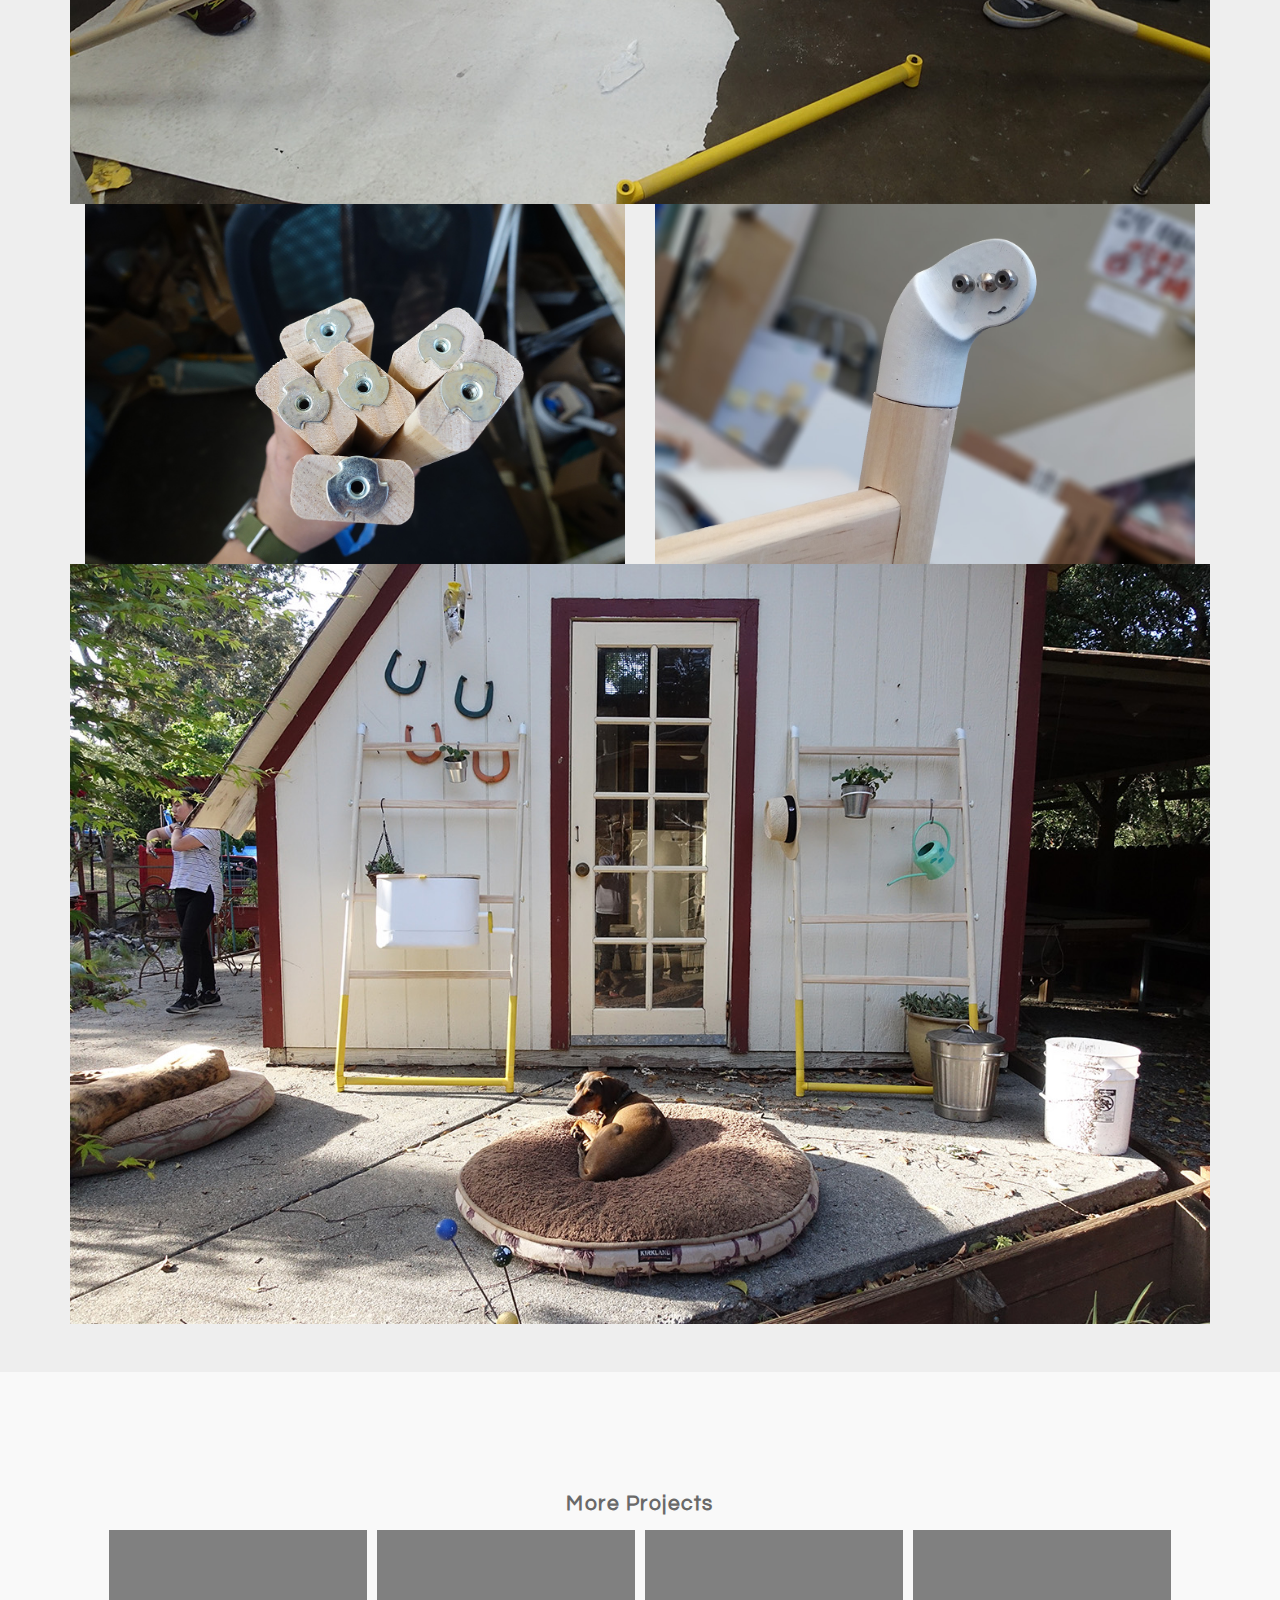
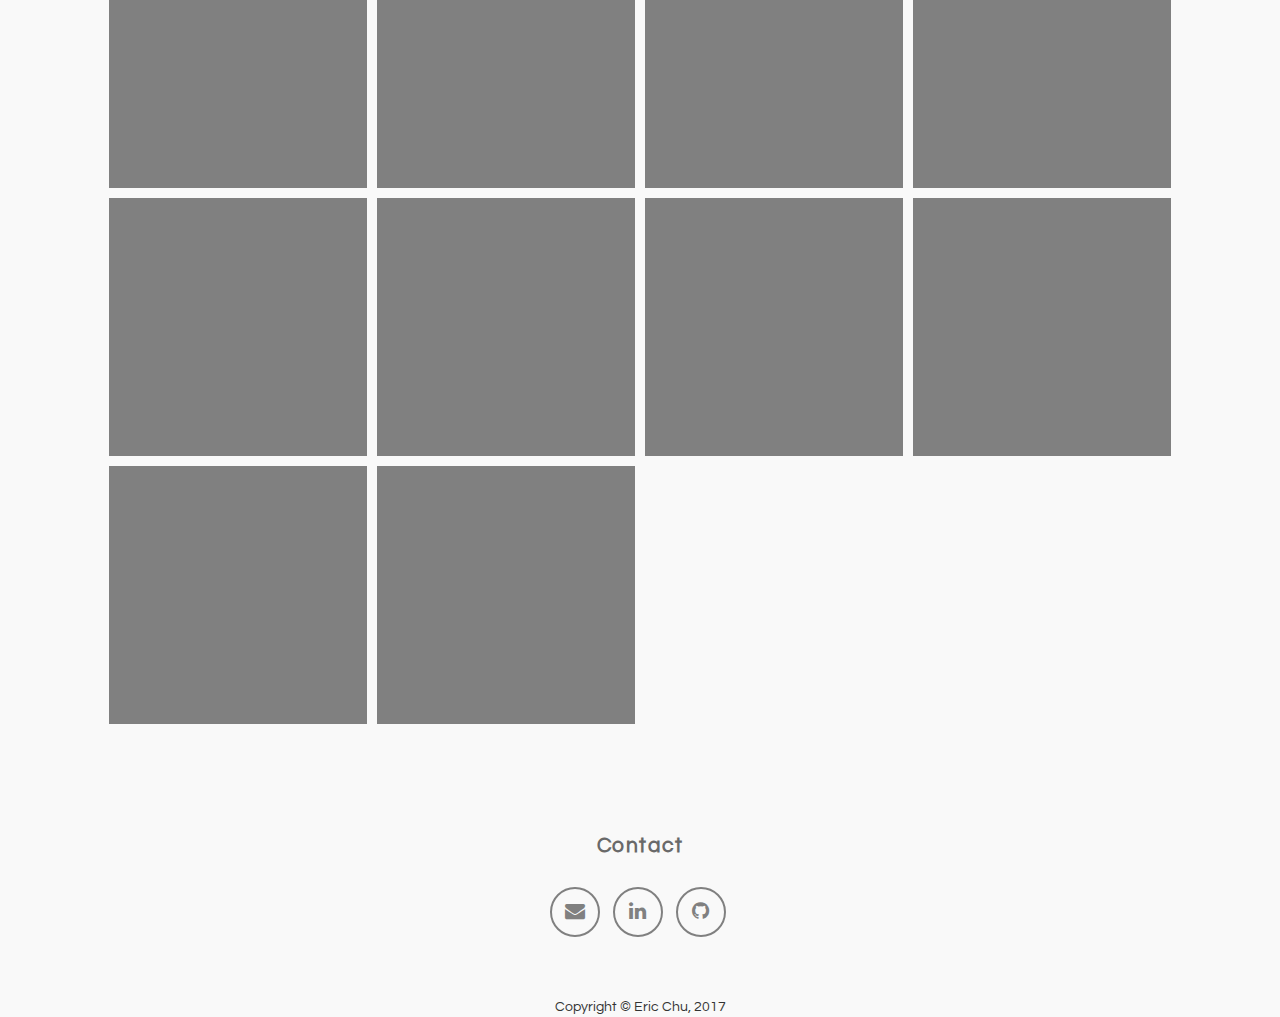
<file: LADR LADR.html>
<!DOCTYPE html>
<html lang="en">

  <!-- START HEAD -->  
<head>
    <meta charset="utf-8">
    <meta http-equiv="X-UA-Compatible" content="IE=edge">
    <meta name="viewport" content="width=device-width, initial-scale=1">
    <meta name="description" content="">
    <meta name="author" content="Eric Chu">
    <!-- The above 3 meta tags *must* come first in the head; any other head content must come *after* these tags -->
    <title>LADR LADR - Eric Chu</title>

    <!-- Bootstrap -->
    <link href="css/bootstrap.min.css" rel="stylesheet">
    <link href="css/personal.css" rel="stylesheet">
    <link href="https://fonts.googleapis.com/css?family=Questrial" rel="stylesheet">
    <link rel="stylesheet" href="https://maxcdn.bootstrapcdn.com/font-awesome/4.4.0/css/font-awesome.min.css">
    <!-- HTML5 Shim and Respond.js IE8 support of HTML5 elements and media queries -->
    <!-- WARNING: Respond.js doesn't work if you view the page via file:// -->
    <!--[if lt IE 9]>
      <script src="https://oss.maxcdn.com/html5shiv/3.7.2/html5shiv.min.js"></script>
      <script src="https://oss.maxcdn.com/respond/1.4.2/respond.min.js"></script>
    <![endif]-->
</head>

<!-- START BODY -->
<body id="pagetop">

    <!-- Navigation -->
    <nav class="navbar navbar-fixed-top navbar-custom" role="navigation">
        <div class="container">
            <!-- Brand and toggle get grouped for better mobile display -->
            <div class="navbar-header">
                <button type="button" class="navbar-toggle collapsed" data-toggle="collapse" data-target="#bs-example-navbar-collapse-1">
                    <span class="sr-only">Toggle navigation</span>
                    <span class="icon-bar"></span>
                    <span class="icon-bar"></span>
                    <span class="icon-bar"></span>
                </button>
                <a class="navbar-brand" href="index.html">Eric Chu</a>
            </div>
            <!-- Collect the nav links, forms, and other content for toggling -->
            <div class="collapse navbar-collapse" id="bs-example-navbar-collapse-1">
                <ul class="nav navbar-nav navbar-right">
                    <li class="page-scroll">
                        <a href="index.html#about">About</a> 
                    </li>
                    <li>
                        <a href="#contact">Contact</a>
                    </li>
                    <li>
                        <a href="files/Eric Chu - Industrial Design Resume.pdf">Resume <i class="fa fa-file-pdf-o" aria-hidden="true"></i></a> 
                    </li>
                </ul>
            </div>
            <!-- /.navbar-collapse -->
        </div>
        <!-- /.container -->
    </nav>
    

    <!-- Page Content --> 

    <div class="jumbotron">
        <div class="container">
            <img class="img-responsive" src="img/LADRLADRHero.jpg">
            <h1>LADR LADR</h1>
            <h2>Vermicomposting ladder planter</h2>
            <p>
            Vermicomposting is the use of worms to aid in the composting of plant matter. By letting the worms eat and digest the matter, their castings (poop) can then be spread onto the potted plants or be steeped into a “worm tea” fertilizer that is highly nutritious for plants. LADR LADR makes this process easy, simple, and rewarding for plant enthusiasts even if they live in a small home. By separating the two ladders, they can be placed against a wall, minimizing its footprint. The soft silicone auger inside the composting bin, separates the castings without hurting the worms. 
            </p>
            <p> 
            Designed for ID4 2015 in collaboration with Danvu Nguyen, Debbie Stevens from <a href="http://www.wormendingsunlimited.com/">Worm Endings Unlimited</a>, and assistance from Judy Leung.
            </p>
        </div>
        <div class="container">
            <div class="img-pad">
                <div class="embed-responsive embed-responsive-16by9">
                    <iframe class="embed-responsive-item" src="https://www.youtube.com/embed/gGB7G8TCXiE" frameborder="0" allowfullscreen></iframe>
                </div>
            </div>

            <img class="img-responsive img-pad" src="img/LADRLADR1.jpg">
            <img class="img-responsive img-pad" src="img/LADRLADR2.jpg">
            <img class="img-responsive img-pad" src="img/LADRLADR3.jpg">
            <img class="img-responsive" src="img/LADRLADR4.jpg">
            <h5>Above photos by <a href="http://www.markserr.com/">Mark Serr</a></h5>
            <img class="img-responsive img-pad" src="img/LADRLADRDimensionalDrawings.svg">
            <img class="img-responsive img-pad" src="img/LADRLADR5.jpg">
            <img class="img-responsive img-pad" src="img/LADRLADR6.jpg">
            <img class="col-md-6 col-xs-6 img-responsive img-pad img-pad-right" src="img/LADRLADR7.jpg">
            <img class="col-md-6 col-xs-6 img-responsive img-pad img-pad-left" src="img/LADRLADR8.jpg">
            <img class="img-responsive img-pad" src="img/LADRLADR9.jpg">

        </div>
    </div>
<!-- 
    <section>
        <div class="container container-pad">
            <div class="row">
                <div class="col-lg-12 text-center">
                    <h1 id="Projects">
                        Xbox One Controller Rendering Exercise
                    </h1>
                </div>
            </div>
            <div class="col-lg-12 container">
                <img class="img-responsive" src="img/XboxOneControllerHero.jpg">
            </div>
        </div>
    </section>

 -->
        <!-- Grid -->
    <section>
    <div class="container container-pad">
        <!-- Grid Title -->
        <div class="row">
            <div class="col-lg-12 text-center">
                <h2 id="Projects">
                    More Projects
                </h2>
            </div>
        </div>
        <!-- Grid Begins -->
        <div class="row">
            <div class="col-sm-3 col-xs-6 grid-item">
                <div class="hovereffect">
                    <a href="AdaptiveShoes.html">
                        <img class="img-responsive" src="img/AdaptiveShoesGrid.jpg" alt="">
                        <div class="overlay">
                            <h2>Adaptive Shoes</h2>
                            <p> 
                                The fusion of 3D printing and shoes
                            </p> 
                        </div>
                    </a>
                </div>
            </div>
            <div class="col-sm-3 col-xs-6 grid-item">
                <div class="hovereffect">
                    <a href="2Pak.html">
                        <img class="img-responsive" src="img/2PakGrid.jpg" alt="">
                        <div class="overlay">
                        <h2>2Pak</h2>
                            <p> 
                                A commuter's grocery backpack 
                            </p> 
                        </div>
                    </a>
                </div>
            </div>
            <div class="col-sm-3 col-xs-6 grid-item">
                <div class="hovereffect">
                    <a href="HeroPak.html">
                        <img class="img-responsive" src="img/HeroPakGrid.jpg" alt="">
                        <div class="overlay">
                        <h2>Camelbak Hero Pak</h2>
                            <p> 
                                Emergency water filtration backpack system for earthquake survivors
                            </p> 
                        </div>
                    </a>
                </div>
            </div>
            <div class="col-sm-3 col-xs-6 grid-item">
                <div class="hovereffect">
                    <a href="Onigiri.html">
                        <img class="img-responsive" src="img/OnigiriGrid.jpg" alt="">
                        <div class="overlay">
                        <h2>Onigiri</h2>
                            <p> 
                                Vending machine for onigiri's, a popular Japanese snack
                            </p> 
                        </div>
                    </a>
                </div>
            </div>
            <div class="col-sm-3 col-xs-6 grid-item">
                <div class="hovereffect">
                    <a href="ConicCutlery.html">
                        <img class="img-responsive" src="img/ConicCutleryGrid.jpg" alt="">
                        <div class="overlay">
                        <h2>Conic Cutlery Set</h2>
                            <p> 
                                Wall-mounted stainless steel cutlery set with chopping board
                            </p>  
                        </div>
                    </a>
                </div>
            </div>
            <div class="col-sm-3 col-xs-6 grid-item">
                <div class="hovereffect">
                    <a href="OtherYo.html">
                        <img class="img-responsive" src="img/OtherYoGrid.jpg
                        " alt="">
                        <div class="overlay">
                        <h2>OtherYo</h2>
                            <p> 
                                CNC milled yoyo made on the OtherMill
                            </p>  
                        </div>
                    </a>
                </div>
            </div>
            <div class="col-sm-3 col-xs-6 grid-item">
                <div class="hovereffect">
                    <a href="SmallComfyChair.html">
                        <img class="img-responsive" src="img/ComfyChairGrid.jpg" alt="">
                        <div class="overlay">
                        <h2>Small Comfy Chair</h2>
                            <p> 
                                $24 Lasercut plywood chair
                            </p>  
                        </div>
                    </a>
                </div>
            </div>
            <div class="col-sm-3 col-xs-6 grid-item">
                <div class="hovereffect">
                    <a href="Sake.html">
                        <img class="img-responsive" src="img/SakeGrid.jpg" alt="">
                        <div class="overlay">
                        <h2>Sake: Unfiltered</h2>
                            <p> 
                                Sake packaging
                            </p>  
                        </div>
                    </a>
                </div>
            </div>
            <div class="col-sm-3 col-xs-6 grid-item">
                <div class="hovereffect">
                    <a href="DamaxionTea.html">
                        <img class="img-responsive" src="img/TeaGrid.jpg" alt="">
                        <div class="overlay">
                        <h2>Damaxion Tea</h2>
                            <p> 
                                Tea packaging inspired by Buckminster Fuller's works
                            </p>  
                        </div>
                    </a>
                </div>
            </div>
            <!-- <div class="col-sm-3 col-xs-6 grid-item">
                <div class="hovereffect">
                    <a href="SphereCam.html">
                        <img class="img-responsive" src="img/SphereCamGrid.jpg" alt="">
                        <div class="overlay">
                        <h2>FlipFlap</h2>
                            <p> 
                                Personal drone camera for outdoor enthusiasts
                            </p>  
                        </div>
                    </a>
                </div>
            </div> -->
            <div class="col-sm-3 col-xs-6 grid-item">
                <div class="hovereffect">
                    <a href="XboxOneControllerRender.html">
                        <img class="img-responsive" src="img/XboxOneControllerGrid.jpg" alt="">
                        <div class="overlay">
                        <h2>Xbox One Controller Render</h2>
                            <p> 
                                Solidworks 3D modeling exercise
                            </p>  
                        </div>
                    </a>
                </div>
            </div>
        </div>   
    </div>
    </section>


<!-- Contact Section -->
    <section class="about">
        <div class="container">
            <div class="row">
                <div id="contact" class="col-lg-12 text-center">
                    <h2>Contact</h2>
                    <ul class="list-inline">
                        <li>
                            <a href="mailto:eric@ericchu.design" class="btn-social btn-outline"><i class="fa fa-envelope" aria-hidden="true"></i></a>
                        </li>
                        <li>
                            <a href="https://www.linkedin.com/in/yochu" class="btn-social btn-outline"><i class="fa fa-linkedin"></i></a>
                        </li>
                        <li>
                            <a href="https://github.com/yochu" class="btn-social btn-outline"><i class="fa fa-github"></i></a>
                        </li>
                    </ul>
                </div>
            </div>
        </div>
    </section>


    <!-- Footer -->
    <footer class="text-center">
        <div class="footer-below">
            <div class="container">
                <div class="row">
                    <div class="col-md-12">
                        Copyright &copy; Eric Chu, 2017
                    </div>
                </div>
            </div>
        </div>
    </footer>

    

    <!-- jQuery (necessary for Bootstrap's JavaScript plugins) -->
    <script src="https://ajax.googleapis.com/ajax/libs/jquery/1.12.4/jquery.min.js"></script>
    <!-- Include all compiled plugins (below), or include individual files as needed -->
    <script src="js/bootstrap.min.js"></script>
  </body>
</html>
</file>
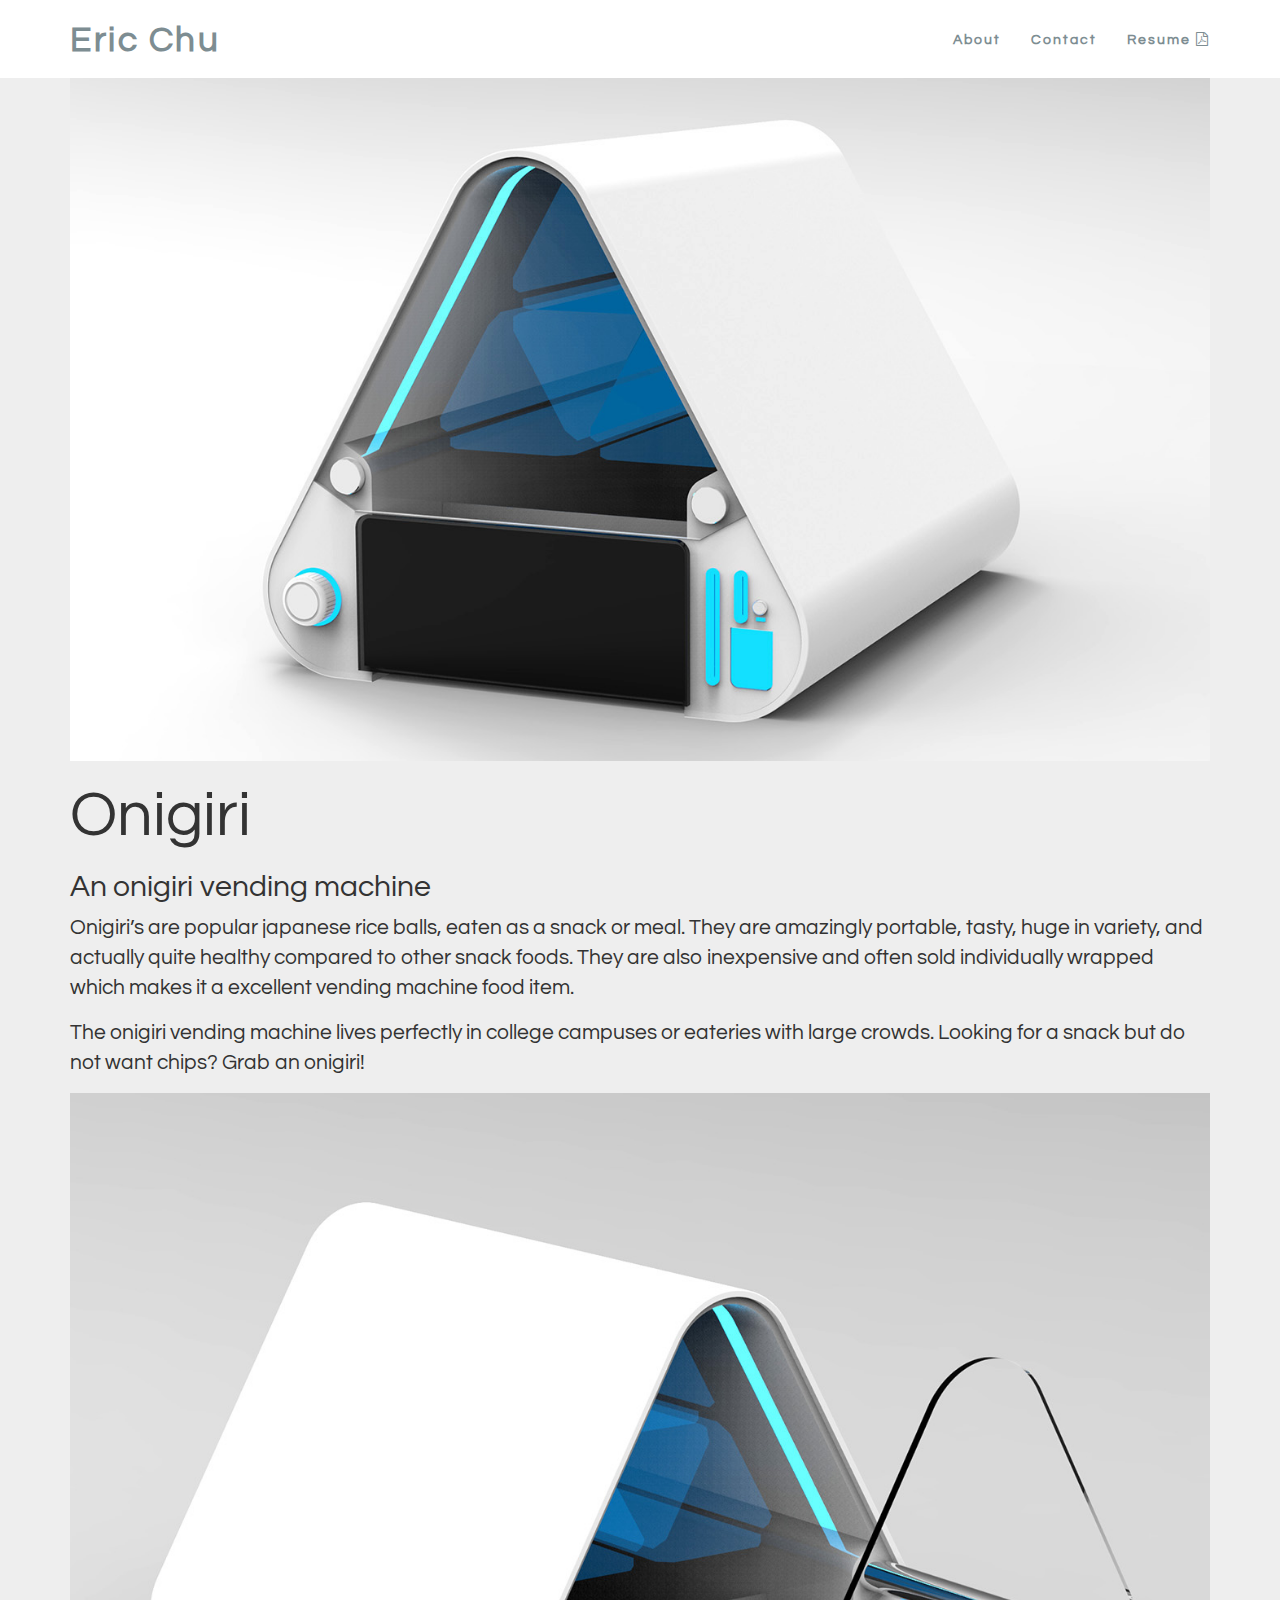
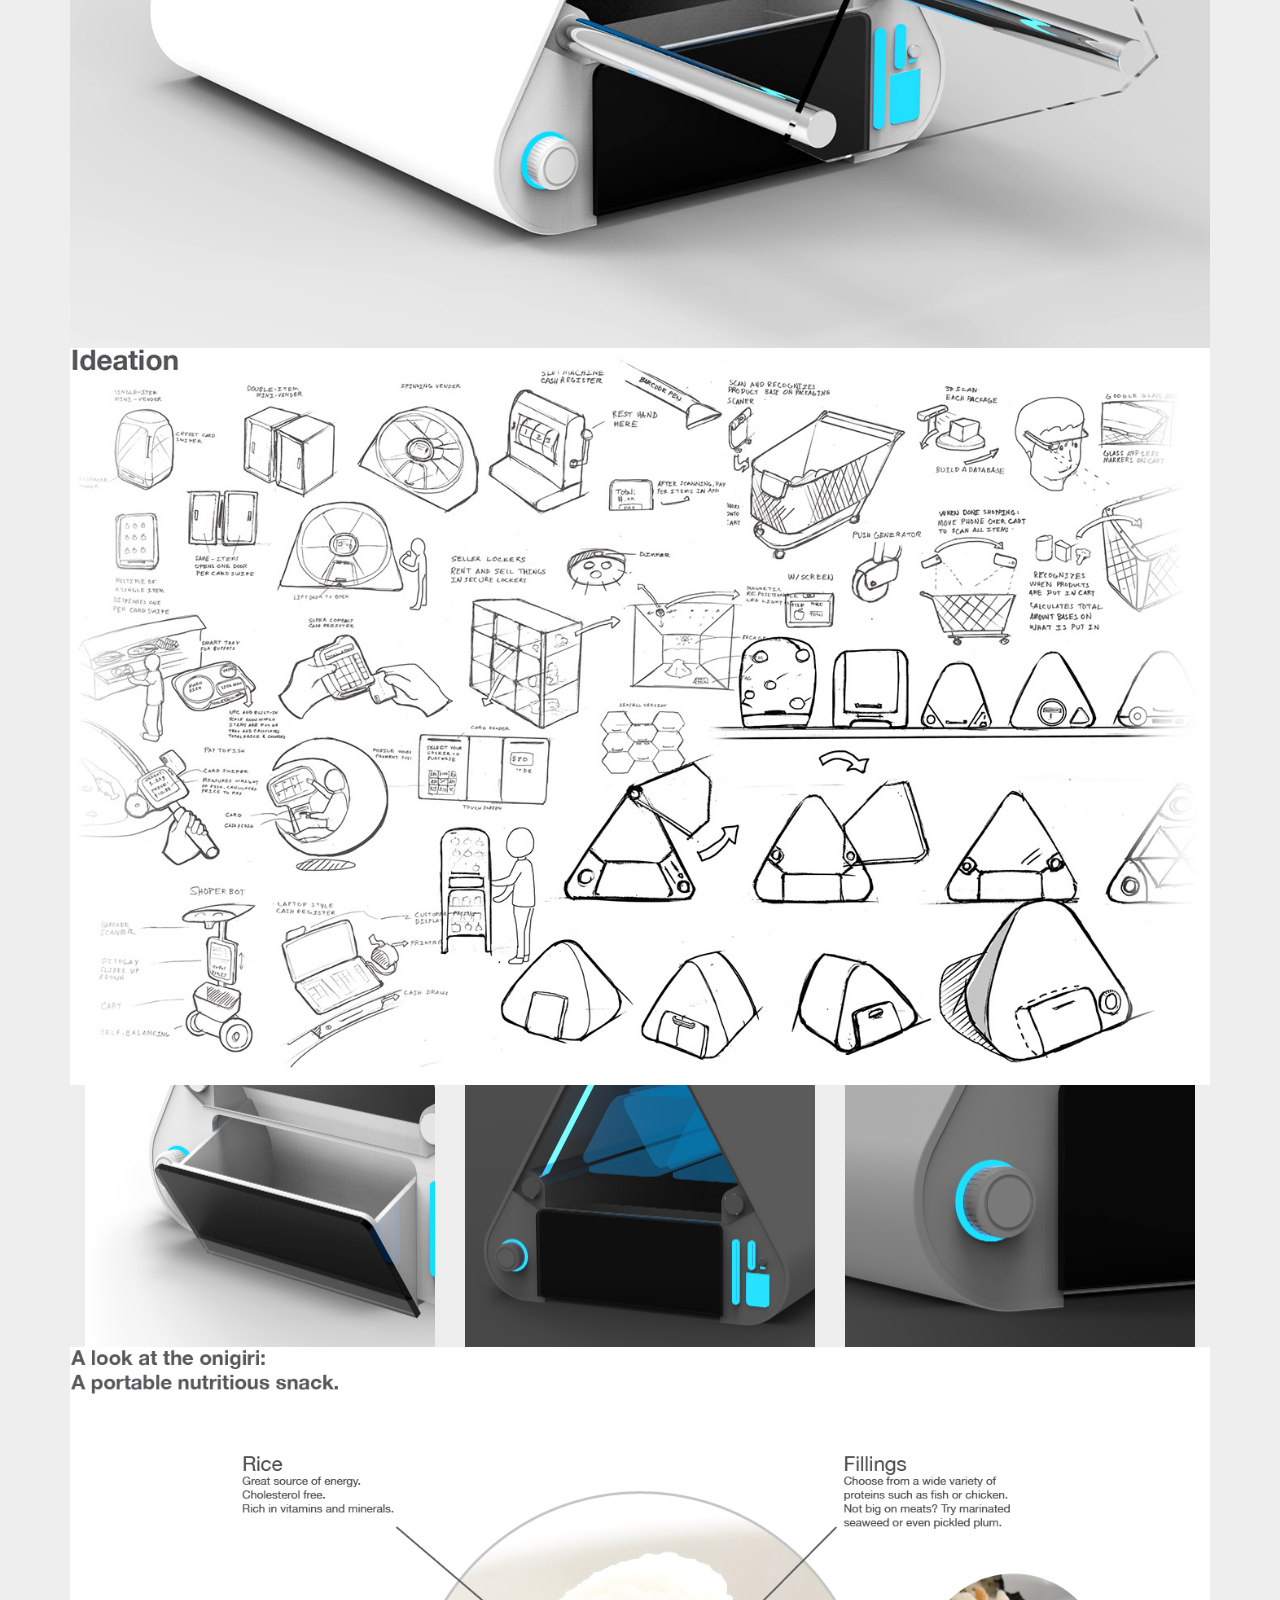
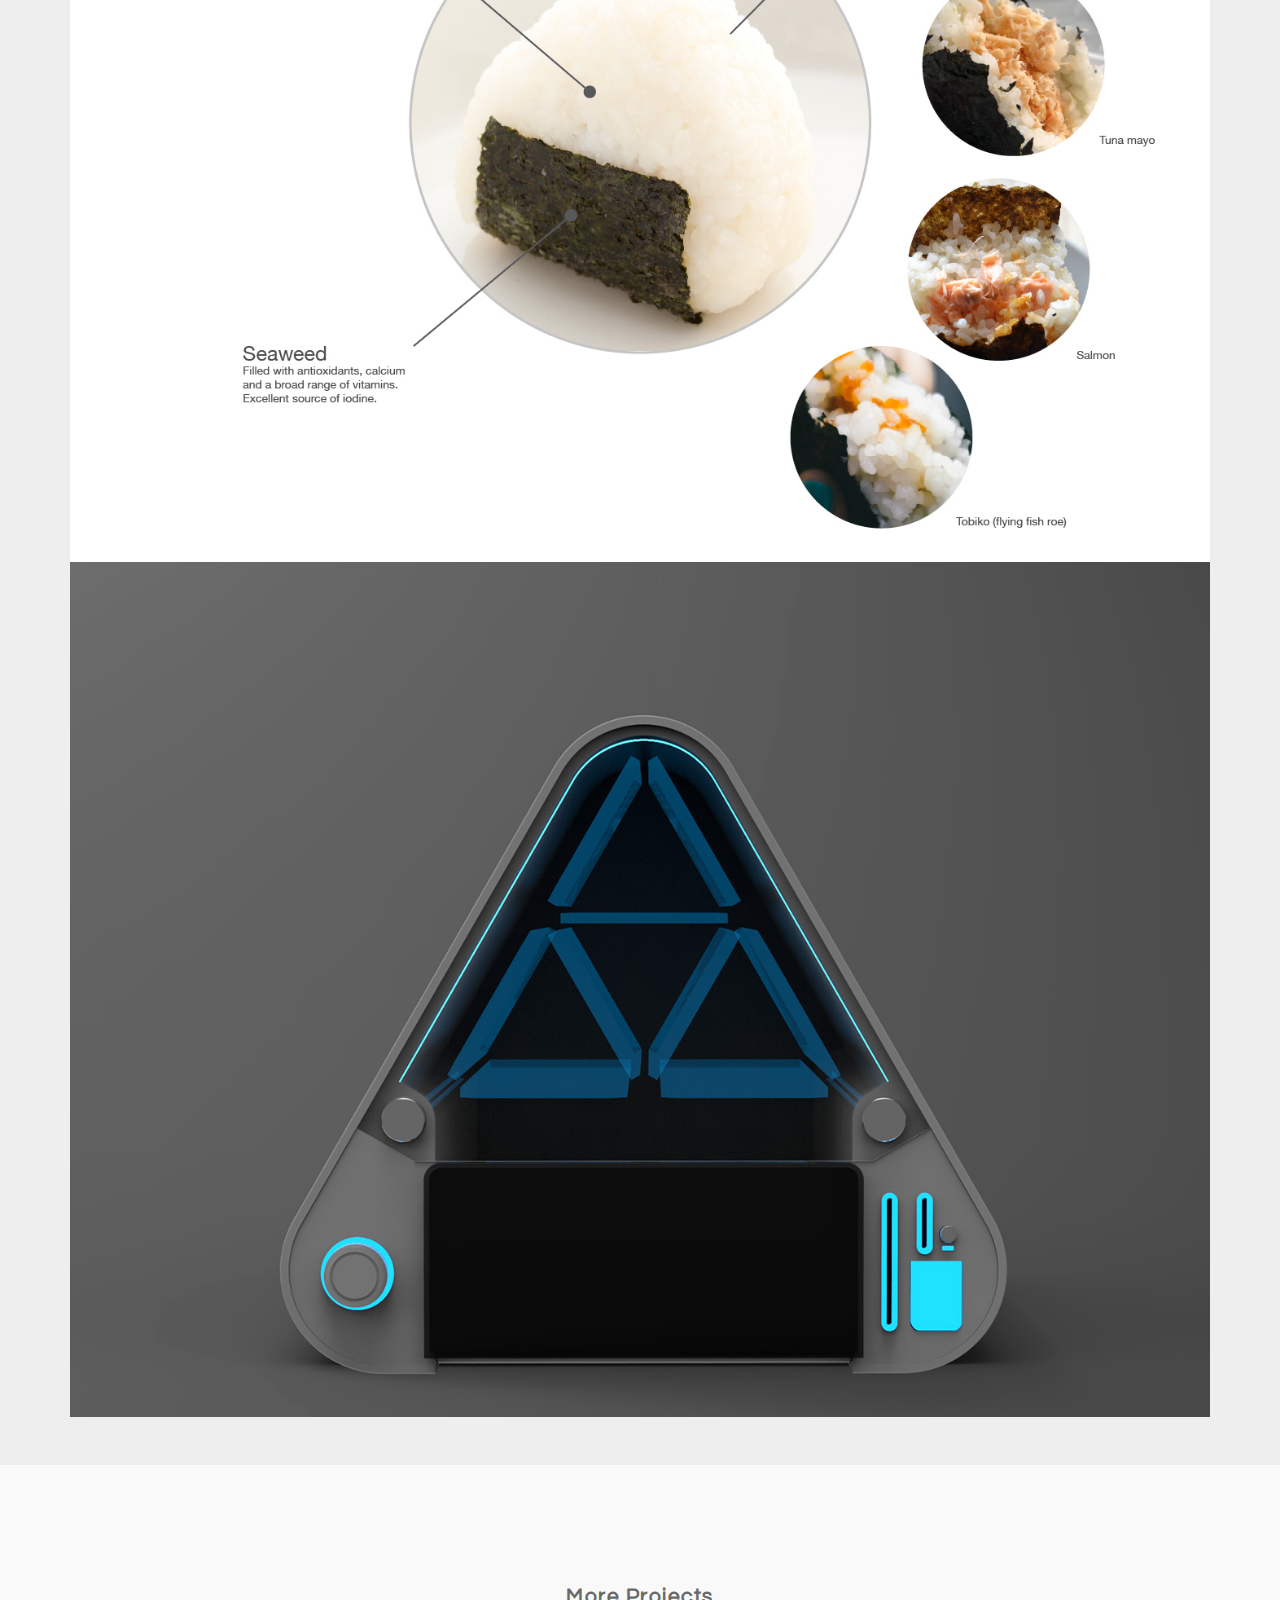
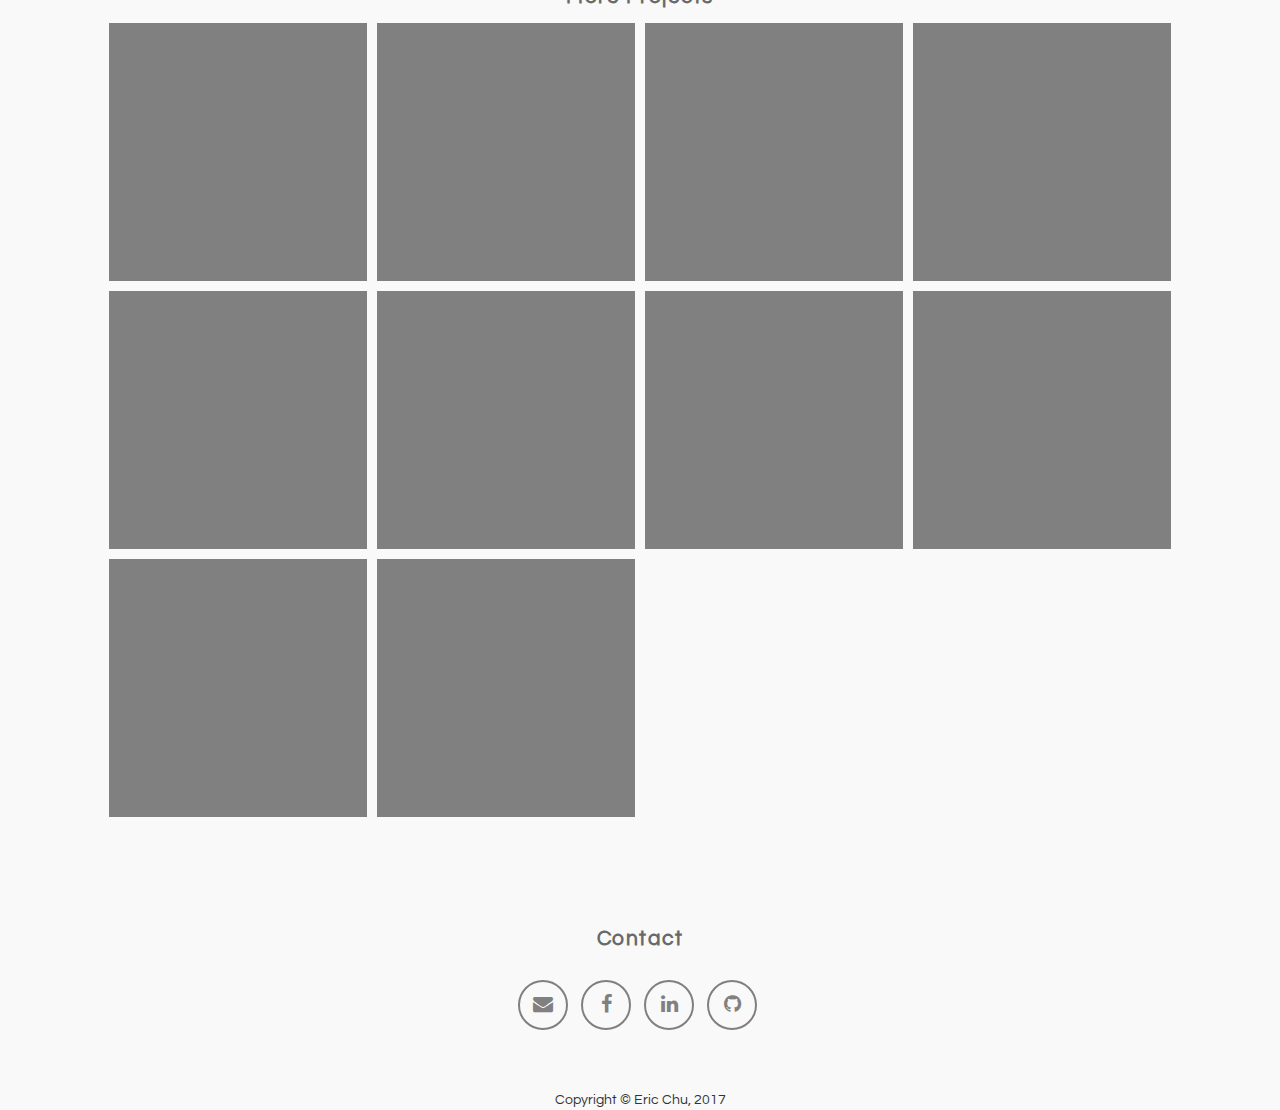
<file: Onigiri.html>
<!DOCTYPE html>
<html lang="en">

  <!-- START HEAD -->  
<head>
    <meta charset="utf-8">
    <meta http-equiv="X-UA-Compatible" content="IE=edge">
    <meta name="viewport" content="width=device-width, initial-scale=1">
    <meta name="description" content="">
    <meta name="author" content="Eric Chu">
    <!-- The above 3 meta tags *must* come first in the head; any other head content must come *after* these tags -->
    <title>Onigiri - Eric Chu</title>

    <!-- Bootstrap -->
    <link href="css/bootstrap.min.css" rel="stylesheet">
    <link href="css/personal.css" rel="stylesheet">
    <link href="https://fonts.googleapis.com/css?family=Questrial" rel="stylesheet">
    <link rel="stylesheet" href="https://maxcdn.bootstrapcdn.com/font-awesome/4.4.0/css/font-awesome.min.css">
    <!-- HTML5 Shim and Respond.js IE8 support of HTML5 elements and media queries -->
    <!-- WARNING: Respond.js doesn't work if you view the page via file:// -->
    <!--[if lt IE 9]>
      <script src="https://oss.maxcdn.com/html5shiv/3.7.2/html5shiv.min.js"></script>
      <script src="https://oss.maxcdn.com/respond/1.4.2/respond.min.js"></script>
    <![endif]-->
</head>

<!-- START BODY -->
<body id="pagetop">

    <!-- Navigation -->
    <nav class="navbar navbar-fixed-top navbar-custom" role="navigation">
        <div class="container">
            <!-- Brand and toggle get grouped for better mobile display -->
            <div class="navbar-header">
                <button type="button" class="navbar-toggle collapsed" data-toggle="collapse" data-target="#bs-example-navbar-collapse-1">
                    <span class="sr-only">Toggle navigation</span>
                    <span class="icon-bar"></span>
                    <span class="icon-bar"></span>
                    <span class="icon-bar"></span>
                </button>
                <a class="navbar-brand" href="index.html">Eric Chu</a>
            </div>
            <!-- Collect the nav links, forms, and other content for toggling -->
            <div class="collapse navbar-collapse" id="bs-example-navbar-collapse-1">
                <ul class="nav navbar-nav navbar-right">
                    <li>
                        <a href="index.html#about">About</a> 
                    </li>
                    <li>
                        <a href="#contact">Contact</a>
                    </li>
                    <li>
                        <a href="files/Eric Chu - Industrial Design Resume.pdf">Resume <i class="fa fa-file-pdf-o" aria-hidden="true"></i></a> 
                    </li>
                </ul>
            </div>
            <!-- /.navbar-collapse -->
        </div>
        <!-- /.container -->
    </nav>
    

    <!-- Page Content --> 
    <div class="jumbotron">
        <div class="container">
            <img class="img-responsive" src="img/OnigiriHero.jpg">
            <h1>Onigiri</h1>
            <h2>An onigiri vending machine</h2>
            <p>
                Onigiri’s are popular japanese rice balls, eaten as a snack or meal. They are amazingly portable, tasty, huge in variety, and actually quite healthy compared to other snack foods. They are also inexpensive and often sold individually wrapped which makes it a excellent vending machine food item.
            </p>
            <p>
                The onigiri vending machine lives perfectly in college campuses or eateries with large crowds. Looking for a snack but do not want chips? Grab an onigiri! 
            </p>
            <img class="img-responsive img-pad" src="img/Onigiri1.jpg">
            <img class="img-responsive img-pad" src="img/Onigiri2.jpg">

            <img class="col-md-4 col-xs-4 img-responsive img-pad img-pad-right" src="img/Onigiri3.jpg">
            <img class="col-md-4 col-xs-4 img-responsive img-pad img-pad-mid" src="img/Onigiri4.jpg">
            <img class="col-md-4 col-xs-4 img-responsive img-pad img-pad-left" src="img/Onigiri5.jpg">
            <img class="img-responsive img-pad" src="img/Onigiri2.1.jpg">
            <img class="img-responsive img-pad" src="img/Onigiri6.jpg">

        </div>
    </div>

    
<!-- 
    <section>
        <div class="container container-pad">
            <div class="row">
                <div class="col-lg-12 text-center">
                    <h1 id="Projects">
                        Xbox One Controller Rendering Exercise
                    </h1>
                </div>
            </div>
            <div class="col-lg-12 container">
                <img class="img-responsive" src="img/XboxOneControllerHero.jpg">
            </div>
        </div>
    </section>

 -->
    <!-- Grid -->
    <section>
    <div class="container container-pad">
        <!-- Grid Title -->
        <div class="row">
            <div class="col-lg-12 text-center">
                <h2 id="Projects">
                    More Projects
                </h2>
            </div>
        </div>
        <!-- Grid Begins -->
        <div class="row">
            <div class="col-sm-3 col-xs-6 grid-item">
                <div class="hovereffect">
                    <a href="AdaptiveShoes.html">
                        <img class="img-responsive" src="img/AdaptiveShoesGrid.jpg" alt="">
                        <div class="overlay">
                            <h2>Adaptive Shoes</h2>
                            <p> 
                                The fusion of 3D printing and shoes
                            </p> 
                        </div>
                    </a>
                </div>
            </div>
            <div class="col-sm-3 col-xs-6 grid-item">
                <div class="hovereffect">
                    <a href="LADR LADR.html">
                        <img class="img-responsive" src="img/LADRLADRGrid.jpg" alt="">
                        <div class="overlay">
                        <h2>LADR LADR</h2>
                            <p> 
                                Vermicomposting ladder planter
                            </p> 
                        </div>
                    </a>
                </div>
            </div>
            <div class="col-sm-3 col-xs-6 grid-item">
                <div class="hovereffect">
                    <a href="2Pak.html">
                        <img class="img-responsive" src="img/2PakGrid.jpg" alt="">
                        <div class="overlay">
                        <h2>2Pak</h2>
                            <p> 
                                A commuter's grocery backpack 
                            </p> 
                        </div>
                    </a>
                </div>
            </div>
            <div class="col-sm-3 col-xs-6 grid-item">
                <div class="hovereffect">
                    <a href="HeroPak.html">
                        <img class="img-responsive" src="img/HeroPakGrid.jpg" alt="">
                        <div class="overlay">
                        <h2>Camelbak Hero Pak</h2>
                            <p> 
                                Emergency water filtration backpack system for earthquake survivors
                            </p> 
                        </div>
                    </a>
                </div>
            </div>
            <div class="col-sm-3 col-xs-6 grid-item">
                <div class="hovereffect">
                    <a href="ConicCutlery.html">
                        <img class="img-responsive" src="img/ConicCutleryGrid.jpg" alt="">
                        <div class="overlay">
                        <h2>Conic Cutlery Set</h2>
                            <p> 
                                Wall-mounted stainless steel cutlery set with chopping board
                            </p>  
                        </div>
                    </a>
                </div>
            </div>
            <div class="col-sm-3 col-xs-6 grid-item">
                <div class="hovereffect">
                    <a href="OtherYo.html">
                        <img class="img-responsive" src="img/OtherYoGrid.jpg
                        " alt="">
                        <div class="overlay">
                        <h2>OtherYo</h2>
                            <p> 
                                CNC milled yoyo made on the OtherMill
                            </p>  
                        </div>
                    </a>
                </div>
            </div>
            <div class="col-sm-3 col-xs-6 grid-item">
                <div class="hovereffect">
                    <a href="SmallComfyChair.html">
                        <img class="img-responsive" src="img/ComfyChairGrid.jpg" alt="">
                        <div class="overlay">
                        <h2>Small Comfy Chair</h2>
                            <p> 
                                $24 Lasercut plywood chair
                            </p>  
                        </div>
                    </a>
                </div>
            </div>
            <div class="col-sm-3 col-xs-6 grid-item">
                <div class="hovereffect">
                    <a href="Sake.html">
                        <img class="img-responsive" src="img/SakeGrid.jpg" alt="">
                        <div class="overlay">
                        <h2>Sake: Unfiltered</h2>
                            <p> 
                                Sake packaging
                            </p>  
                        </div>
                    </a>
                </div>
            </div>
            <div class="col-sm-3 col-xs-6 grid-item">
                <div class="hovereffect">
                    <a href="DamaxionTea.html">
                        <img class="img-responsive" src="img/TeaGrid.jpg" alt="">
                        <div class="overlay">
                        <h2>Damaxion Tea</h2>
                            <p> 
                                Tea packaging inspired by Buckminster Fuller's works
                            </p>  
                        </div>
                    </a>
                </div>
            </div>
            <!-- <div class="col-sm-3 col-xs-6 grid-item">
                <div class="hovereffect">
                    <a href="SphereCam.html">
                        <img class="img-responsive" src="img/SphereCamGrid.jpg" alt="">
                        <div class="overlay">
                        <h2>FlipFlap</h2>
                            <p> 
                                Personal drone camera for outdoor enthusiasts
                            </p>  
                        </div>
                    </a>
                </div>
            </div> -->
            <div class="col-sm-3 col-xs-6 grid-item">
                <div class="hovereffect">
                    <a href="XboxOneControllerRender.html">
                        <img class="img-responsive" src="img/XboxOneControllerGrid.jpg" alt="">
                        <div class="overlay">
                        <h2>Xbox One Controller Render</h2>
                            <p> 
                                Solidworks 3D modeling exercise
                            </p>  
                        </div>
                    </a>
                </div>
            </div>
        </div>   
    </div>
    </section>


    <!-- About Section -->
    <section class="about">
        <div class="container">
            <div class="row">
                <div id="contact" class="col-lg-12 text-center">
                    <h2>Contact</h2>
                    <ul class="list-inline">
                        <li>
                            <a href="mailto:eric@ericchu.design" class="btn-social btn-outline"><i class="fa fa-envelope" aria-hidden="true"></i></a>
                        </li>
                        <li>
                            <a href="https://www.facebook.com/YoChu" class="btn-social btn-outline"><i class="fa fa-facebook"></i></a>
                        </li>
                        <li>
                            <a href="https://www.linkedin.com/in/yochu" class="btn-social btn-outline"><i class="fa fa-linkedin"></i></a>
                        </li>
                        <li>
                            <a href="https://github.com/yochu" class="btn-social btn-outline"><i class="fa fa-github"></i></a>
                        </li>
                    </ul>
                </div>
            </div>
        </div>
    </section>


    <!-- Footer -->
    <footer class="text-center">
        <div class="footer-below">
            <div class="container">
                <div class="row">
                    <div class="col-md-12">
                        Copyright &copy; Eric Chu, 2017
                    </div>
                </div>
            </div>
        </div>
    </footer>

    

    <!-- jQuery (necessary for Bootstrap's JavaScript plugins) -->
    <script src="https://ajax.googleapis.com/ajax/libs/jquery/1.12.4/jquery.min.js"></script>
    <!-- Include all compiled plugins (below), or include individual files as needed -->
    <script src="js/bootstrap.min.js"></script>
  </body>
</html>
</file>
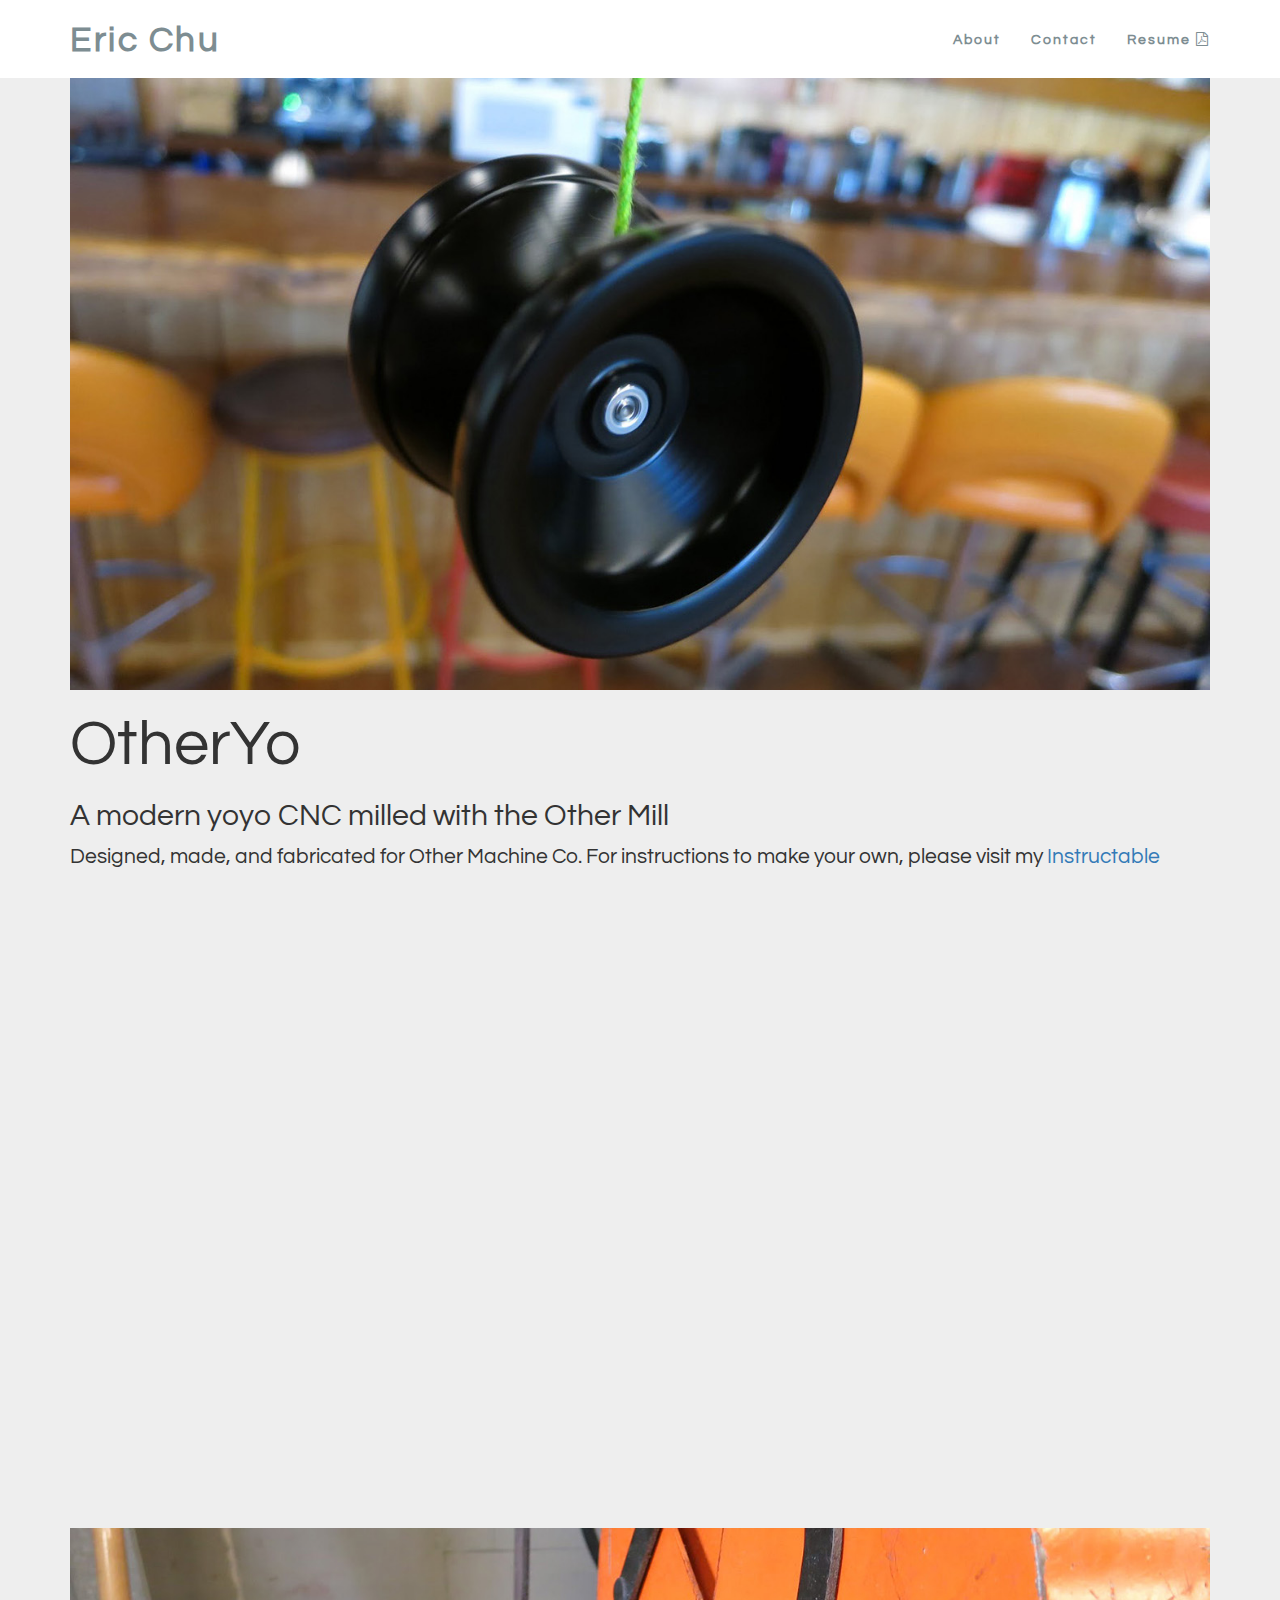
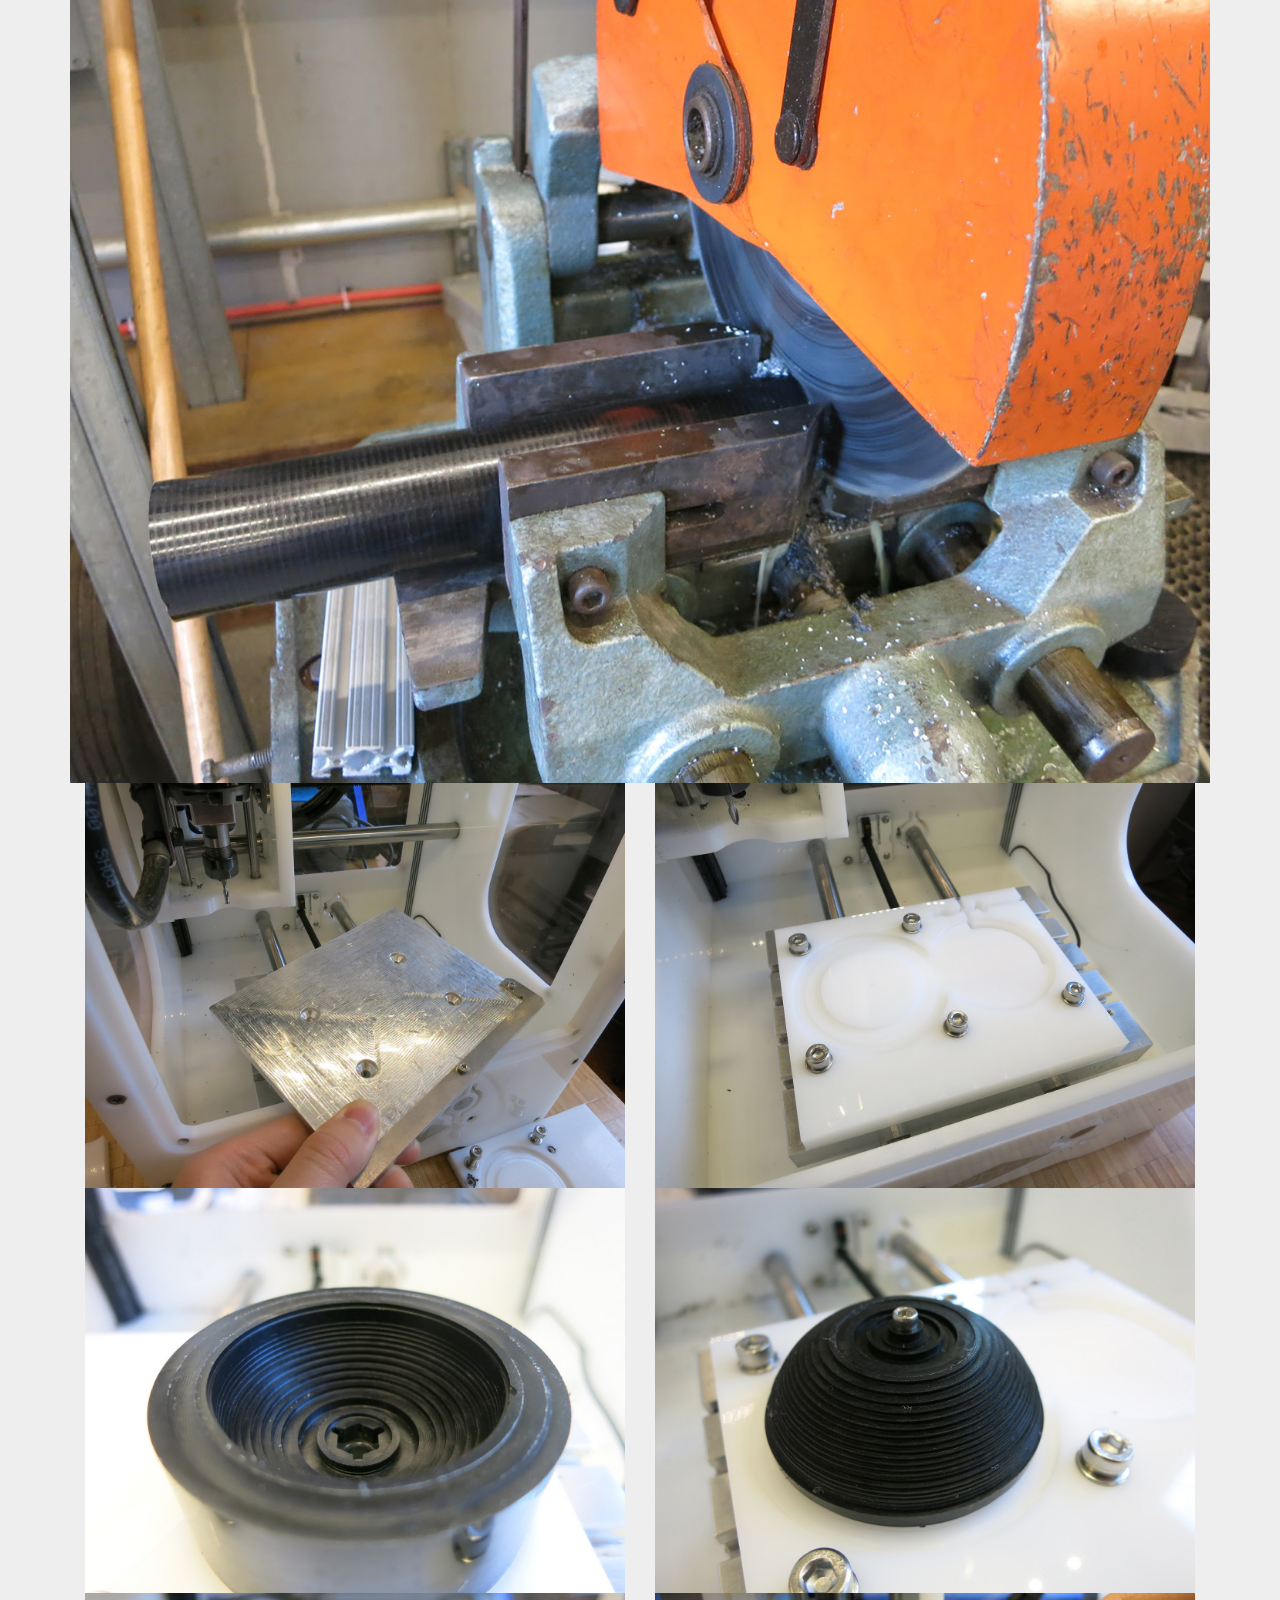
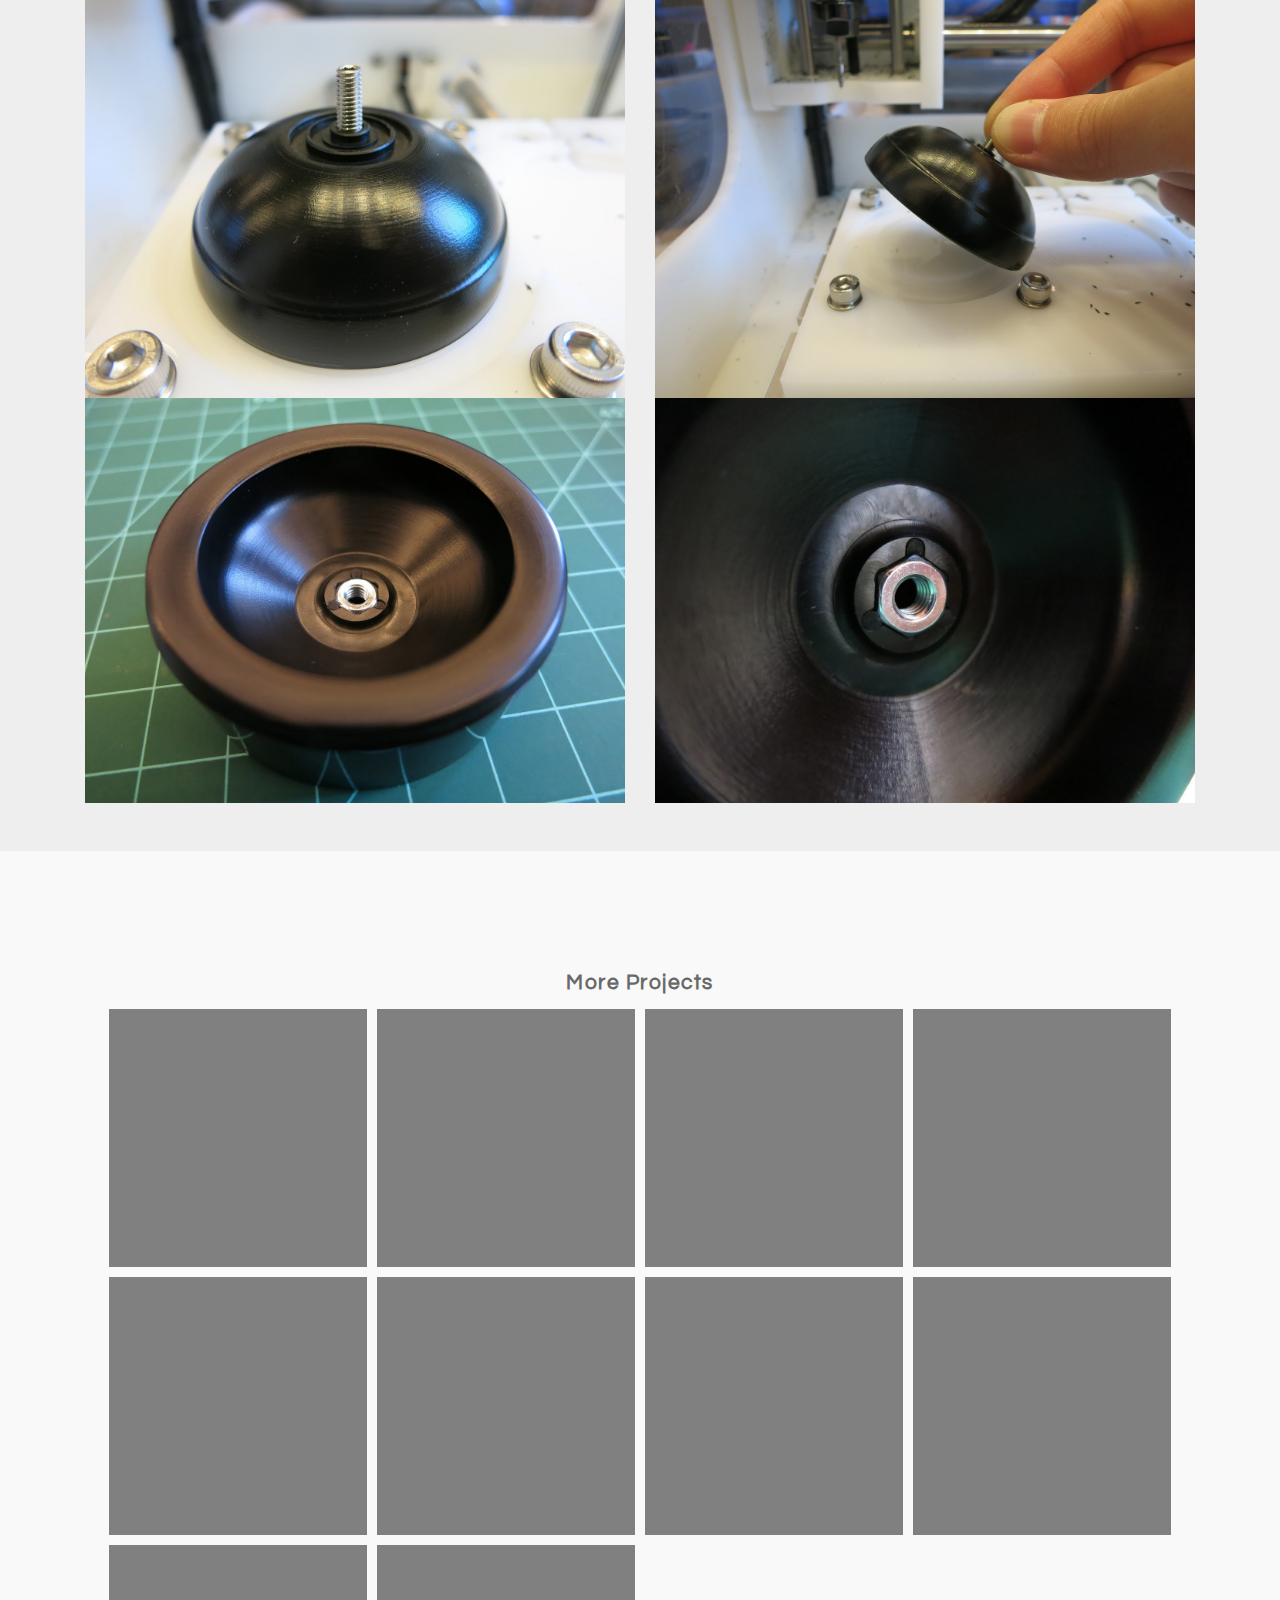
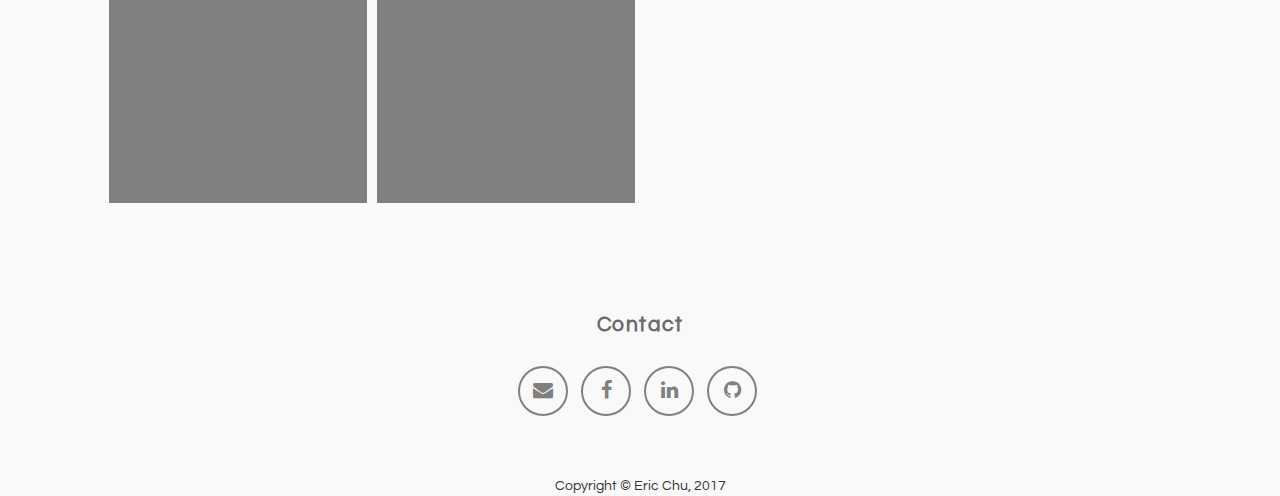
<file: OtherYo.html>
<!DOCTYPE html>
<html lang="en">

  <!-- START HEAD -->  
<head>
    <meta charset="utf-8">
    <meta http-equiv="X-UA-Compatible" content="IE=edge">
    <meta name="viewport" content="width=device-width, initial-scale=1">
    <meta name="description" content="">
    <meta name="author" content="Eric Chu">
    <!-- The above 3 meta tags *must* come first in the head; any other head content must come *after* these tags -->
    <title>OtherYo - Eric Chu</title>

    <!-- Bootstrap -->
    <link href="css/bootstrap.min.css" rel="stylesheet">
    <link href="css/personal.css" rel="stylesheet">
    <link href="https://fonts.googleapis.com/css?family=Questrial" rel="stylesheet">
    <link rel="stylesheet" href="https://maxcdn.bootstrapcdn.com/font-awesome/4.4.0/css/font-awesome.min.css">
    <!-- HTML5 Shim and Respond.js IE8 support of HTML5 elements and media queries -->
    <!-- WARNING: Respond.js doesn't work if you view the page via file:// -->
    <!--[if lt IE 9]>
      <script src="https://oss.maxcdn.com/html5shiv/3.7.2/html5shiv.min.js"></script>
      <script src="https://oss.maxcdn.com/respond/1.4.2/respond.min.js"></script>
    <![endif]-->
</head>

<!-- START BODY -->
<body id="pagetop">

    <!-- Navigation -->
    <nav class="navbar navbar-fixed-top navbar-custom" role="navigation">
        <div class="container">
            <!-- Brand and toggle get grouped for better mobile display -->
            <div class="navbar-header">
                <button type="button" class="navbar-toggle collapsed" data-toggle="collapse" data-target="#bs-example-navbar-collapse-1">
                    <span class="sr-only">Toggle navigation</span>
                    <span class="icon-bar"></span>
                    <span class="icon-bar"></span>
                    <span class="icon-bar"></span>
                </button>
                <a class="navbar-brand" href="index.html">Eric Chu</a>
            </div>
            <!-- Collect the nav links, forms, and other content for toggling -->
            <div class="collapse navbar-collapse" id="bs-example-navbar-collapse-1">
                <ul class="nav navbar-nav navbar-right">
                    <li class="page-scroll">
                        <a href="index.html#about">About</a> 
                    </li>
                    <li>
                        <a href="#contact">Contact</a>
                    </li>
                    <li>
                        <a href="files/Eric Chu - Industrial Design Resume.pdf">Resume <i class="fa fa-file-pdf-o" aria-hidden="true"></i></a> 
                    </li>
                </ul>
            </div>
            <!-- /.navbar-collapse -->
        </div>
        <!-- /.container -->
    </nav>
    

    <!-- Page Content --> 

    <div class="jumbotron">
        <div class="container">
            <img class="img-responsive" src="img/OtherYoHero.jpg">
            
            
            <h1>OtherYo</h1>
            <h2>A modern yoyo CNC milled with the Other Mill</h2>
            <p>Designed, made, and fabricated for Other Machine Co. For instructions to make your own, please visit my <a href="http://www.instructables.com/id/OtherYo/?ALLSTEPS">Instructable</a></p>
        </div>
        <div class="container">
            <div class="img-pad">
                <div class="embed-responsive embed-responsive-16by9">
                    <iframe class="embed-responsive-item" src="https://www.youtube.com/embed/3AH4qTKdzwQ" frameborder="0" allowfullscreen></iframe>
                </div>
            </div>

            <img class="img-responsive img-pad" src="img/OtherYo1.jpg">
            <img class="col-md-6 col-xs-6 img-responsive img-pad img-pad-right" src="img/OtherYo2.jpg">
            <img class="col-md-6 col-xs-6 img-responsive img-pad img-pad-left" src="img/OtherYo3.jpg">
            <img class="col-md-6 col-xs-6 img-responsive img-pad img-pad-right" src="img/OtherYo4.jpg">
            <img class="col-md-6 col-xs-6 img-responsive img-pad img-pad-left" src="img/OtherYo5.jpg">
            <img class="col-md-6 col-xs-6 img-responsive img-pad img-pad-right" src="img/OtherYo6.jpg">
            <img class="col-md-6 col-xs-6 img-responsive img-pad img-pad-left" src="img/OtherYo7.jpg">
            <img class="col-md-6 col-xs-6 img-responsive img-pad img-pad-right" src="img/OtherYo8.jpg">
            <img class="col-md-6 col-xs-6 img-responsive img-pad img-pad-left" src="img/OtherYo9.jpg">
        </div>
    </div>
<!-- 
    <section>
        <div class="container container-pad">
            <div class="row">
                <div class="col-lg-12 text-center">
                    <h1 id="Projects">
                        Xbox One Controller Rendering Exercise
                    </h1>
                </div>
            </div>
            <div class="col-lg-12 container">
                <img class="img-responsive" src="img/XboxOneControllerHero.jpg">
            </div>
        </div>
    </section>

 -->
        <!-- Grid -->
    <section>
    <div class="container container-pad">
        <!-- Grid Title -->
        <div class="row">
            <div class="col-lg-12 text-center">
                <h2 id="Projects">
                    More Projects
                </h2>
            </div>
        </div>
        <!-- Grid Begins -->
        <div class="row">
            <div class="col-sm-3 col-xs-6 grid-item">
                <div class="hovereffect">
                    <a href="AdaptiveShoes.html">
                        <img class="img-responsive" src="img/AdaptiveShoesGrid.jpg" alt="">
                        <div class="overlay">
                            <h2>Adaptive Shoes</h2>
                            <p> 
                            Shoes made using FDM 3D printing
                            </p> 
                        </div>
                    </a>
                </div>
            </div>
            <div class="col-sm-3 col-xs-6 grid-item">
                <div class="hovereffect">
                    <a href="LADR LADR.html">
                        <img class="img-responsive" src="img/LADRLADRGrid.jpg" alt="">
                        <div class="overlay">
                        <h2>LADR LADR</h2>
                            <p> 
                                Worm composting ladder planter
                            </p> 
                        </div>
                    </a>
                </div>
            </div>
            <div class="col-sm-3 col-xs-6 grid-item">
                <div class="hovereffect">
                    <a href="2Pak.html">
                        <img class="img-responsive" src="img/2PakGrid.jpg" alt="">
                        <div class="overlay">
                        <h2>2Pak</h2>
                            <p> 
                                A commuter's grocery backpack 
                            </p> 
                        </div>
                    </a>
                </div>
            </div>
            <div class="col-sm-3 col-xs-6 grid-item">
                <div class="hovereffect">
                    <a href="HeroPak.html">
                        <img class="img-responsive" src="img/HeroPakGrid.jpg" alt="">
                        <div class="overlay">
                        <h2>Camelbak Hero Pak</h2>
                            <p> 
                                Emergency water filtration backpack system for earthquake survivors
                            </p> 
                        </div>
                    </a>
                </div>
            </div>
            <div class="col-sm-3 col-xs-6 grid-item">
                <div class="hovereffect">
                    <a href="Onigiri.html">
                        <img class="img-responsive" src="img/OnigiriGrid.jpg" alt="">
                        <div class="overlay">
                        <h2>Onigiri</h2>
                            <p> 
                                Vending machine for onigiri's, a popular Japanese snack
                            </p> 
                        </div>
                    </a>
                </div>
            </div>
            <div class="col-sm-3 col-xs-6 grid-item">
                <div class="hovereffect">
                    <a href="ConicCutlery.html">
                        <img class="img-responsive" src="img/ConicCutleryGrid.jpg" alt="">
                        <div class="overlay">
                        <h2>Conic Cutlery Set</h2>
                            <p> 
                                Wall-mounted stainless steel cutlery set with chopping board
                            </p>  
                        </div>
                    </a>
                </div>
            </div>
            <div class="col-sm-3 col-xs-6 grid-item">
                <div class="hovereffect">
                    <a href="SmallComfyChair.html">
                        <img class="img-responsive" src="img/ComfyChairGrid.jpg" alt="">
                        <div class="overlay">
                        <h2>Small Comfy Chair</h2>
                            <p> 
                                $24 Lasercut plywood chair
                            </p>  
                        </div>
                    </a>
                </div>
            </div>
            <div class="col-sm-3 col-xs-6 grid-item">
                <div class="hovereffect">
                    <a href="Sake.html">
                        <img class="img-responsive" src="img/SakeGrid.jpg" alt="">
                        <div class="overlay">
                        <h2>Sake: Unfiltered</h2>
                            <p> 
                                Sake packaging
                            </p>  
                        </div>
                    </a>
                </div>
            </div>
            <div class="col-sm-3 col-xs-6 grid-item">
                <div class="hovereffect">
                    <a href="DamaxionTea.html">
                        <img class="img-responsive" src="img/TeaGrid.jpg" alt="">
                        <div class="overlay">
                        <h2>Damaxion Tea</h2>
                            <p> 
                                Tea packaging inspired by Buckminster Fuller's works
                            </p>  
                        </div>
                    </a>
                </div>
            </div>
            <!-- <div class="col-sm-3 col-xs-6 grid-item">
                <div class="hovereffect">
                    <a href="SphereCam.html">
                        <img class="img-responsive" src="img/SphereCamGrid.jpg" alt="">
                        <div class="overlay">
                        <h2>FlipFlap</h2>
                            <p> 
                                Personal drone camera for outdoor enthusiasts
                            </p>  
                        </div>
                    </a>
                </div>
            </div> -->
            <div class="col-sm-3 col-xs-6 grid-item">
                <div class="hovereffect">
                    <a href="XboxOneControllerRender.html">
                        <img class="img-responsive" src="img/XboxOneControllerGrid.jpg" alt="">
                        <div class="overlay">
                        <h2>Xbox One Controller Render</h2>
                            <p> 
                                Solidworks 3D modeling exercise
                            </p>  
                        </div>
                    </a>
                </div>
            </div>
        </div>   
    </div>
    </section>


    <!-- About Section -->
    <section class="about">
        <div class="container">
            <div class="row">
                <div id="contact" class="col-lg-12 text-center">
                    <h2>Contact</h2>
                    <ul class="list-inline">
                        <li>
                            <a href="mailto:eric@ericchu.design" class="btn-social btn-outline"><i class="fa fa-envelope" aria-hidden="true"></i></a>
                        </li>
                        <li>
                            <a href="https://www.facebook.com/YoChu" class="btn-social btn-outline"><i class="fa fa-facebook"></i></a>
                        </li>
                        <li>
                            <a href="https://www.linkedin.com/in/yochu" class="btn-social btn-outline"><i class="fa fa-linkedin"></i></a>
                        </li>
                        <li>
                            <a href="https://github.com/yochu" class="btn-social btn-outline"><i class="fa fa-github"></i></a>
                        </li>
                    </ul>
                </div>
            </div>
        </div>
    </section>


    <!-- Footer -->
    <footer class="text-center">
        <div class="footer-below">
            <div class="container">
                <div class="row">
                    <div class="col-md-12">
                        Copyright &copy; Eric Chu, 2017
                    </div>
                </div>
            </div>
        </div>
    </footer>

    

    <!-- jQuery (necessary for Bootstrap's JavaScript plugins) -->
    <script src="https://ajax.googleapis.com/ajax/libs/jquery/1.12.4/jquery.min.js"></script>
    <!-- Include all compiled plugins (below), or include individual files as needed -->
    <script src="js/bootstrap.min.js"></script>
  </body>
</html>
</file>
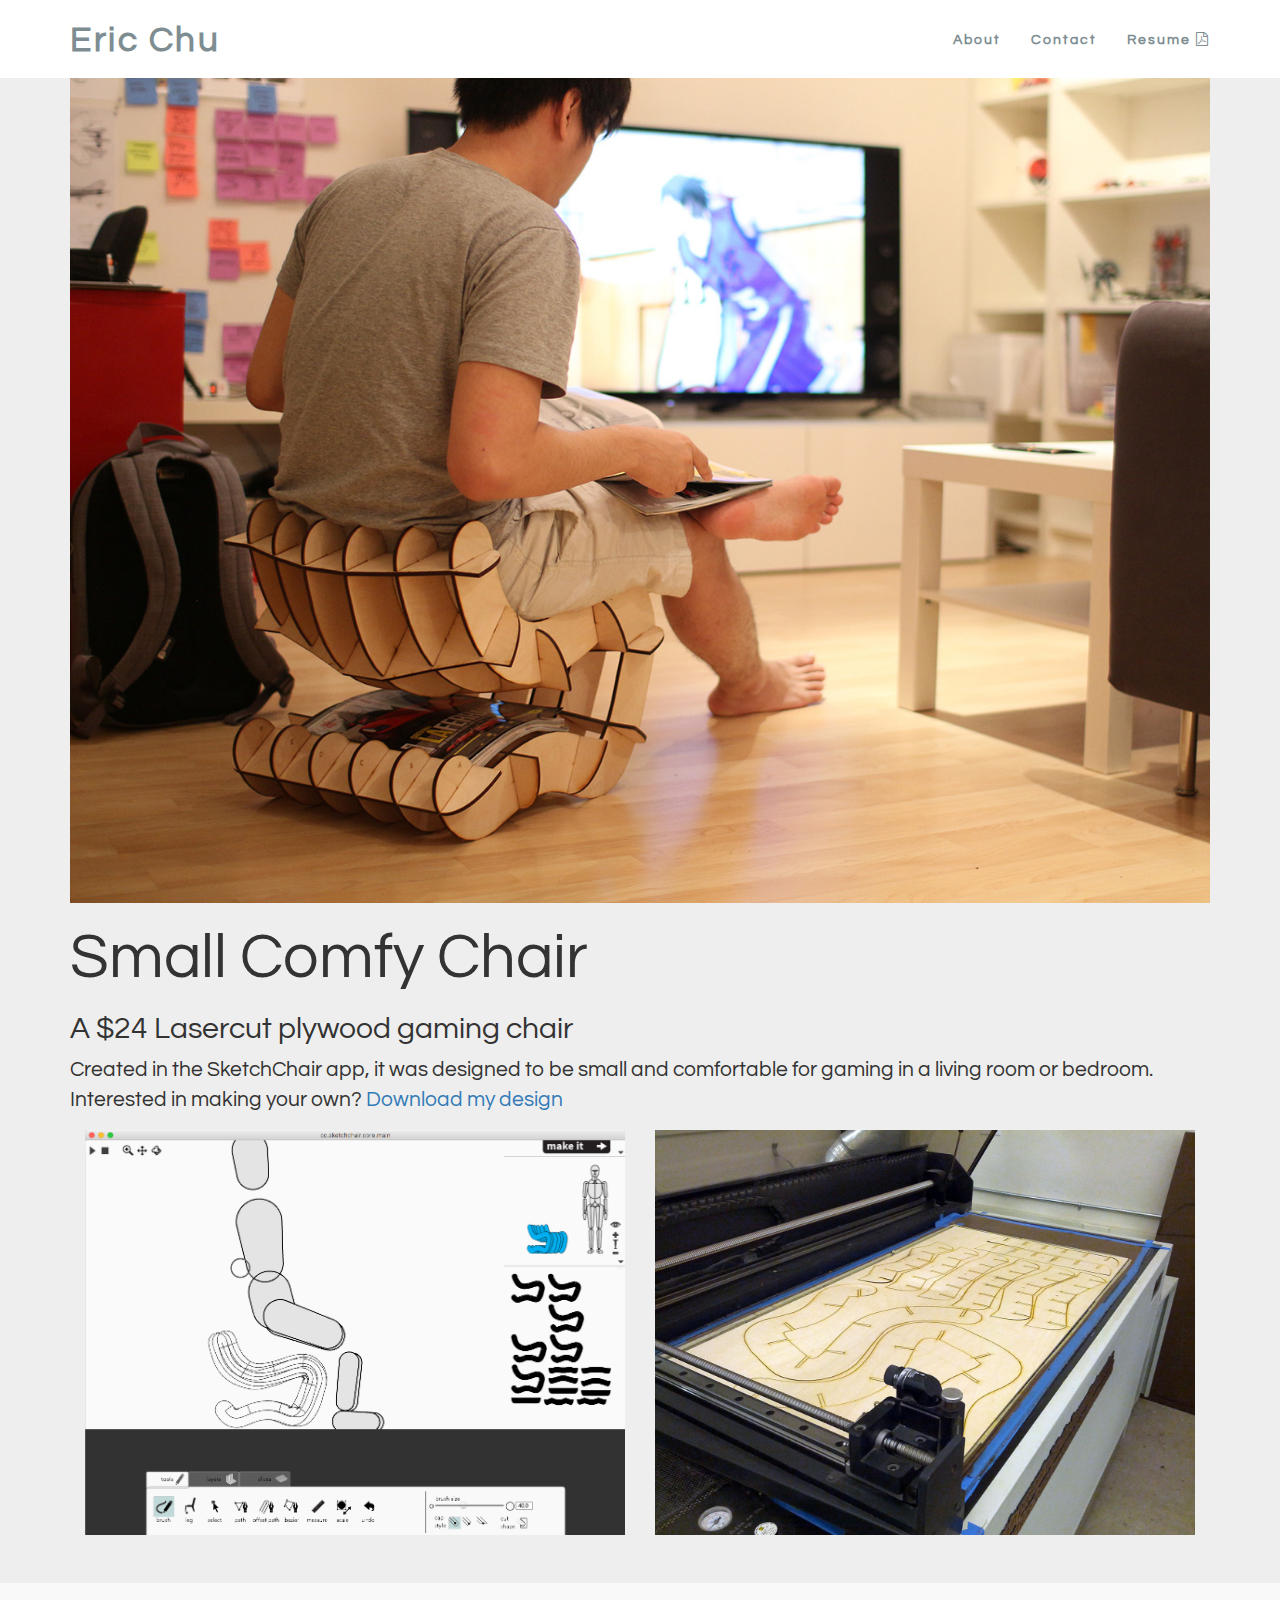
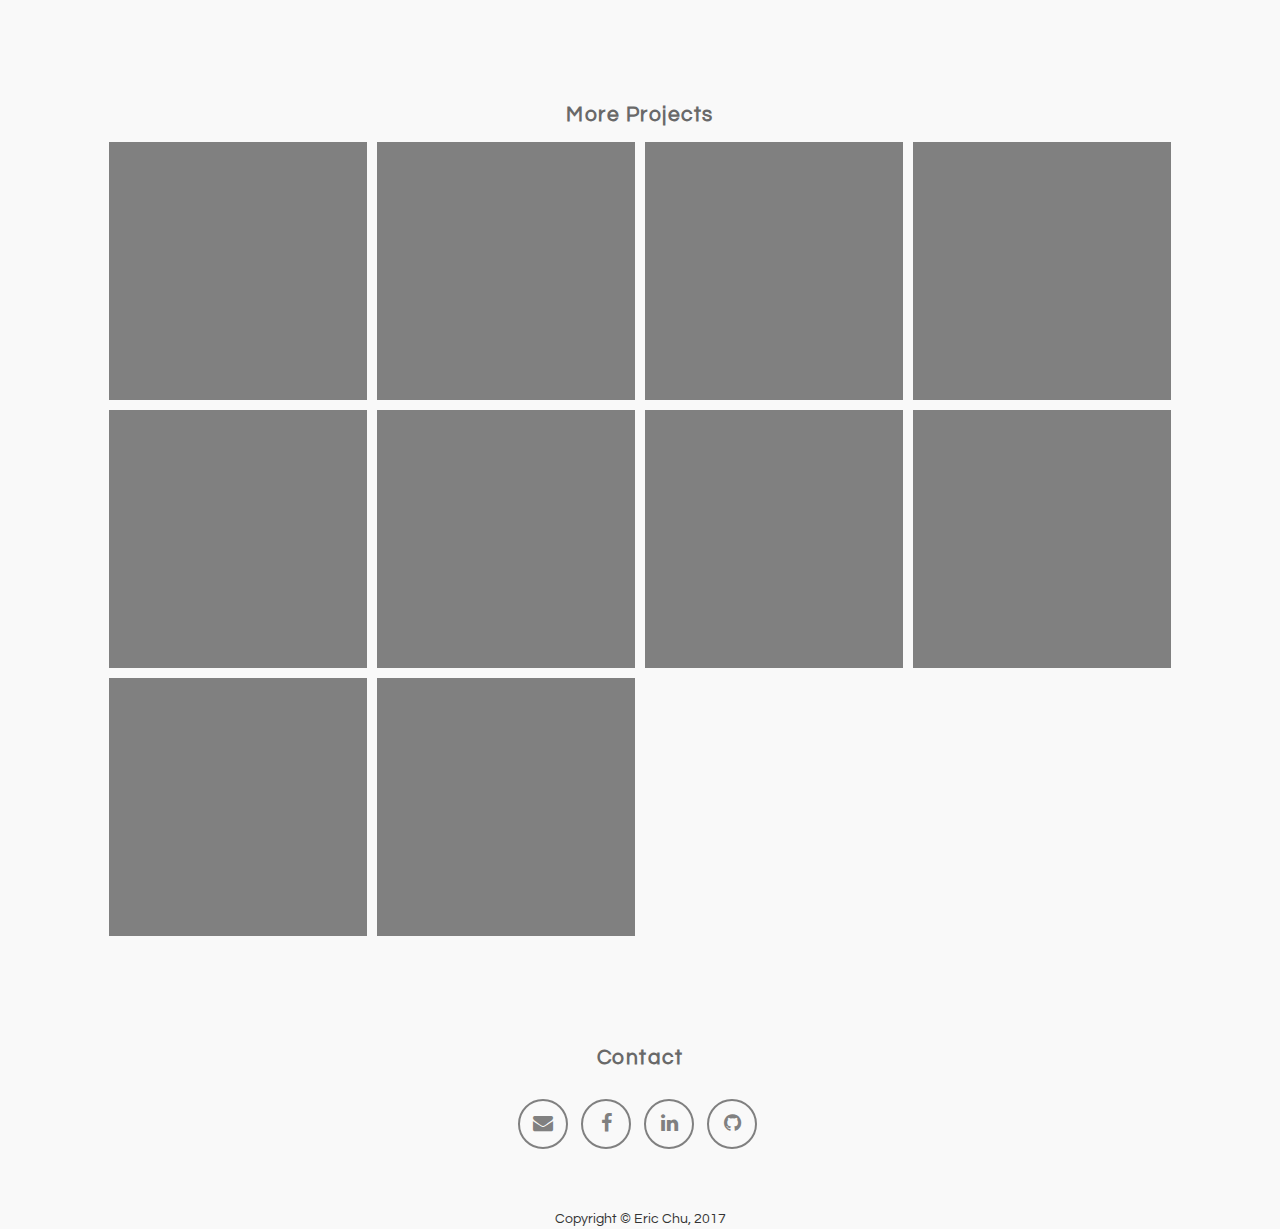
<file: SmallComfyChair.html>
<!DOCTYPE html>
<html lang="en">

<!-- START HEAD -->  
<head>
    <meta charset="utf-8">
    <meta http-equiv="X-UA-Compatible" content="IE=edge">
    <meta name="viewport" content="width=device-width, initial-scale=1">
    <meta name="description" content="">
    <meta name="author" content="Eric Chu">
    <!-- The above 3 meta tags *must* come first in the head; any other head content must come *after* these tags -->
    <title>Small Comfy Chair - Eric Chu</title>

    <!-- Bootstrap -->
    <link href="css/bootstrap.min.css" rel="stylesheet">
    <link href="css/personal.css" rel="stylesheet">
    <link href="https://fonts.googleapis.com/css?family=Questrial" rel="stylesheet">
    <link rel="stylesheet" href="https://maxcdn.bootstrapcdn.com/font-awesome/4.4.0/css/font-awesome.min.css">
    <!-- HTML5 Shim and Respond.js IE8 support of HTML5 elements and media queries -->
    <!-- WARNING: Respond.js doesn't work if you view the page via file:// -->
    <!--[if lt IE 9]>
      <script src="https://oss.maxcdn.com/html5shiv/3.7.2/html5shiv.min.js"></script>
      <script src="https://oss.maxcdn.com/respond/1.4.2/respond.min.js"></script>
    <![endif]-->
</head>

<!-- START BODY -->
<body id="pagetop">

    <!-- Navigation -->
    <nav class="navbar navbar-fixed-top navbar-custom" role="navigation">
        <div class="container">
            <!-- Brand and toggle get grouped for better mobile display -->
            <div class="navbar-header">
                <button type="button" class="navbar-toggle collapsed" data-toggle="collapse" data-target="#bs-example-navbar-collapse-1">
                    <span class="sr-only">Toggle navigation</span>
                    <span class="icon-bar"></span>
                    <span class="icon-bar"></span>
                    <span class="icon-bar"></span>
                </button>
                <a class="navbar-brand" href="index.html">Eric Chu</a>
            </div>
            <!-- Collect the nav links, forms, and other content for toggling -->
            <div class="collapse navbar-collapse" id="bs-example-navbar-collapse-1">
                <ul class="nav navbar-nav navbar-right">
                    <li>
                        <a href="index.html#about">About</a> 
                    </li>
                    <li>
                        <a href="#contact">Contact</a>
                    </li>
                    <li>
                        <a href="files/Eric Chu - Industrial Design Resume.pdf">Resume <i class="fa fa-file-pdf-o" aria-hidden="true"></i></a> 
                    </li>
                </ul>
            </div>
            <!-- /.navbar-collapse -->
        </div>
        <!-- /.container -->
    </nav>
    

    <!-- Page Content --> 
    <div class="jumbotron">
        <div class="container">
            <img class="img-responsive" src="img/SmallComfyChairHero.jpg">
            <h1>Small Comfy Chair</h1>
            <h2>A $24 Lasercut plywood gaming chair</h2>
            <p>Created in the SketchChair app, it was designed to be small and comfortable for gaming in a living room or bedroom. Interested in making your own? <a href="http://sketchchair.cc/design/191"> Download my design</a> </p>
            <img class="col-md-6 col-xs-6 img-responsive img-pad img-pad-right" src="img/SmallComfyChair1.png">
            <img class="col-md-6 col-xs-6 img-responsive img-pad img-pad-left" src="img/SmallComfyChair2.jpg">
        </div>
    </div>

    

    <!-- Grid -->
    <section>
    <div class="container container-pad">
        <!-- Grid Title -->
        <div class="row">
            <div class="col-lg-12 text-center">
                <h2 id="Projects">
                    More Projects
                </h2>
            </div>
        </div>
        <!-- Grid Begins -->
        <div class="row">
            <div class="col-sm-3 col-xs-6 grid-item">
                <div class="hovereffect">
                    <a href="AdaptiveShoes.html">
                        <img class="img-responsive" src="img/AdaptiveShoesGrid.jpg" alt="">
                        <div class="overlay">
                            <h2>Adaptive Shoes</h2>
                            <p> 
                            Shoes made using FDM 3D printing
                            </p> 
                        </div>
                    </a>
                </div>
            </div>
            <div class="col-sm-3 col-xs-6 grid-item">
                <div class="hovereffect">
                    <a href="LADR LADR.html">
                        <img class="img-responsive" src="img/LADRLADRGrid.jpg" alt="">
                        <div class="overlay">
                        <h2>LADR LADR</h2>
                            <p> 
                                Worm composting ladder planter
                            </p> 
                        </div>
                    </a>
                </div>
            </div>
            <div class="col-sm-3 col-xs-6 grid-item">
                <div class="hovereffect">
                    <a href="2Pak.html">
                        <img class="img-responsive" src="img/2PakGrid.jpg" alt="">
                        <div class="overlay">
                        <h2>2Pak</h2>
                            <p> 
                                A commuter's grocery backpack 
                            </p> 
                        </div>
                    </a>
                </div>
            </div>
            <div class="col-sm-3 col-xs-6 grid-item">
                <div class="hovereffect">
                    <a href="HeroPak.html">
                        <img class="img-responsive" src="img/HeroPakGrid.jpg" alt="">
                        <div class="overlay">
                        <h2>Camelbak Hero Pak</h2>
                            <p> 
                                Emergency water filtration backpack system for earthquake survivors
                            </p> 
                        </div>
                    </a>
                </div>
            </div>
            <div class="col-sm-3 col-xs-6 grid-item">
                <div class="hovereffect">
                    <a href="Onigiri.html">
                        <img class="img-responsive" src="img/OnigiriGrid.jpg" alt="">
                        <div class="overlay">
                        <h2>Onigiri</h2>
                            <p> 
                                Vending machine for onigiri's, a popular Japanese snack
                            </p> 
                        </div>
                    </a>
                </div>
            </div>
            <div class="col-sm-3 col-xs-6 grid-item">
                <div class="hovereffect">
                    <a href="ConicCutlery.html">
                        <img class="img-responsive" src="img/ConicCutleryGrid.jpg" alt="">
                        <div class="overlay">
                        <h2>Conic Cutlery Set</h2>
                            <p> 
                                Wall-mounted stainless steel cutlery set with chopping board
                            </p>  
                        </div>
                    </a>
                </div>
            </div>
            <div class="col-sm-3 col-xs-6 grid-item">
                <div class="hovereffect">
                    <a href="OtherYo.html">
                        <img class="img-responsive" src="img/OtherYoGrid.jpg
                        " alt="">
                        <div class="overlay">
                        <h2>OtherYo</h2>
                            <p> 
                                CNC milled yoyo made on the OtherMill
                            </p>  
                        </div>
                    </a>
                </div>
            </div>
            <div class="col-sm-3 col-xs-6 grid-item">
                <div class="hovereffect">
                    <a href="Sake.html">
                        <img class="img-responsive" src="img/SakeGrid.jpg" alt="">
                        <div class="overlay">
                        <h2>Sake: Unfiltered</h2>
                            <p> 
                                Sake packaging
                            </p>  
                        </div>
                    </a>
                </div>
            </div>
            <div class="col-sm-3 col-xs-6 grid-item">
                <div class="hovereffect">
                    <a href="DamaxionTea.html">
                        <img class="img-responsive" src="img/TeaGrid.jpg" alt="">
                        <div class="overlay">
                        <h2>Damaxion Tea</h2>
                            <p> 
                                Tea packaging inspired by Buckminster Fuller's works
                            </p>  
                        </div>
                    </a>
                </div>
            </div>
            <!-- <div class="col-sm-3 col-xs-6 grid-item">
                <div class="hovereffect">
                    <a href="SphereCam.html">
                        <img class="img-responsive" src="img/SphereCamGrid.jpg" alt="">
                        <div class="overlay">
                        <h2>FlipFlap</h2>
                            <p> 
                                Personal drone camera for outdoor enthusiasts
                            </p>  
                        </div>
                    </a>
                </div>
            </div> -->
            <div class="col-sm-3 col-xs-6 grid-item">
                <div class="hovereffect">
                    <a href="XboxOneControllerRender.html">
                        <img class="img-responsive" src="img/XboxOneControllerGrid.jpg" alt="">
                        <div class="overlay">
                        <h2>Xbox One Controller Render</h2>
                            <p> 
                                Solidworks 3D modeling exercise
                            </p>  
                        </div>
                    </a>
                </div>
            </div>
        </div>   
    </div>
    </section>


    <!-- About Section -->
    <section class="about">
        <div class="container">
            <div class="row">
                <div id="contact" class="col-lg-12 text-center">
                    <h2>Contact</h2>
                    <ul class="list-inline">
                        <li>
                            <a href="mailto:eric@ericchu.design" class="btn-social btn-outline"><i class="fa fa-envelope" aria-hidden="true"></i></a>
                        </li>
                        <li>
                            <a href="https://www.facebook.com/YoChu" class="btn-social btn-outline"><i class="fa fa-facebook"></i></a>
                        </li>
                        <li>
                            <a href="https://www.linkedin.com/in/yochu" class="btn-social btn-outline"><i class="fa fa-linkedin"></i></a>
                        </li>
                        <li>
                            <a href="https://github.com/yochu" class="btn-social btn-outline"><i class="fa fa-github"></i></a>
                        </li>
                    </ul>
                </div>
            </div>
        </div>
    </section>
    

    <!-- Footer -->
    <footer class="text-center">
        <div class="footer-below">
            <div class="container">
                <div class="row">
                    <div class="col-md-12">
                        Copyright &copy; Eric Chu, 2017
                    </div>
                </div>
            </div>
        </div>
    </footer>

    

    <!-- jQuery (necessary for Bootstrap's JavaScript plugins) -->
    <script src="https://ajax.googleapis.com/ajax/libs/jquery/1.12.4/jquery.min.js"></script>
    <!-- Include all compiled plugins (below), or include individual files as needed -->
    <script src="js/bootstrap.min.js"></script>
</body>
</html>
</file>
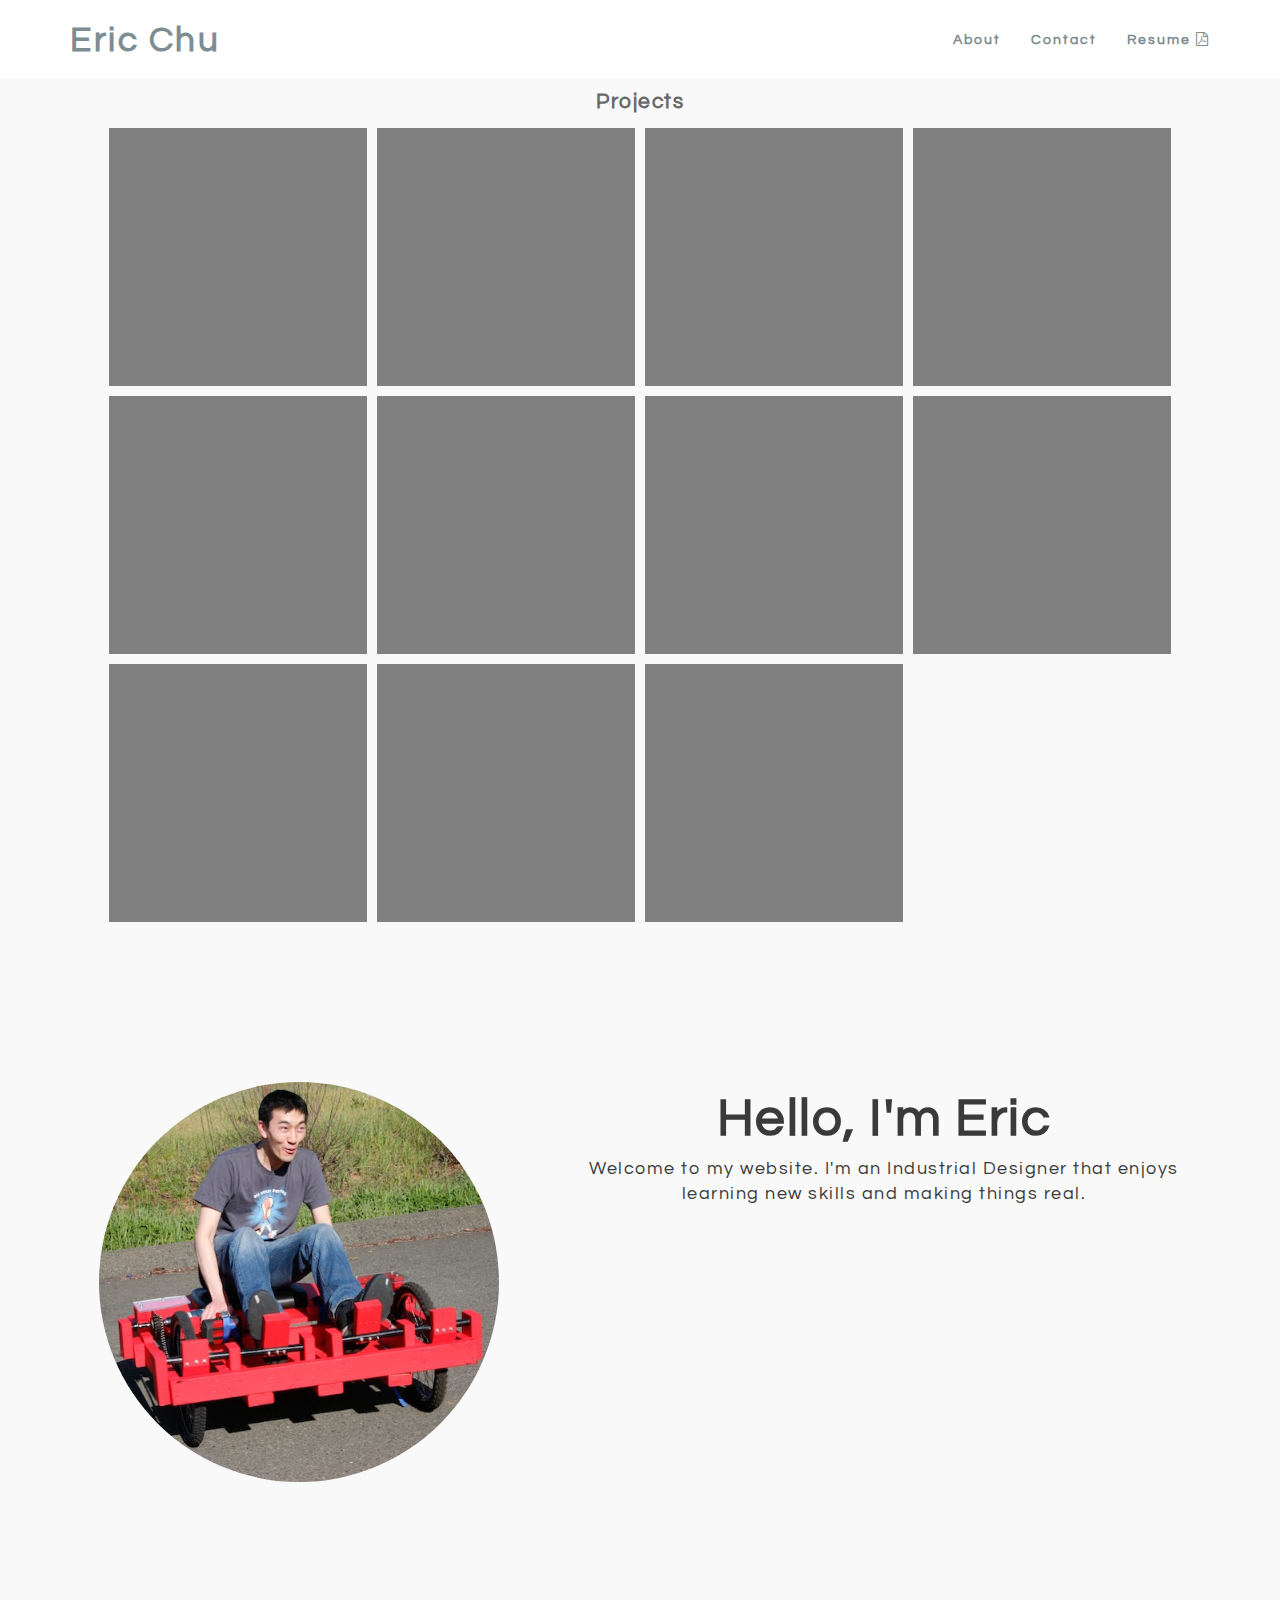
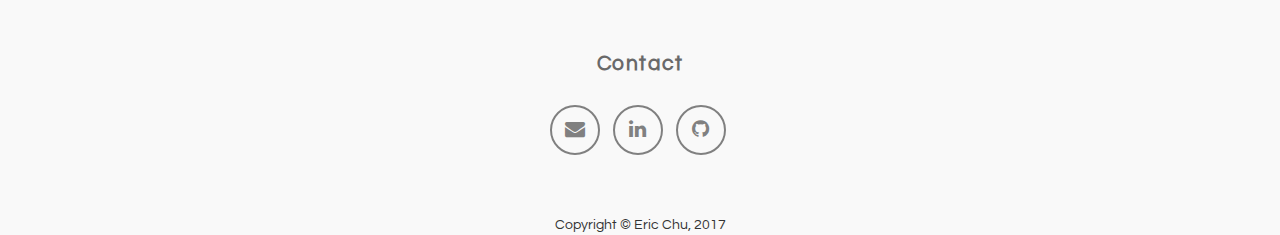
<file: testindex.html>
<!DOCTYPE html>
<html lang="en">

<!-- START HEAD -->  
<head>
    <meta charset="utf-8">
    <meta http-equiv="X-UA-Compatible" content="IE=edge">
    <meta name="viewport" content="width=device-width, initial-scale=1">
    <meta name="description" content="">
    <meta name="author" content="Eric Chu">
    <!-- The above 3 meta tags *must* come first in the head; any other head content must come *after* these tags -->
    <title>Eric Chu - Industrial Designer</title>

    <!-- Bootstrap -->
    <link href="css/bootstrap.min.css" rel="stylesheet">
    <link href="css/personal.css" rel="stylesheet">
    <link href="https://fonts.googleapis.com/css?family=Questrial" rel="stylesheet">
    <link rel="stylesheet" href="https://maxcdn.bootstrapcdn.com/font-awesome/4.4.0/css/font-awesome.min.css">
    <!-- HTML5 Shim and Respond.js IE8 support of HTML5 elements and media queries -->
    <!-- WARNING: Respond.js doesn't work if you view the page via file:// -->
    <!--[if lt IE 9]>
      <script src="https://oss.maxcdn.com/html5shiv/3.7.2/html5shiv.min.js"></script>
      <script src="https://oss.maxcdn.com/respond/1.4.2/respond.min.js"></script>
    <![endif]-->

    <script>
     (function(i,s,o,g,r,a,m){i['GoogleAnalyticsObject']=r;i[r]=i[r]||function(){
     (i[r].q=i[r].q||[]).push(arguments)},i[r].l=1*new Date();a=s.createElement(o),
      m=s.getElementsByTagName(o)[0];a.async=1;a.src=g;m.parentNode.insertBefore(a,m)
     })(window,document,'script','https://www.google-analytics.com/analytics.js','ga');

     ga('create', 'UA-99838580-1', 'auto');
    ga('send', 'pageview');

    </script>

    <!-- Start of StatCounter Code for Default Guide -->
    <script type="text/javascript">
    var sc_project=11351835; 
    var sc_invisible=1; 
    var sc_security="56f2b480"; 
    var scJsHost = (("https:" == document.location.protocol) ?
    "https://secure." : "http://www.");
    document.write("<sc"+"ript type='text/javascript' src='" +
    scJsHost+
    "statcounter.com/counter/counter.js'></"+"script>");
    </script>
    <noscript><div class="statcounter"><a title="web analytics"
    href="http://statcounter.com/" target="_blank"><img
    class="statcounter"
    src="//c.statcounter.com/11351835/0/56f2b480/1/" alt="web
    analytics"></a></div></noscript>
    <!-- End of StatCounter Code for Default Guide -->
    </head>

<!-- START BODY -->
<body id="pagetop">

    <!-- Navigation -->
    <nav class="navbar navbar-fixed-top navbar-custom" role="navigation">
        <div class="container">
            <!-- Brand and toggle get grouped for better mobile display -->
            <div class="navbar-header">
                <button type="button" class="navbar-toggle collapsed" data-toggle="collapse" data-target="#bs-example-navbar-collapse-1">
                    <span class="sr-only">Toggle navigation</span>
                    <span class="icon-bar"></span>
                    <span class="icon-bar"></span>
                    <span class="icon-bar"></span>
                </button>
                <a class="navbar-brand" href="#pagetop">Eric Chu</a>
            </div>
            <!-- Collect the nav links, forms, and other content for toggling -->
            <div class="collapse navbar-collapse" id="bs-example-navbar-collapse-1">
                <ul class="nav navbar-nav navbar-right">
                    <li>
                        <a href="#about">About</a> 
                    </li>
                    <li>
                        <a href="#contact">Contact</a>
                    </li>
                    <li>
                        <a href="files/Eric Chu - Industrial Design Resume.pdf">Resume <i class="fa fa-file-pdf-o" aria-hidden="true"></i></a> 
                    </li>
                </ul>
            </div>
            <!-- /.navbar-collapse -->
        </div>
        <!-- /.container -->
    </nav>
    

    <!-- Page Content --> 

    <!-- Grid -->
    <section>
    <div class="container container-pad">
        <!-- Grid Title -->
        <div class="row">
            <div class="col-lg-12 text-center">
                <h2 id="Projects">
                Projects
                </h2>
            </div>
        </div>

        <!-- Grid Begins -->
        <div class="row">
            <div class="col-sm-3 col-xs-6 grid-item">
                <div class="hovereffect">
                    <a href="AdaptiveShoes.html">
                        <img class="img-responsive" src="img/AdaptiveShoesGrid.jpg" alt="">
                        <div class="overlay">
                            <h2>Adaptive Shoes</h2>
                            <p> 
                                The fusion of 3D printing and shoes
                            </p> 
                        </div>
                    </a>
                </div>
            </div>
            <div class="col-sm-3 col-xs-6 grid-item">
                <div class="hovereffect">
                    <a href="LADR LADR.html">
                        <img class="img-responsive" src="img/LADRLADRGrid.jpg" alt="">
                        <div class="overlay">
                        <h2>LADR LADR</h2>
                            <p> 
                                Vermicomposting ladder planter
                            </p> 
                        </div>
                    </a>
                </div>
            </div>
            <div class="col-sm-3 col-xs-6 grid-item">
                <div class="hovereffect">
                    <a href="2Pak.html">
                        <img class="img-responsive" src="img/2PakGrid.jpg" alt="">
                        <div class="overlay">
                        <h2>2Pak</h2>
                            <p> 
                                A commuter's grocery backpack 
                            </p> 
                        </div>
                    </a>
                </div>
            </div>
            <div class="col-sm-3 col-xs-6 grid-item">
                <div class="hovereffect">
                    <a href="HeroPak.html">
                        <img class="img-responsive" src="img/HeroPakGrid.jpg" alt="">
                        <div class="overlay">
                        <h2>Camelbak Hero Pak</h2>
                            <p> 
                                Emergency water filtration backpack system for earthquake survivors
                            </p> 
                        </div>
                    </a>
                </div>
            </div>
            <div class="col-sm-3 col-xs-6 grid-item">
                <div class="hovereffect">
                    <a href="Onigiri.html">
                        <img class="img-responsive" src="img/OnigiriGrid.jpg" alt="">
                        <div class="overlay">
                        <h2>Onigiri</h2>
                            <p> 
                                Vending machine for onigiri's, a popular Japanese snack
                            </p> 
                        </div>
                    </a>
                </div>
            </div>
            <div class="col-sm-3 col-xs-6 grid-item">
                <div class="hovereffect">
                    <a href="ConicCutlery.html">
                        <img class="img-responsive" src="img/ConicCutleryGrid.jpg" alt="">
                        <div class="overlay">
                        <h2>Conic Cutlery Set</h2>
                            <p> 
                                Wall-mounted stainless steel cutlery set with chopping board
                            </p>  
                        </div>
                    </a>
                </div>
            </div>
            <div class="col-sm-3 col-xs-6 grid-item">
                <div class="hovereffect">
                    <a href="OtherYo.html">
                        <img class="img-responsive" src="img/OtherYoGrid.jpg
                        " alt="">
                        <div class="overlay">
                        <h2>OtherYo</h2>
                            <p> 
                                CNC milled yoyo made on the OtherMill
                            </p>  
                        </div>
                    </a>
                </div>
            </div>
            <div class="col-sm-3 col-xs-6 grid-item">
                <div class="hovereffect">
                    <a href="SmallComfyChair.html">
                        <img class="img-responsive" src="img/ComfyChairGrid.jpg" alt="">
                        <div class="overlay">
                        <h2>Small Comfy Chair</h2>
                            <p> 
                                $24 Lasercut plywood chair
                            </p>  
                        </div>
                    </a>
                </div>
            </div>
            <div class="col-sm-3 col-xs-6 grid-item">
                <div class="hovereffect">
                    <a href="Sake.html">
                        <img class="img-responsive" src="img/SakeGrid.jpg" alt="">
                        <div class="overlay">
                        <h2>Sake: Unfiltered</h2>
                            <p> 
                                Sake packaging
                            </p>  
                        </div>
                    </a>
                </div>
            </div>
            <div class="col-sm-3 col-xs-6 grid-item">
                <div class="hovereffect">
                    <a href="DamaxionTea.html">
                        <img class="img-responsive" src="img/TeaGrid.jpg" alt="">
                        <div class="overlay">
                        <h2>Damaxion Tea</h2>
                            <p> 
                                Tea packaging inspired by Buckminster Fuller's works
                            </p>  
                        </div>
                    </a>
                </div>
            </div>
            <!-- <div class="col-sm-3 col-xs-6 grid-item">
                <div class="hovereffect">
                    <a href="SphereCam.html">
                        <img class="img-responsive" src="img/SphereCamGrid.jpg" alt="">
                        <div class="overlay">
                        <h2>FlipFlap</h2>
                            <p> 
                                Personal drone camera for outdoor enthusiasts
                            </p>  
                        </div>
                    </a>
                </div>
            </div> -->
            <div class="col-sm-3 col-xs-6 grid-item">
                <div class="hovereffect">
                    <a href="XboxOneControllerRender.html">
                        <img class="img-responsive" src="img/XboxOneControllerGrid.jpg" alt="">
                        <div class="overlay">
                        <h2>Xbox One Controller Render</h2>
                            <p> 
                                Solidworks 3D modeling exercise
                            </p>  
                        </div>
                    </a>
                </div>
            </div>
        </div>   
    </div>
    </section>


    <!-- About Section-->
    <header id="about">
    <div class="container about-pad">
        <div class="row">
            <div class="col-md-5 col-xs-12">
                <img id="self-photo" class="img-responsive img-circle" src="img/Self Photo.jpg" alt="">
            </div>
            <div class="col-md-7 col-xs-12">
                <div class="intro-text">
                <span class="name">Hello, I'm Eric</span>
                <span class="skills">
                    Welcome to my website. I'm an Industrial Designer that enjoys learning new skills and making things real. 
                </span>
                <!-- <button type="button" class="btn btn-primary">Download Resume</button> -->
                </div>
            </div>
        </div>
    </div>
    </header>

    <!-- Contact Section -->
    <section class="about">
        <div class="container">
            <div class="row">
                <div id="contact" class="col-lg-12 text-center">
                    <h2>Contact</h2>
                    <ul class="list-inline">
                        <li>
                            <a href="mailto:eric@ericchu.design" class="btn-social btn-outline"><i class="fa fa-envelope" aria-hidden="true"></i></a>
                        </li>
                        <!-- <li>
                            <a href="https://www.facebook.com/YoChu" class="btn-social btn-outline"><i class="fa fa-facebook"></i></a>
                        </li> -->
                        <li>
                            <a href="https://www.linkedin.com/in/yochu" class="btn-social btn-outline"><i class="fa fa-linkedin"></i></a>
                        </li>
                        <li>
                            <a href="https://github.com/yochu" class="btn-social btn-outline"><i class="fa fa-github"></i></a>
                        </li>
                    </ul>
                </div>
            </div>
        </div>
    </section>

    <!-- Footer -->
    <footer class="text-center">
        <div class="footer-below">
            <div class="container">
                <div class="row">
                    <div class="col-md-12">
                        Copyright &copy; Eric Chu, 2017
                    </div>
                </div>
            </div>
        </div>
    </footer>

    

    <!-- jQuery (necessary for Bootstrap's JavaScript plugins) -->
    <script src="https://ajax.googleapis.com/ajax/libs/jquery/1.12.4/jquery.min.js"></script>
    <!-- Include all compiled plugins (below), or include individual files as needed -->
    <script src="js/bootstrap.min.js"></script>
</body>
</html>
</file>
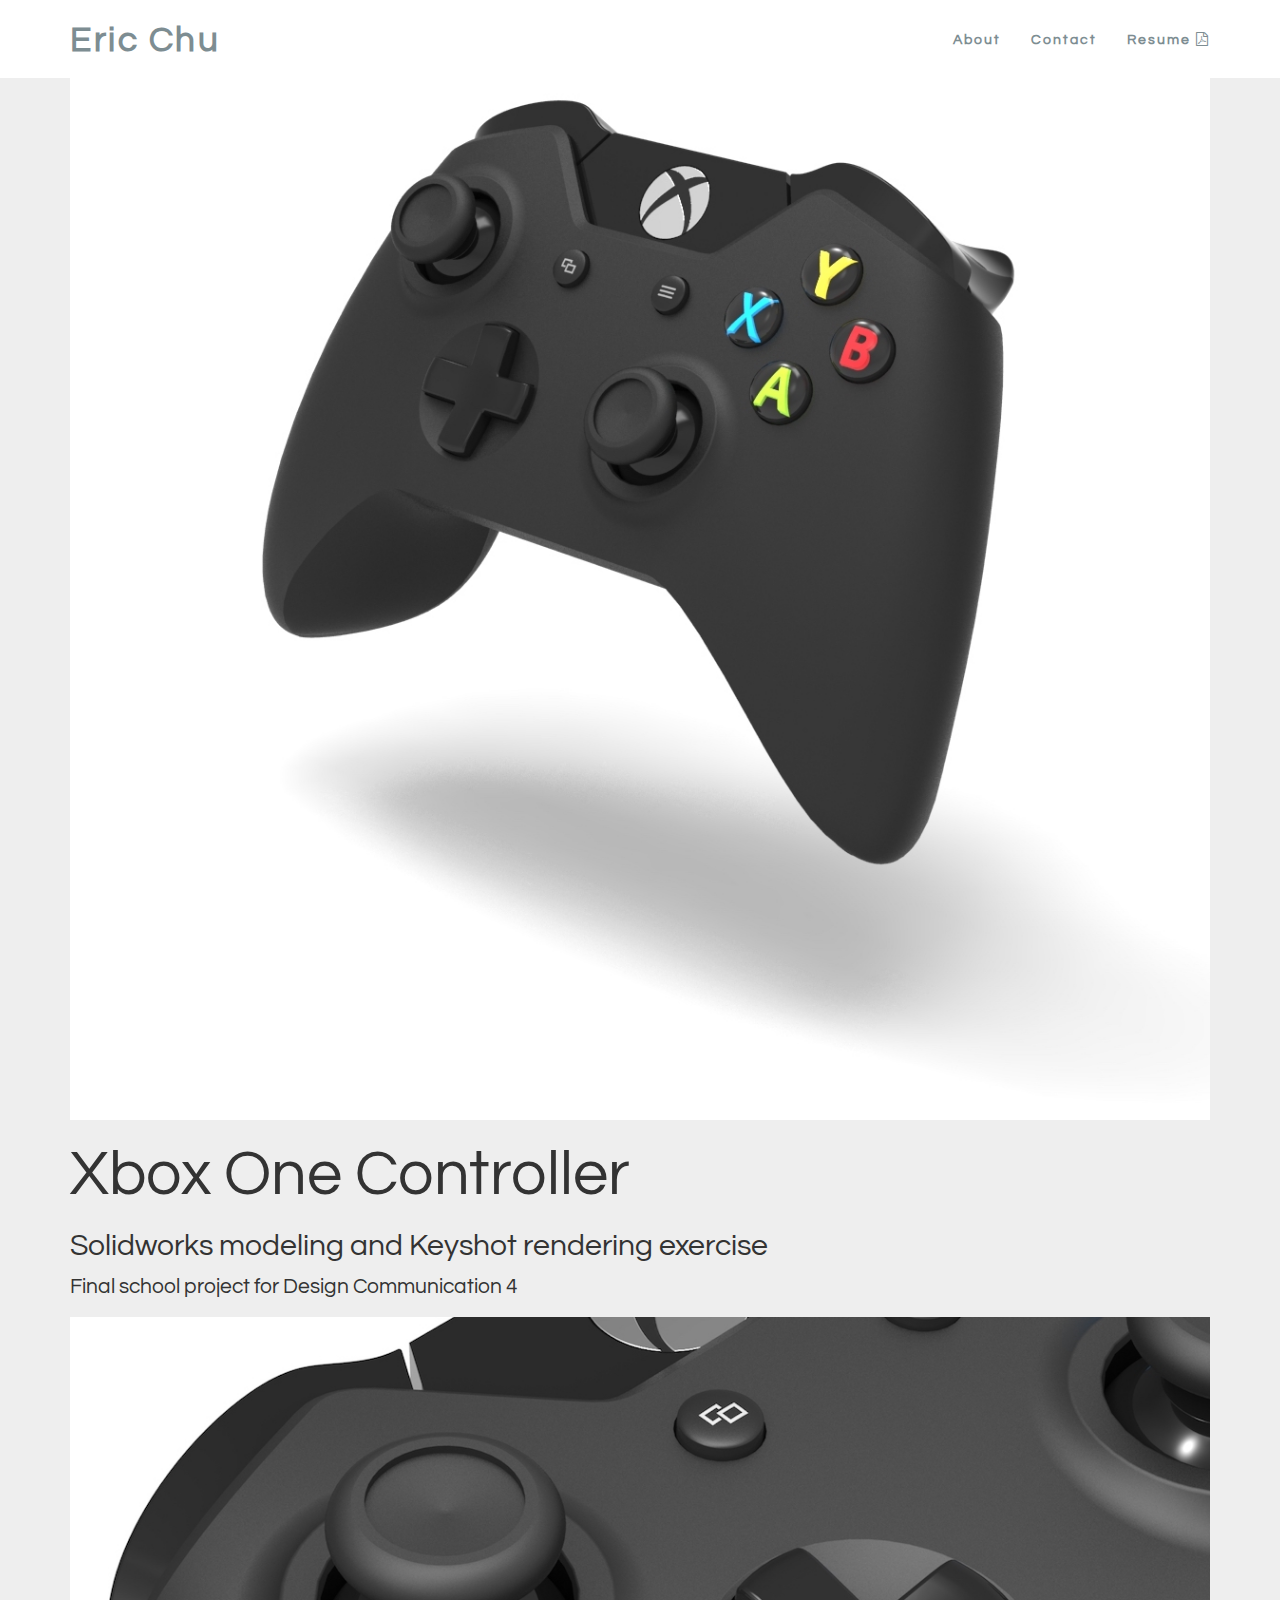
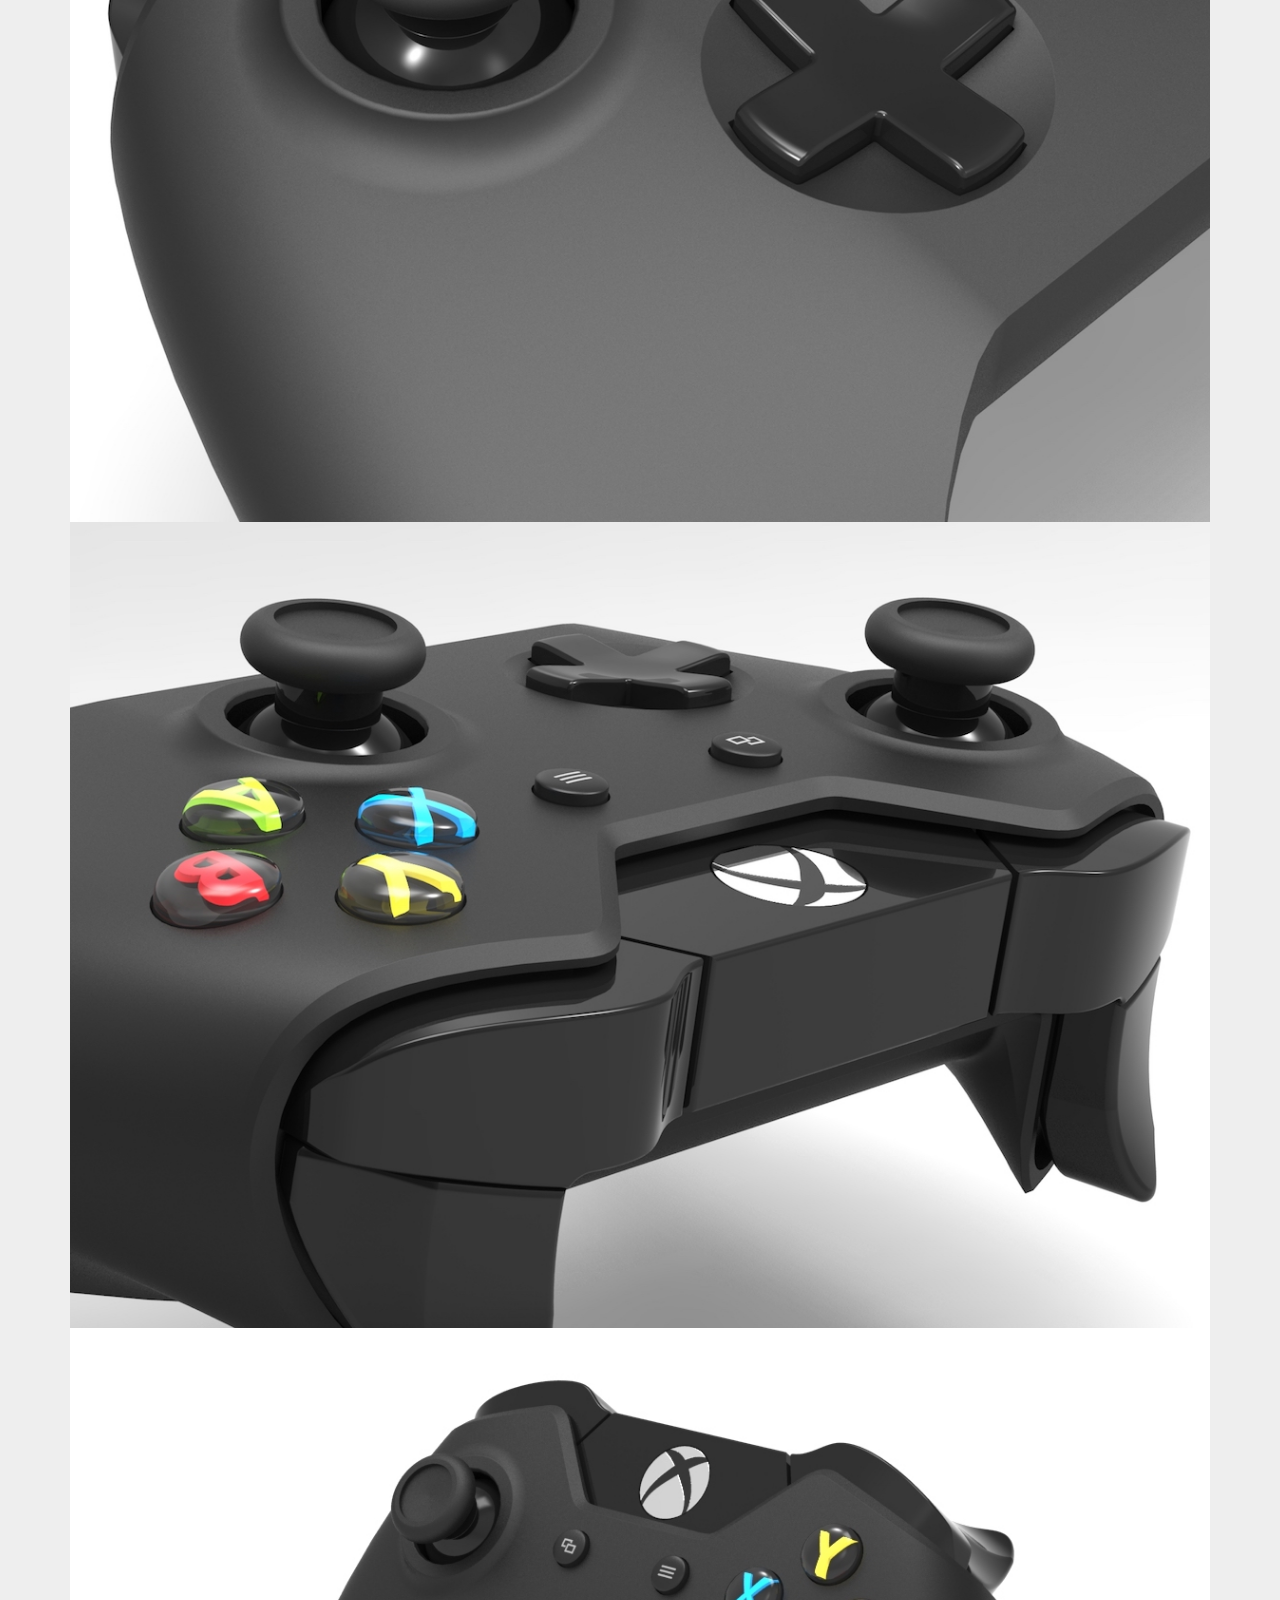
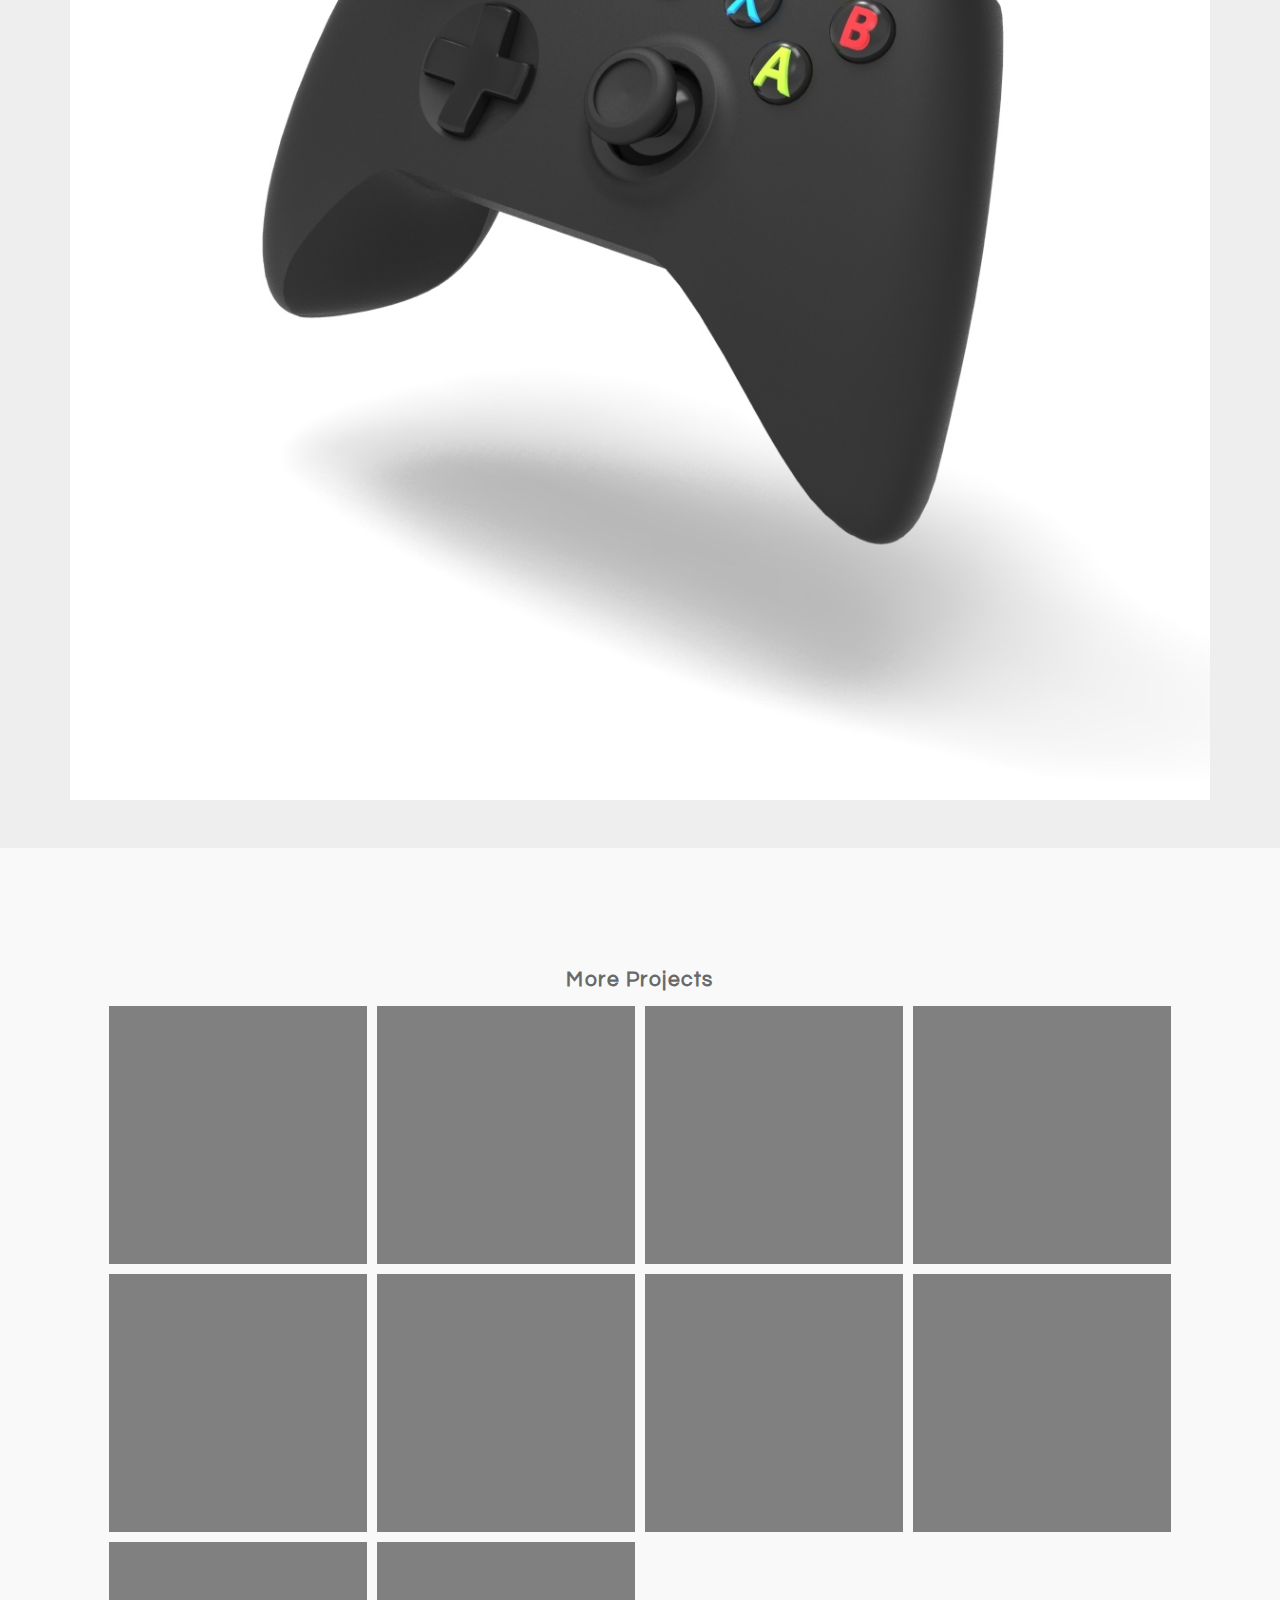
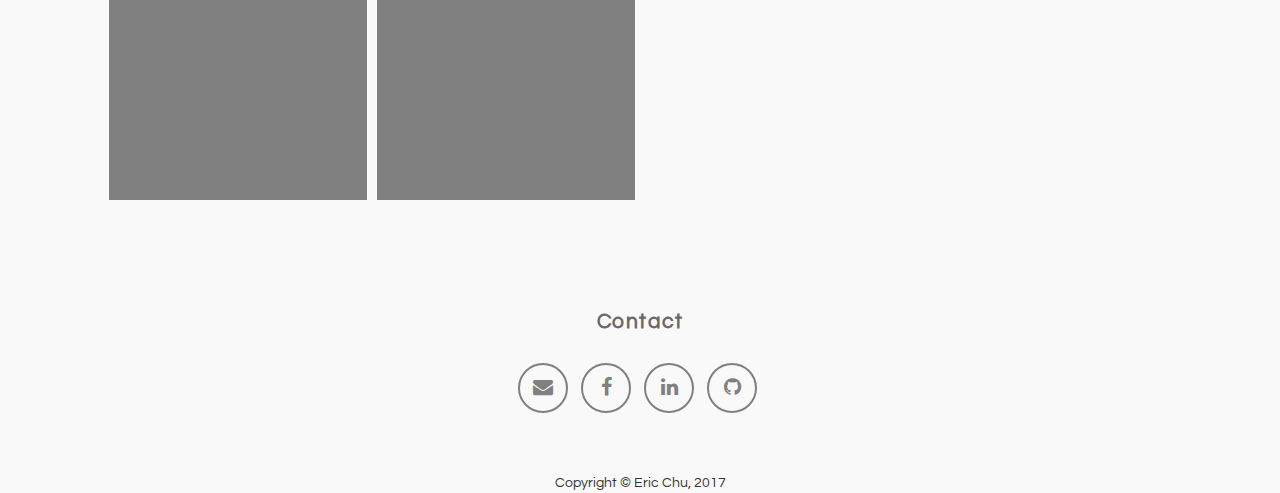
<file: XboxOneControllerRender.html>
<!DOCTYPE html>
<html lang="en">

  <!-- START HEAD -->  
<head>
    <meta charset="utf-8">
    <meta http-equiv="X-UA-Compatible" content="IE=edge">
    <meta name="viewport" content="width=device-width, initial-scale=1">
    <meta name="description" content="">
    <meta name="author" content="Eric Chu">
    <!-- The above 3 meta tags *must* come first in the head; any other head content must come *after* these tags -->
    <title>Xbox One Contoller Renderings - Eric Chu</title>

    <!-- Bootstrap -->
    <link href="css/bootstrap.min.css" rel="stylesheet">
    <link href="css/personal.css" rel="stylesheet">
    <link href="https://fonts.googleapis.com/css?family=Questrial" rel="stylesheet">
    <link rel="stylesheet" href="https://maxcdn.bootstrapcdn.com/font-awesome/4.4.0/css/font-awesome.min.css">
    <!-- HTML5 Shim and Respond.js IE8 support of HTML5 elements and media queries -->
    <!-- WARNING: Respond.js doesn't work if you view the page via file:// -->
    <!--[if lt IE 9]>
      <script src="https://oss.maxcdn.com/html5shiv/3.7.2/html5shiv.min.js"></script>
      <script src="https://oss.maxcdn.com/respond/1.4.2/respond.min.js"></script>
    <![endif]-->
</head>

<!-- START BODY -->
<body id="pagetop">

    <!-- Navigation -->
    <nav class="navbar navbar-fixed-top navbar-custom" role="navigation">
        <div class="container">
            <!-- Brand and toggle get grouped for better mobile display -->
            <div class="navbar-header">
                <button type="button" class="navbar-toggle collapsed" data-toggle="collapse" data-target="#bs-example-navbar-collapse-1">
                    <span class="sr-only">Toggle navigation</span>
                    <span class="icon-bar"></span>
                    <span class="icon-bar"></span>
                    <span class="icon-bar"></span>
                </button>
                <a class="navbar-brand" href="index.html">Eric Chu</a>
            </div>
            <!-- Collect the nav links, forms, and other content for toggling -->
            <div class="collapse navbar-collapse" id="bs-example-navbar-collapse-1">
                <ul class="nav navbar-nav navbar-right">
                    <li>
                        <a href="index.html#about">About</a> 
                    </li>
                    <li>
                        <a href="#contact">Contact</a>
                    </li>
                    <li>
                        <a href="files/Eric Chu - Industrial Design Resume.pdf">Resume <i class="fa fa-file-pdf-o" aria-hidden="true"></i></a> 
                    </li>
                </ul>
            </div>
            <!-- /.navbar-collapse -->
        </div>
        <!-- /.container -->
    </nav>
    

    <!-- Page Content --> 
    <div class="jumbotron">
        <div class="container">
            <img class="img-responsive" src="img/XboxOneControllerHero.jpg">
            <h1>Xbox One Controller</h1>
            <h2>Solidworks modeling and Keyshot rendering exercise</h2>
            <p>Final school project for Design Communication 4</p>
            <img class="img-responsive img-pad" src="img/XboxOneController1.jpg">
            <img class="img-responsive img-pad" src="img/XboxOneController2.jpg">
            <img class="img-responsive img-pad" src="img/XboxOneController3.jpg">
        </div>
    </div>

    
<!-- 
    <section>
        <div class="container container-pad">
            <div class="row">
                <div class="col-lg-12 text-center">
                    <h1 id="Projects">
                        Xbox One Controller Rendering Exercise
                    </h1>
                </div>
            </div>
            <div class="col-lg-12 container">
                <img class="img-responsive" src="img/XboxOneControllerHero.jpg">
            </div>
        </div>
    </section>

 -->
    <!-- Grid -->
    <section>
    <div class="container container-pad">
        <!-- Grid Title -->
        <div class="row">
            <div class="col-lg-12 text-center">
                <h2 id="Projects">
                    More Projects
                </h2>
            </div>
        </div>
        <!-- Grid Begins -->
        <div class="row">
            <div class="col-sm-3 col-xs-6 grid-item">
                <div class="hovereffect">
                    <a href="AdaptiveShoes.html">
                        <img class="img-responsive" src="img/AdaptiveShoesGrid.jpg" alt="">
                        <div class="overlay">
                            <h2>Adaptive Shoes</h2>
                            <p> 
                            Shoes made using FDM 3D printing
                            </p> 
                        </div>
                    </a>
                </div>
            </div>
            <div class="col-sm-3 col-xs-6 grid-item">
                <div class="hovereffect">
                    <a href="LADR LADR.html">
                        <img class="img-responsive" src="img/LADRLADRGrid.jpg" alt="">
                        <div class="overlay">
                        <h2>LADR LADR</h2>
                            <p> 
                                Worm composting ladder planter
                            </p> 
                        </div>
                    </a>
                </div>
            </div>
            <div class="col-sm-3 col-xs-6 grid-item">
                <div class="hovereffect">
                    <a href="2Pak.html">
                        <img class="img-responsive" src="img/2PakGrid.jpg" alt="">
                        <div class="overlay">
                        <h2>2Pak</h2>
                            <p> 
                                A commuter's grocery backpack 
                            </p> 
                        </div>
                    </a>
                </div>
            </div>
            <div class="col-sm-3 col-xs-6 grid-item">
                <div class="hovereffect">
                    <a href="HeroPak.html">
                        <img class="img-responsive" src="img/HeroPakGrid.jpg" alt="">
                        <div class="overlay">
                        <h2>Camelbak Hero Pak</h2>
                            <p> 
                                Emergency water filtration backpack system for earthquake survivors
                            </p> 
                        </div>
                    </a>
                </div>
            </div>
            <div class="col-sm-3 col-xs-6 grid-item">
                <div class="hovereffect">
                    <a href="Onigiri.html">
                        <img class="img-responsive" src="img/OnigiriGrid.jpg" alt="">
                        <div class="overlay">
                        <h2>Onigiri</h2>
                            <p> 
                                Vending machine for onigiri's, a popular Japanese snack
                            </p> 
                        </div>
                    </a>
                </div>
            </div>
            <div class="col-sm-3 col-xs-6 grid-item">
                <div class="hovereffect">
                    <a href="ConicCutlery.html">
                        <img class="img-responsive" src="img/ConicCutleryGrid.jpg" alt="">
                        <div class="overlay">
                        <h2>Conic Cutlery Set</h2>
                            <p> 
                                Wall-mounted stainless steel cutlery set with chopping board
                            </p>  
                        </div>
                    </a>
                </div>
            </div>
            <div class="col-sm-3 col-xs-6 grid-item">
                <div class="hovereffect">
                    <a href="OtherYo.html">
                        <img class="img-responsive" src="img/OtherYoGrid.jpg
                        " alt="">
                        <div class="overlay">
                        <h2>OtherYo</h2>
                            <p> 
                                CNC milled yoyo made on the OtherMill
                            </p>  
                        </div>
                    </a>
                </div>
            </div>
            <div class="col-sm-3 col-xs-6 grid-item">
                <div class="hovereffect">
                    <a href="SmallComfyChair.html">
                        <img class="img-responsive" src="img/ComfyChairGrid.jpg" alt="">
                        <div class="overlay">
                        <h2>Small Comfy Chair</h2>
                            <p> 
                                $24 Lasercut plywood chair
                            </p>  
                        </div>
                    </a>
                </div>
            </div>
            <div class="col-sm-3 col-xs-6 grid-item">
                <div class="hovereffect">
                    <a href="Sake.html">
                        <img class="img-responsive" src="img/SakeGrid.jpg" alt="">
                        <div class="overlay">
                        <h2>Sake: Unfiltered</h2>
                            <p> 
                                Sake packaging
                            </p>  
                        </div>
                    </a>
                </div>
            </div>
            <div class="col-sm-3 col-xs-6 grid-item">
                <div class="hovereffect">
                    <a href="DamaxionTea.html">
                        <img class="img-responsive" src="img/TeaGrid.jpg" alt="">
                        <div class="overlay">
                        <h2>Damaxion Tea</h2>
                            <p> 
                                Tea packaging inspired by Buckminster Fuller's works
                            </p>  
                        </div>
                    </a>
                </div>
            </div>
            <!-- <div class="col-sm-3 col-xs-6 grid-item">
                <div class="hovereffect">
                    <a href="SphereCam.html">
                        <img class="img-responsive" src="img/SphereCamGrid.jpg" alt="">
                        <div class="overlay">
                        <h2>FlipFlap</h2>
                            <p> 
                                Personal drone camera for outdoor enthusiasts
                            </p>  
                        </div>
                    </a>
                </div>
            </div> -->
            
        </div>   
    </div>
    </section>


    <!-- About Section -->
    <section class="about">
        <div class="container">
            <div class="row">
                <div id="contact" class="col-lg-12 text-center">
                    <h2>Contact</h2>
                    <ul class="list-inline">
                        <li>
                            <a href="mailto:eric@ericchu.design" class="btn-social btn-outline"><i class="fa fa-envelope" aria-hidden="true"></i></a>
                        </li>
                        <li>
                            <a href="https://www.facebook.com/YoChu" class="btn-social btn-outline"><i class="fa fa-facebook"></i></a>
                        </li>
                        <li>
                            <a href="https://www.linkedin.com/in/yochu" class="btn-social btn-outline"><i class="fa fa-linkedin"></i></a>
                        </li>
                        <li>
                            <a href="https://github.com/yochu" class="btn-social btn-outline"><i class="fa fa-github"></i></a>
                        </li>
                    </ul>
                </div>
            </div>
        </div>
    </section>


    <!-- Footer -->
    <footer class="text-center">
        <div class="footer-below">
            <div class="container">
                <div class="row">
                    <div class="col-md-12">
                        Copyright &copy; Eric Chu, 2017
                    </div>
                </div>
            </div>
        </div>
    </footer>

    

    <!-- jQuery (necessary for Bootstrap's JavaScript plugins) -->
    <script src="https://ajax.googleapis.com/ajax/libs/jquery/1.12.4/jquery.min.js"></script>
    <!-- Include all compiled plugins (below), or include individual files as needed -->
    <script src="js/bootstrap.min.js"></script>
  </body>
</html>
</file>
<file: css/personal.css>
/*
Personal Website Template 
by Zain Nayer
*/

body {
    /* Required padding for .navbar-fixed-top. Change if height of navigation changes. */
    background-color: #f9f9f9;
    overflow-x: hidden;
}

h1, h2, h3, h4, h5, h6 {
    font-family: 'Questrial', sans-serif;
}
p, div {
    font-family: 'Questrial', sans-serif;
}

header {
  text-align: center;
/*  background: #458C6B;*/
  color: #3a3a3a;
}
header .container {
  padding-top: 50px;
  padding-bottom: 50px;
}
header img {
  display: block;
  margin: 0 auto 20px;
}
header .intro-text .name {
  display: block;
  font-family: 'Questrial', sans-serif;
  /*text-transform: uppercase;*/
  font-weight: 600;
  font-size: 2em;
  letter-spacing: 1.5px;
  
}
header .intro-text .skills {
  font-size: 1.25em;
  font-weight: 300;
    letter-spacing: 1.5px;

}

@media (min-width: 500px) {
  header .container {
    padding-top: 100px;
    padding-bottom: 100px;
  }
  header .intro-text .name {
    font-size: 3.75em;
  }
  header .intro-text .skills {
    font-size: 1.25em;
  }
}

.container-pad{
  padding-left: 5%;
  padding-right: 5%;
  padding-top: 40px;
}

.navbar {

    margin-bottom: 0px;
}

.icon-bar{
    background-color: #696969;
}

.navbar-custom {
  background: #ffffff;
  font-family: 'Questrial', sans-serif;
  /*text-transform: uppercase;*/
  letter-spacing: 2.5px;
  font-weight: bolder;
  border: none;
}

.navbar-custom a:focus {
  outline: none;
}

/*Brand text color*/
.navbar-custom .navbar-brand {
  color: #7d8d92;
}

/*Brand text hover color*/
.navbar-custom .navbar-brand:hover,
.navbar-custom .navbar-brand:focus,
.navbar-custom .navbar-brand:active,
.navbar-custom .navbar-brand.active {
  color: #c1d9e4;
}


.navbar-custom .navbar-nav {
  letter-spacing: 2px;
}

/*navbar text color*/
.navbar-custom .navbar-nav li a {
  color: #7d8d92;
  background: white;
}

/*navbar text color when hovered over*/
.navbar-custom .navbar-nav li a:hover {
  color: lightgrey;
  outline: none;
}


.navbar-custom .navbar-nav li a:focus,
.navbar-custom .navbar-nav li a:active {
  color: #60afc1;
}
.navbar-custom .navbar-nav li.active a {
  color: white;
  background: lightgrey;
}
.navbar-custom .navbar-nav li.active a:hover,
.navbar-custom .navbar-nav li.active a:focus,
.navbar-custom .navbar-nav li.active a:active {
  color: white;
  background: lightgrey;
}
.navbar-custom .navbar-toggle {
  color: white;
  /*text-transform: uppercase;*/
  font-size: 10px;
  border-color: white;
}
.navbar-custom .navbar-toggle:hover,
.navbar-custom .navbar-toggle:focus {
  background-color: lightgrey;
  color: white;
}

@media (min-width: 500px) {
  .navbar-custom {
    padding-top: 15px;
    padding-bottom: 13px;
    -webkit-transition: padding 0.3s;
    -moz-transition: padding 0.3s;
    transition: padding 0.3s;
  }
  .navbar-custom .navbar-brand {
    font-size: 2.5em;
    -webkit-transition: all 0.3s;
    -moz-transition: all 0.3s;
    transition: all 0.3s;
  }
  .navbar-custom.affix {
    padding: 10px 0;
  }
  .navbar-custom.affix .navbar-brand {
    font-size: 1.5em;
  }
}




/* Portfolio test */

section {
  padding: 50px 0;
}
section h2 {
  margin: 0;
  font-size: 1.5em;
  padding-bottom: 15px;
  letter-spacing: 1.5px;
  /*text-transform: uppercase;*/
  font-weight: bolder;
  color: #696969;
}
section.about {
/*  background: #458C6B;*/
  color: white;
}
@media (max-width: 500px) {
  section {
    padding-top: 50px 0;
  }
  section.first {
    padding-top: 75px;
  }
}

.grid-item {
	padding-right: 5px;
	padding-left: 5px;
	padding-bottom: 10px;
}

.hovereffect {
  width: 100%;
  height: 100%;
  float: left;
  overflow: hidden;
  position: relative;
  text-align: center;
  cursor: default;
  background: grey;
  /*margin: 0 0 15px;
  right: 0;*/
}

.hovereffect .overlay {
  position: absolute;
  overflow: hidden;
  width: 80%;
  height: 80%;
  left: 10%;
  top: 10%;
  border-bottom: 1px solid #FFF;
  border-top: 1px solid #FFF;
  -webkit-transition: opacity 0.35s, -webkit-transform 0.35s;
  transition: opacity 0.35s, transform 0.35s;
  -webkit-transform: scale(0,1);
  -ms-transform: scale(0,1);
  transform: scale(0,1);
}

.hovereffect:hover .overlay {
  opacity: 1;
  filter: alpha(opacity=100);
  -webkit-transform: scale(1);
  -ms-transform: scale(1);
  transform: scale(1);
}

.hovereffect img {
  display: block;
  position: relative;
  -webkit-transition: all 0.35s;
  transition: all 0.35s;
}

.hovereffect:hover img {
  opacity: 0.4;
  filter: alpha(opacity=40);
  -webkit-transform: translate3d(0,0,0);
  transform: translate3d(0,0,0);
}

.hovereffect h2 {
/*  text-transform: uppercase;*/
  text-align: center;
  position: relative;
  font-size: 30px;
  background-color: transparent;
  color: #FFF;
  padding: 1em 0;
  opacity: 0;
  filter: alpha(opacity=0);
  -webkit-transition: opacity 0.35s, -webkit-transform 0.35s;
  transition: opacity 0.35s, transform 0.35s;
  -webkit-transform: translate3d(0,-100%,0);
  transform: translate3d(0,-100%,0);
}

.hovereffect a {
  color: #FFF;
  padding: 1em 0;
  opacity: 0;
  filter: alpha(opacity=0);
  -webkit-transition: opacity 0.35s, -webkit-transform 0.35s;
  transition: opacity 0.35s, transform 0.35s;
  -webkit-transform: translate3d(0,100%,0);
  transform: translate3d(0,100%,0);
}

.hovereffect p {
  color: #FFF;
  font-weight: 600;
  padding: 1em 0;
  opacity: 0;
  filter: alpha(opacity=0);
  -webkit-transition: opacity 0.35s, -webkit-transform 0.35s;
  transition: opacity 0.35s, transform 0.35s;
  -webkit-transform: translate3d(0,100%,0);
  transform: translate3d(0,100%,0);;
}

.hovereffect:hover a, .hovereffect:hover p, .hovereffect:hover h2 {
  opacity: 1;
  filter: alpha(opacity=100);
  -webkit-transform: translate3d(0,0,0);
  transform: translate3d(0,0,0);
}

.btn-outline {
  color: grey;
  font-size: 20px;
  border: solid 2px white;
  background: transparent;
  transition: all 0.3s ease-in-out;
  margin-top: 15px;
}

/*Contact button colors*/
.btn-outline:hover,
.btn-outline:focus,
.btn-outline:active,
.btn-outline.active {
  color: lightgrey;
  background: white;
  border: solid 2px lightgrey;
}

.btn-social {
  display: inline-block;
  height: 50px;
  width: 50px;
  border: 2px solid grey;
  border-radius: 100%;
  text-align: center;
  font-size: 20px;
  line-height: 47px;
}


footer .footer-above {
  background-color: #2C3E50;
  color: #ECF0F1;
}

.img-circle {
  shape-image-threshold: circle;
  max-width: 400px;
}
</file>
